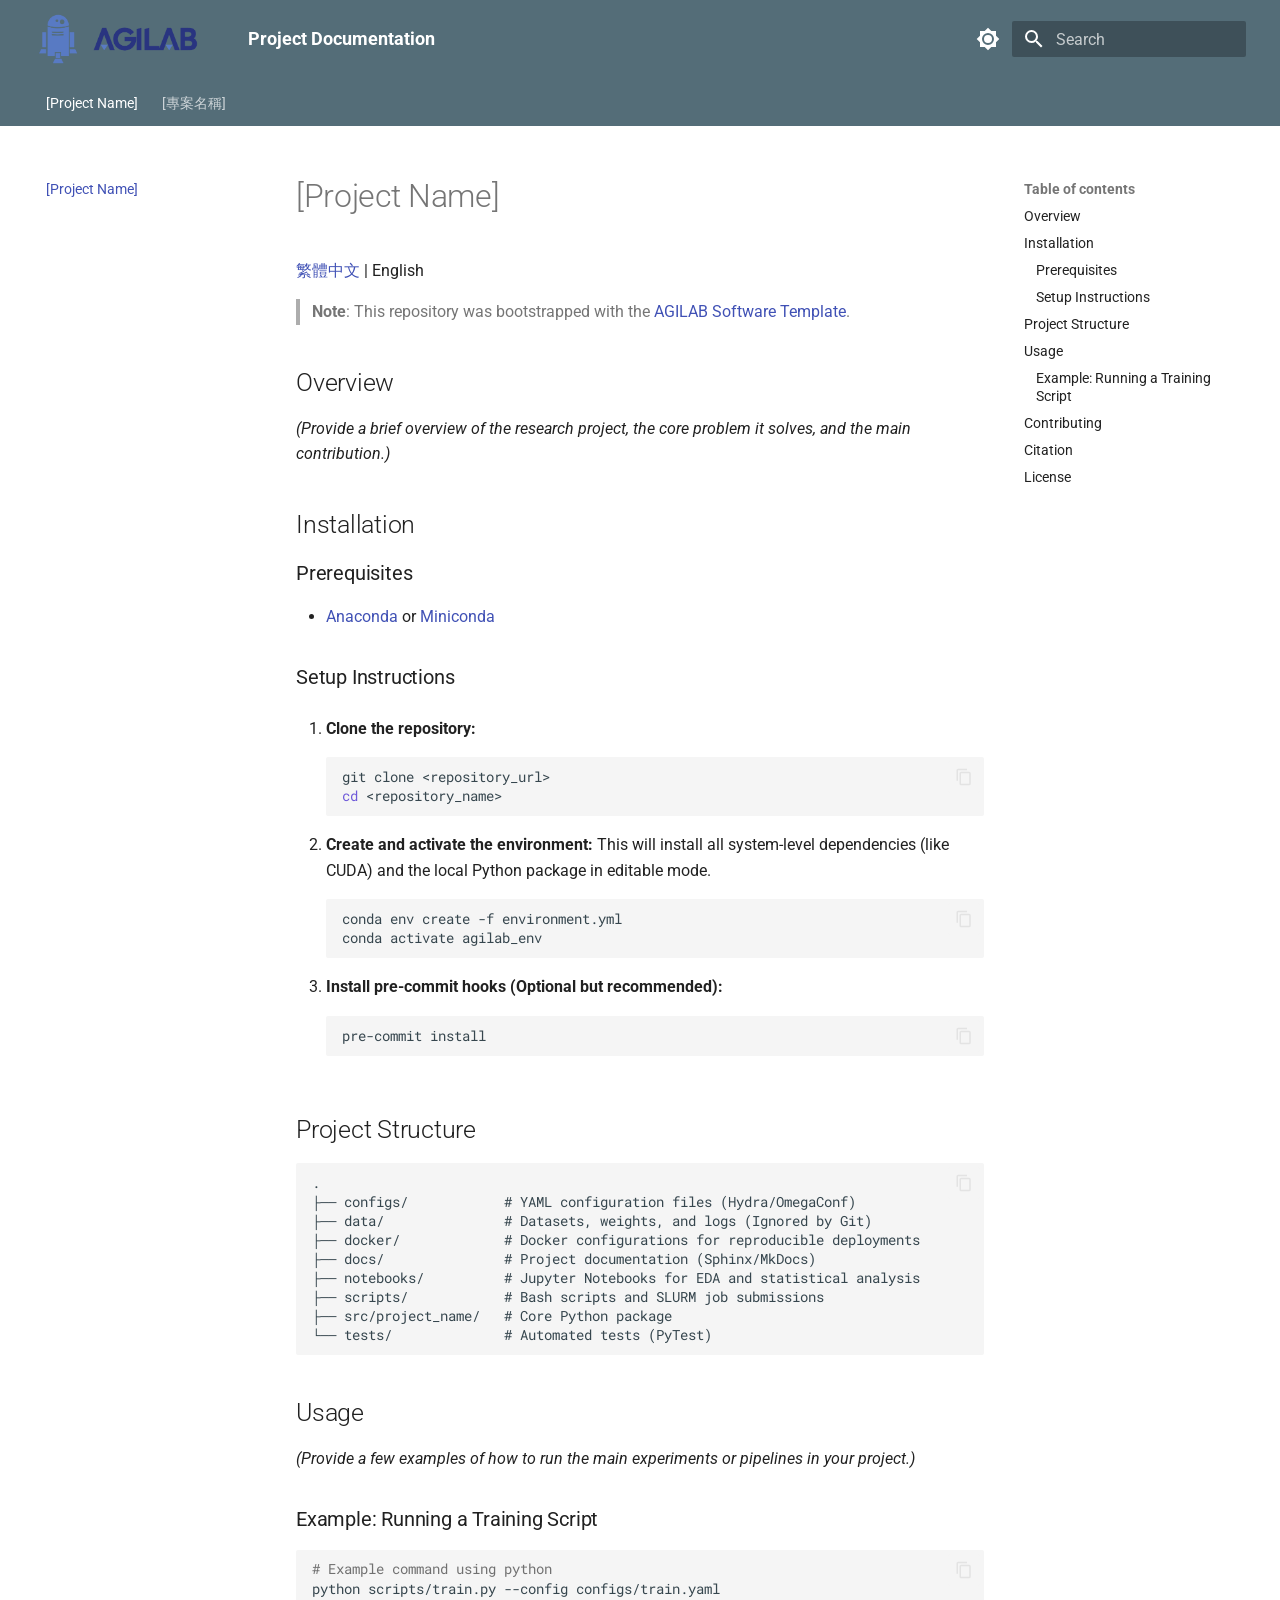
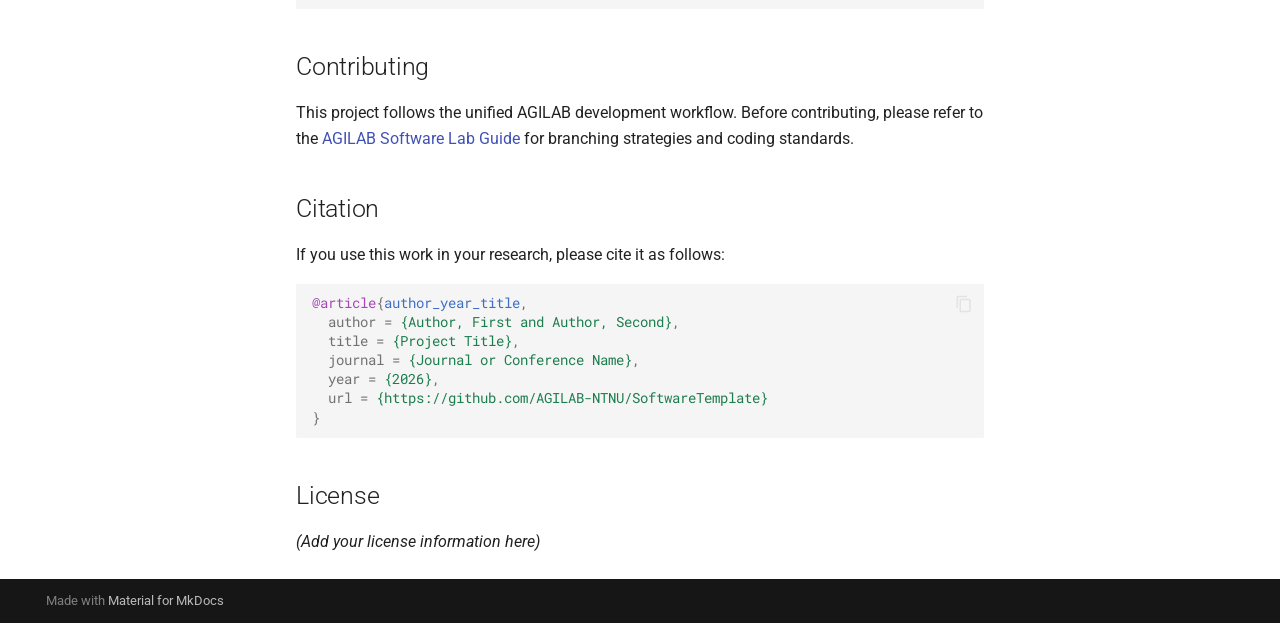
<file: index.html>
<!doctype html>
<html lang="en" class="no-js">
  <head>
    
      <meta charset="utf-8">
      <meta name="viewport" content="width=device-width,initial-scale=1">
      
        <meta name="description" content="Research project documentation built with AGILAB Software Template.">
      
      
      
        <link rel="canonical" href="https://<your-username>.github.io/<repository-name>/">
      
      
      
        <link rel="next" href="README_zh/">
      
      
        
      
      
      <link rel="icon" href="assets/images/logo/AGILAB_Logo.png">
      <meta name="generator" content="mkdocs-1.6.1, mkdocs-material-9.7.7">
    
    
      
        <title>Project Documentation</title>
      
    
    
      <link rel="stylesheet" href="assets/stylesheets/main.ec1eaa64.min.css">
      
        
        <link rel="stylesheet" href="assets/stylesheets/palette.ab4e12ef.min.css">
      
      


    
    
      
    
    
      
        
        
        <link rel="preconnect" href="https://fonts.gstatic.com" crossorigin>
        <link rel="stylesheet" href="https://fonts.googleapis.com/css?family=Roboto:300,300i,400,400i,700,700i%7CRoboto+Mono:400,400i,700,700i&display=fallback">
        <style>:root{--md-text-font:"Roboto";--md-code-font:"Roboto Mono"}</style>
      
    
    
      <link rel="stylesheet" href="assets/stylesheets/extra.css">
    
    <script>__md_scope=new URL(".",location),__md_hash=e=>[...e].reduce(((e,_)=>(e<<5)-e+_.charCodeAt(0)),0),__md_get=(e,_=localStorage,t=__md_scope)=>JSON.parse(_.getItem(t.pathname+"."+e)),__md_set=(e,_,t=localStorage,a=__md_scope)=>{try{t.setItem(a.pathname+"."+e,JSON.stringify(_))}catch(e){}}</script>
    
      

    
    
  </head>
  
  
    
    
      
    
    
    
    
    <body dir="ltr" data-md-color-scheme="default" data-md-color-primary="blue-grey" data-md-color-accent="indigo">
  
    
    <input class="md-toggle" data-md-toggle="drawer" type="checkbox" id="__drawer" autocomplete="off">
    <input class="md-toggle" data-md-toggle="search" type="checkbox" id="__search" autocomplete="off">
    <label class="md-overlay" for="__drawer"></label>
    <div data-md-component="skip">
      
        
        <a href="#project-name" class="md-skip">
          Skip to content
        </a>
      
    </div>
    <div data-md-component="announce">
      
    </div>
    
    
      

<header class="md-header" data-md-component="header">
  <nav class="md-header__inner md-grid" aria-label="Header">
    <a href="." title="Project Documentation" class="md-header__button md-logo" aria-label="Project Documentation" data-md-component="logo">
      
  <img src="assets/images/logo/AGILAB.png" alt="logo">

    </a>
    <label class="md-header__button md-icon" for="__drawer">
      
      <svg xmlns="http://www.w3.org/2000/svg" viewBox="0 0 24 24"><path d="M3 6h18v2H3zm0 5h18v2H3zm0 5h18v2H3z"/></svg>
    </label>
    <div class="md-header__title" data-md-component="header-title">
      <div class="md-header__ellipsis">
        <div class="md-header__topic">
          <span class="md-ellipsis">
            Project Documentation
          </span>
        </div>
        <div class="md-header__topic" data-md-component="header-topic">
          <span class="md-ellipsis">
            
              [Project Name]
            
          </span>
        </div>
      </div>
    </div>
    
      
        <form class="md-header__option" data-md-component="palette">
  
    
    
    
    <input class="md-option" data-md-color-media="(prefers-color-scheme: light)" data-md-color-scheme="default" data-md-color-primary="blue-grey" data-md-color-accent="indigo"  aria-label="Switch to dark mode"  type="radio" name="__palette" id="__palette_0">
    
      <label class="md-header__button md-icon" title="Switch to dark mode" for="__palette_1" hidden>
        <svg xmlns="http://www.w3.org/2000/svg" viewBox="0 0 24 24"><path d="M12 8a4 4 0 0 0-4 4 4 4 0 0 0 4 4 4 4 0 0 0 4-4 4 4 0 0 0-4-4m0 10a6 6 0 0 1-6-6 6 6 0 0 1 6-6 6 6 0 0 1 6 6 6 6 0 0 1-6 6m8-9.31V4h-4.69L12 .69 8.69 4H4v4.69L.69 12 4 15.31V20h4.69L12 23.31 15.31 20H20v-4.69L23.31 12z"/></svg>
      </label>
    
  
    
    
    
    <input class="md-option" data-md-color-media="(prefers-color-scheme: dark)" data-md-color-scheme="slate" data-md-color-primary="blue-grey" data-md-color-accent="indigo"  aria-label="Switch to light mode"  type="radio" name="__palette" id="__palette_1">
    
      <label class="md-header__button md-icon" title="Switch to light mode" for="__palette_0" hidden>
        <svg xmlns="http://www.w3.org/2000/svg" viewBox="0 0 24 24"><path d="M12 18c-.89 0-1.74-.2-2.5-.55C11.56 16.5 13 14.42 13 12s-1.44-4.5-3.5-5.45C10.26 6.2 11.11 6 12 6a6 6 0 0 1 6 6 6 6 0 0 1-6 6m8-9.31V4h-4.69L12 .69 8.69 4H4v4.69L.69 12 4 15.31V20h4.69L12 23.31 15.31 20H20v-4.69L23.31 12z"/></svg>
      </label>
    
  
</form>
      
    
    
      <script>var palette=__md_get("__palette");if(palette&&palette.color){if("(prefers-color-scheme)"===palette.color.media){var media=matchMedia("(prefers-color-scheme: light)"),input=document.querySelector(media.matches?"[data-md-color-media='(prefers-color-scheme: light)']":"[data-md-color-media='(prefers-color-scheme: dark)']");palette.color.media=input.getAttribute("data-md-color-media"),palette.color.scheme=input.getAttribute("data-md-color-scheme"),palette.color.primary=input.getAttribute("data-md-color-primary"),palette.color.accent=input.getAttribute("data-md-color-accent")}for(var[key,value]of Object.entries(palette.color))document.body.setAttribute("data-md-color-"+key,value)}</script>
    
    
    
      
      
        <label class="md-header__button md-icon" for="__search">
          
          <svg xmlns="http://www.w3.org/2000/svg" viewBox="0 0 24 24"><path d="M9.5 3A6.5 6.5 0 0 1 16 9.5c0 1.61-.59 3.09-1.56 4.23l.27.27h.79l5 5-1.5 1.5-5-5v-.79l-.27-.27A6.52 6.52 0 0 1 9.5 16 6.5 6.5 0 0 1 3 9.5 6.5 6.5 0 0 1 9.5 3m0 2C7 5 5 7 5 9.5S7 14 9.5 14 14 12 14 9.5 12 5 9.5 5"/></svg>
        </label>
        <div class="md-search" data-md-component="search" role="dialog">
  <label class="md-search__overlay" for="__search"></label>
  <div class="md-search__inner" role="search">
    <form class="md-search__form" name="search">
      <input type="text" class="md-search__input" name="query" aria-label="Search" placeholder="Search" autocapitalize="off" autocorrect="off" autocomplete="off" spellcheck="false" data-md-component="search-query" required>
      <label class="md-search__icon md-icon" for="__search">
        
        <svg xmlns="http://www.w3.org/2000/svg" viewBox="0 0 24 24"><path d="M9.5 3A6.5 6.5 0 0 1 16 9.5c0 1.61-.59 3.09-1.56 4.23l.27.27h.79l5 5-1.5 1.5-5-5v-.79l-.27-.27A6.52 6.52 0 0 1 9.5 16 6.5 6.5 0 0 1 3 9.5 6.5 6.5 0 0 1 9.5 3m0 2C7 5 5 7 5 9.5S7 14 9.5 14 14 12 14 9.5 12 5 9.5 5"/></svg>
        
        <svg xmlns="http://www.w3.org/2000/svg" viewBox="0 0 24 24"><path d="M20 11v2H8l5.5 5.5-1.42 1.42L4.16 12l7.92-7.92L13.5 5.5 8 11z"/></svg>
      </label>
      <nav class="md-search__options" aria-label="Search">
        
        <button type="reset" class="md-search__icon md-icon" title="Clear" aria-label="Clear" tabindex="-1">
          
          <svg xmlns="http://www.w3.org/2000/svg" viewBox="0 0 24 24"><path d="M19 6.41 17.59 5 12 10.59 6.41 5 5 6.41 10.59 12 5 17.59 6.41 19 12 13.41 17.59 19 19 17.59 13.41 12z"/></svg>
        </button>
      </nav>
      
        <div class="md-search__suggest" data-md-component="search-suggest"></div>
      
    </form>
    <div class="md-search__output">
      <div class="md-search__scrollwrap" tabindex="0" data-md-scrollfix>
        <div class="md-search-result" data-md-component="search-result">
          <div class="md-search-result__meta">
            Initializing search
          </div>
          <ol class="md-search-result__list" role="presentation"></ol>
        </div>
      </div>
    </div>
  </div>
</div>
      
    
    
  </nav>
  
</header>
    
    <div class="md-container" data-md-component="container">
      
      
        
          
            
<nav class="md-tabs" aria-label="Tabs" data-md-component="tabs">
  <div class="md-grid">
    <ul class="md-tabs__list">
      
        
  
  
  
    
  
  
    <li class="md-tabs__item md-tabs__item--active">
      <a href="." class="md-tabs__link">
        
  
  
    
  
  [Project Name]

      </a>
    </li>
  

      
        
  
  
  
  
    <li class="md-tabs__item">
      <a href="README_zh/" class="md-tabs__link">
        
  
  
    
  
  [專案名稱]

      </a>
    </li>
  

      
    </ul>
  </div>
</nav>
          
        
      
      <main class="md-main" data-md-component="main">
        <div class="md-main__inner md-grid">
          
            
              
              <div class="md-sidebar md-sidebar--primary" data-md-component="sidebar" data-md-type="navigation" >
                <div class="md-sidebar__scrollwrap">
                  <div class="md-sidebar__inner">
                    


  


<nav class="md-nav md-nav--primary md-nav--lifted" aria-label="Navigation" data-md-level="0">
  <label class="md-nav__title" for="__drawer">
    <a href="." title="Project Documentation" class="md-nav__button md-logo" aria-label="Project Documentation" data-md-component="logo">
      
  <img src="assets/images/logo/AGILAB.png" alt="logo">

    </a>
    Project Documentation
  </label>
  
  <ul class="md-nav__list" data-md-scrollfix>
    
      
      
  
  
    
  
  
  
    <li class="md-nav__item md-nav__item--active">
      
      <input class="md-nav__toggle md-toggle" type="checkbox" id="__toc">
      
      
        
      
      
        <label class="md-nav__link md-nav__link--active" for="__toc">
          
  
  
  <span class="md-ellipsis">
    
  
    [Project Name]
  

    
  </span>
  
  

          <span class="md-nav__icon md-icon"></span>
        </label>
      
      <a href="." class="md-nav__link md-nav__link--active">
        
  
  
  <span class="md-ellipsis">
    
  
    [Project Name]
  

    
  </span>
  
  

      </a>
      
        

<nav class="md-nav md-nav--secondary" aria-label="Table of contents">
  
  
  
    
  
  
    <label class="md-nav__title" for="__toc">
      <span class="md-nav__icon md-icon"></span>
      Table of contents
    </label>
    <ul class="md-nav__list" data-md-component="toc" data-md-scrollfix>
      
        <li class="md-nav__item">
  <a href="#overview" class="md-nav__link">
    <span class="md-ellipsis">
      
        Overview
      
    </span>
  </a>
  
</li>
      
        <li class="md-nav__item">
  <a href="#installation" class="md-nav__link">
    <span class="md-ellipsis">
      
        Installation
      
    </span>
  </a>
  
    <nav class="md-nav" aria-label="Installation">
      <ul class="md-nav__list">
        
          <li class="md-nav__item">
  <a href="#prerequisites" class="md-nav__link">
    <span class="md-ellipsis">
      
        Prerequisites
      
    </span>
  </a>
  
</li>
        
          <li class="md-nav__item">
  <a href="#setup-instructions" class="md-nav__link">
    <span class="md-ellipsis">
      
        Setup Instructions
      
    </span>
  </a>
  
</li>
        
      </ul>
    </nav>
  
</li>
      
        <li class="md-nav__item">
  <a href="#project-structure" class="md-nav__link">
    <span class="md-ellipsis">
      
        Project Structure
      
    </span>
  </a>
  
</li>
      
        <li class="md-nav__item">
  <a href="#usage" class="md-nav__link">
    <span class="md-ellipsis">
      
        Usage
      
    </span>
  </a>
  
    <nav class="md-nav" aria-label="Usage">
      <ul class="md-nav__list">
        
          <li class="md-nav__item">
  <a href="#example-running-a-training-script" class="md-nav__link">
    <span class="md-ellipsis">
      
        Example: Running a Training Script
      
    </span>
  </a>
  
</li>
        
      </ul>
    </nav>
  
</li>
      
        <li class="md-nav__item">
  <a href="#contributing" class="md-nav__link">
    <span class="md-ellipsis">
      
        Contributing
      
    </span>
  </a>
  
</li>
      
        <li class="md-nav__item">
  <a href="#citation" class="md-nav__link">
    <span class="md-ellipsis">
      
        Citation
      
    </span>
  </a>
  
</li>
      
        <li class="md-nav__item">
  <a href="#license" class="md-nav__link">
    <span class="md-ellipsis">
      
        License
      
    </span>
  </a>
  
</li>
      
    </ul>
  
</nav>
      
    </li>
  

    
      
      
  
  
  
  
    <li class="md-nav__item">
      <a href="README_zh/" class="md-nav__link">
        
  
  
  <span class="md-ellipsis">
    
  
    [專案名稱]
  

    
  </span>
  
  

      </a>
    </li>
  

    
  </ul>
</nav>
                  </div>
                </div>
              </div>
            
            
              
              <div class="md-sidebar md-sidebar--secondary" data-md-component="sidebar" data-md-type="toc" >
                <div class="md-sidebar__scrollwrap">
                  <div class="md-sidebar__inner">
                    

<nav class="md-nav md-nav--secondary" aria-label="Table of contents">
  
  
  
    
  
  
    <label class="md-nav__title" for="__toc">
      <span class="md-nav__icon md-icon"></span>
      Table of contents
    </label>
    <ul class="md-nav__list" data-md-component="toc" data-md-scrollfix>
      
        <li class="md-nav__item">
  <a href="#overview" class="md-nav__link">
    <span class="md-ellipsis">
      
        Overview
      
    </span>
  </a>
  
</li>
      
        <li class="md-nav__item">
  <a href="#installation" class="md-nav__link">
    <span class="md-ellipsis">
      
        Installation
      
    </span>
  </a>
  
    <nav class="md-nav" aria-label="Installation">
      <ul class="md-nav__list">
        
          <li class="md-nav__item">
  <a href="#prerequisites" class="md-nav__link">
    <span class="md-ellipsis">
      
        Prerequisites
      
    </span>
  </a>
  
</li>
        
          <li class="md-nav__item">
  <a href="#setup-instructions" class="md-nav__link">
    <span class="md-ellipsis">
      
        Setup Instructions
      
    </span>
  </a>
  
</li>
        
      </ul>
    </nav>
  
</li>
      
        <li class="md-nav__item">
  <a href="#project-structure" class="md-nav__link">
    <span class="md-ellipsis">
      
        Project Structure
      
    </span>
  </a>
  
</li>
      
        <li class="md-nav__item">
  <a href="#usage" class="md-nav__link">
    <span class="md-ellipsis">
      
        Usage
      
    </span>
  </a>
  
    <nav class="md-nav" aria-label="Usage">
      <ul class="md-nav__list">
        
          <li class="md-nav__item">
  <a href="#example-running-a-training-script" class="md-nav__link">
    <span class="md-ellipsis">
      
        Example: Running a Training Script
      
    </span>
  </a>
  
</li>
        
      </ul>
    </nav>
  
</li>
      
        <li class="md-nav__item">
  <a href="#contributing" class="md-nav__link">
    <span class="md-ellipsis">
      
        Contributing
      
    </span>
  </a>
  
</li>
      
        <li class="md-nav__item">
  <a href="#citation" class="md-nav__link">
    <span class="md-ellipsis">
      
        Citation
      
    </span>
  </a>
  
</li>
      
        <li class="md-nav__item">
  <a href="#license" class="md-nav__link">
    <span class="md-ellipsis">
      
        License
      
    </span>
  </a>
  
</li>
      
    </ul>
  
</nav>
                  </div>
                </div>
              </div>
            
          
          
            <div class="md-content" data-md-component="content">
              
              <article class="md-content__inner md-typeset">
                
                  



<h1 id="project-name">[Project Name]</h1>
<p><a href="README_zh/">繁體中文</a> | English</p>
<blockquote>
<p><strong>Note</strong>: This repository was bootstrapped with the <a href="https://github.com/AGILAB-NTNU/SoftwareTemplate">AGILAB Software Template</a>.</p>
</blockquote>
<h2 id="overview">Overview</h2>
<p><em>(Provide a brief overview of the research project, the core problem it solves, and the main contribution.)</em></p>
<h2 id="installation">Installation</h2>
<h3 id="prerequisites">Prerequisites</h3>
<ul>
<li><a href="https://www.anaconda.com/products/distribution">Anaconda</a> or <a href="https://docs.conda.io/en/latest/miniconda.html">Miniconda</a></li>
</ul>
<h3 id="setup-instructions">Setup Instructions</h3>
<ol>
<li>
<p><strong>Clone the repository:</strong>
   <div class="highlight"><pre><span></span><code><a id="__codelineno-0-1" name="__codelineno-0-1" href="#__codelineno-0-1"></a>git<span class="w"> </span>clone<span class="w"> </span>&lt;repository_url&gt;
<a id="__codelineno-0-2" name="__codelineno-0-2" href="#__codelineno-0-2"></a><span class="nb">cd</span><span class="w"> </span>&lt;repository_name&gt;
</code></pre></div></p>
</li>
<li>
<p><strong>Create and activate the environment:</strong>
   This will install all system-level dependencies (like CUDA) and the local Python package in editable mode.
   <div class="highlight"><pre><span></span><code><a id="__codelineno-1-1" name="__codelineno-1-1" href="#__codelineno-1-1"></a>conda<span class="w"> </span>env<span class="w"> </span>create<span class="w"> </span>-f<span class="w"> </span>environment.yml
<a id="__codelineno-1-2" name="__codelineno-1-2" href="#__codelineno-1-2"></a>conda<span class="w"> </span>activate<span class="w"> </span>agilab_env
</code></pre></div></p>
</li>
<li>
<p><strong>Install pre-commit hooks (Optional but recommended):</strong>
   <div class="highlight"><pre><span></span><code><a id="__codelineno-2-1" name="__codelineno-2-1" href="#__codelineno-2-1"></a>pre-commit<span class="w"> </span>install
</code></pre></div></p>
</li>
</ol>
<h2 id="project-structure">Project Structure</h2>
<div class="highlight"><pre><span></span><code><a id="__codelineno-3-1" name="__codelineno-3-1" href="#__codelineno-3-1"></a>.
<a id="__codelineno-3-2" name="__codelineno-3-2" href="#__codelineno-3-2"></a>├── configs/            # YAML configuration files (Hydra/OmegaConf)
<a id="__codelineno-3-3" name="__codelineno-3-3" href="#__codelineno-3-3"></a>├── data/               # Datasets, weights, and logs (Ignored by Git)
<a id="__codelineno-3-4" name="__codelineno-3-4" href="#__codelineno-3-4"></a>├── docker/             # Docker configurations for reproducible deployments
<a id="__codelineno-3-5" name="__codelineno-3-5" href="#__codelineno-3-5"></a>├── docs/               # Project documentation (Sphinx/MkDocs)
<a id="__codelineno-3-6" name="__codelineno-3-6" href="#__codelineno-3-6"></a>├── notebooks/          # Jupyter Notebooks for EDA and statistical analysis
<a id="__codelineno-3-7" name="__codelineno-3-7" href="#__codelineno-3-7"></a>├── scripts/            # Bash scripts and SLURM job submissions
<a id="__codelineno-3-8" name="__codelineno-3-8" href="#__codelineno-3-8"></a>├── src/project_name/   # Core Python package
<a id="__codelineno-3-9" name="__codelineno-3-9" href="#__codelineno-3-9"></a>└── tests/              # Automated tests (PyTest)
</code></pre></div>
<h2 id="usage">Usage</h2>
<p><em>(Provide a few examples of how to run the main experiments or pipelines in your project.)</em></p>
<h3 id="example-running-a-training-script">Example: Running a Training Script</h3>
<div class="highlight"><pre><span></span><code><a id="__codelineno-4-1" name="__codelineno-4-1" href="#__codelineno-4-1"></a><span class="c1"># Example command using python</span>
<a id="__codelineno-4-2" name="__codelineno-4-2" href="#__codelineno-4-2"></a>python<span class="w"> </span>scripts/train.py<span class="w"> </span>--config<span class="w"> </span>configs/train.yaml
</code></pre></div>
<h2 id="contributing">Contributing</h2>
<p>This project follows the unified AGILAB development workflow. Before contributing, please refer to the <a href="https://agilab-ntnu.github.io/AGILAB_Software_Lab_Guide/en/contributing/">AGILAB Software Lab Guide</a> for branching strategies and coding standards.</p>
<h2 id="citation">Citation</h2>
<p>If you use this work in your research, please cite it as follows:</p>
<div class="highlight"><pre><span></span><code><a id="__codelineno-5-1" name="__codelineno-5-1" href="#__codelineno-5-1"></a><span class="nc">@article</span><span class="p">{</span><span class="nl">author_year_title</span><span class="p">,</span>
<a id="__codelineno-5-2" name="__codelineno-5-2" href="#__codelineno-5-2"></a><span class="w">  </span><span class="na">author</span><span class="w"> </span><span class="p">=</span><span class="w"> </span><span class="s">{Author, First and Author, Second}</span><span class="p">,</span>
<a id="__codelineno-5-3" name="__codelineno-5-3" href="#__codelineno-5-3"></a><span class="w">  </span><span class="na">title</span><span class="w"> </span><span class="p">=</span><span class="w"> </span><span class="s">{Project Title}</span><span class="p">,</span>
<a id="__codelineno-5-4" name="__codelineno-5-4" href="#__codelineno-5-4"></a><span class="w">  </span><span class="na">journal</span><span class="w"> </span><span class="p">=</span><span class="w"> </span><span class="s">{Journal or Conference Name}</span><span class="p">,</span>
<a id="__codelineno-5-5" name="__codelineno-5-5" href="#__codelineno-5-5"></a><span class="w">  </span><span class="na">year</span><span class="w"> </span><span class="p">=</span><span class="w"> </span><span class="s">{2026}</span><span class="p">,</span>
<a id="__codelineno-5-6" name="__codelineno-5-6" href="#__codelineno-5-6"></a><span class="w">  </span><span class="na">url</span><span class="w"> </span><span class="p">=</span><span class="w"> </span><span class="s">{https://github.com/AGILAB-NTNU/SoftwareTemplate}</span>
<a id="__codelineno-5-7" name="__codelineno-5-7" href="#__codelineno-5-7"></a><span class="p">}</span>
</code></pre></div>
<h2 id="license">License</h2>
<p><em>(Add your license information here)</em></p>












                
              </article>
            </div>
          
          
<script>var target=document.getElementById(location.hash.slice(1));target&&target.name&&(target.checked=target.name.startsWith("__tabbed_"))</script>
        </div>
        
          <button type="button" class="md-top md-icon" data-md-component="top" hidden>
  
  <svg xmlns="http://www.w3.org/2000/svg" viewBox="0 0 24 24"><path d="M13 20h-2V8l-5.5 5.5-1.42-1.42L12 4.16l7.92 7.92-1.42 1.42L13 8z"/></svg>
  Back to top
</button>
        
      </main>
      
        <footer class="md-footer">
  
  <div class="md-footer-meta md-typeset">
    <div class="md-footer-meta__inner md-grid">
      <div class="md-copyright">
  
  
    Made with
    <a href="https://squidfunk.github.io/mkdocs-material/" target="_blank" rel="noopener">
      Material for MkDocs
    </a>
  
</div>
      
    </div>
  </div>
</footer>
      
    </div>
    <div class="md-dialog" data-md-component="dialog">
      <div class="md-dialog__inner md-typeset"></div>
    </div>
    
    
    
      
      
      <script id="__config" type="application/json">{"annotate": null, "base": ".", "features": ["navigation.tabs", "navigation.sections", "navigation.top", "search.suggest", "search.highlight", "content.code.copy"], "search": "assets/javascripts/workers/search.2c215733.min.js", "tags": null, "translations": {"clipboard.copied": "Copied to clipboard", "clipboard.copy": "Copy to clipboard", "search.result.more.one": "1 more on this page", "search.result.more.other": "# more on this page", "search.result.none": "No matching documents", "search.result.one": "1 matching document", "search.result.other": "# matching documents", "search.result.placeholder": "Type to start searching", "search.result.term.missing": "Missing", "select.version": "Select version"}, "version": null}</script>
    
    
      <script src="assets/javascripts/bundle.d7400e89.min.js"></script>
      
    
  </body>
</html>
</file>
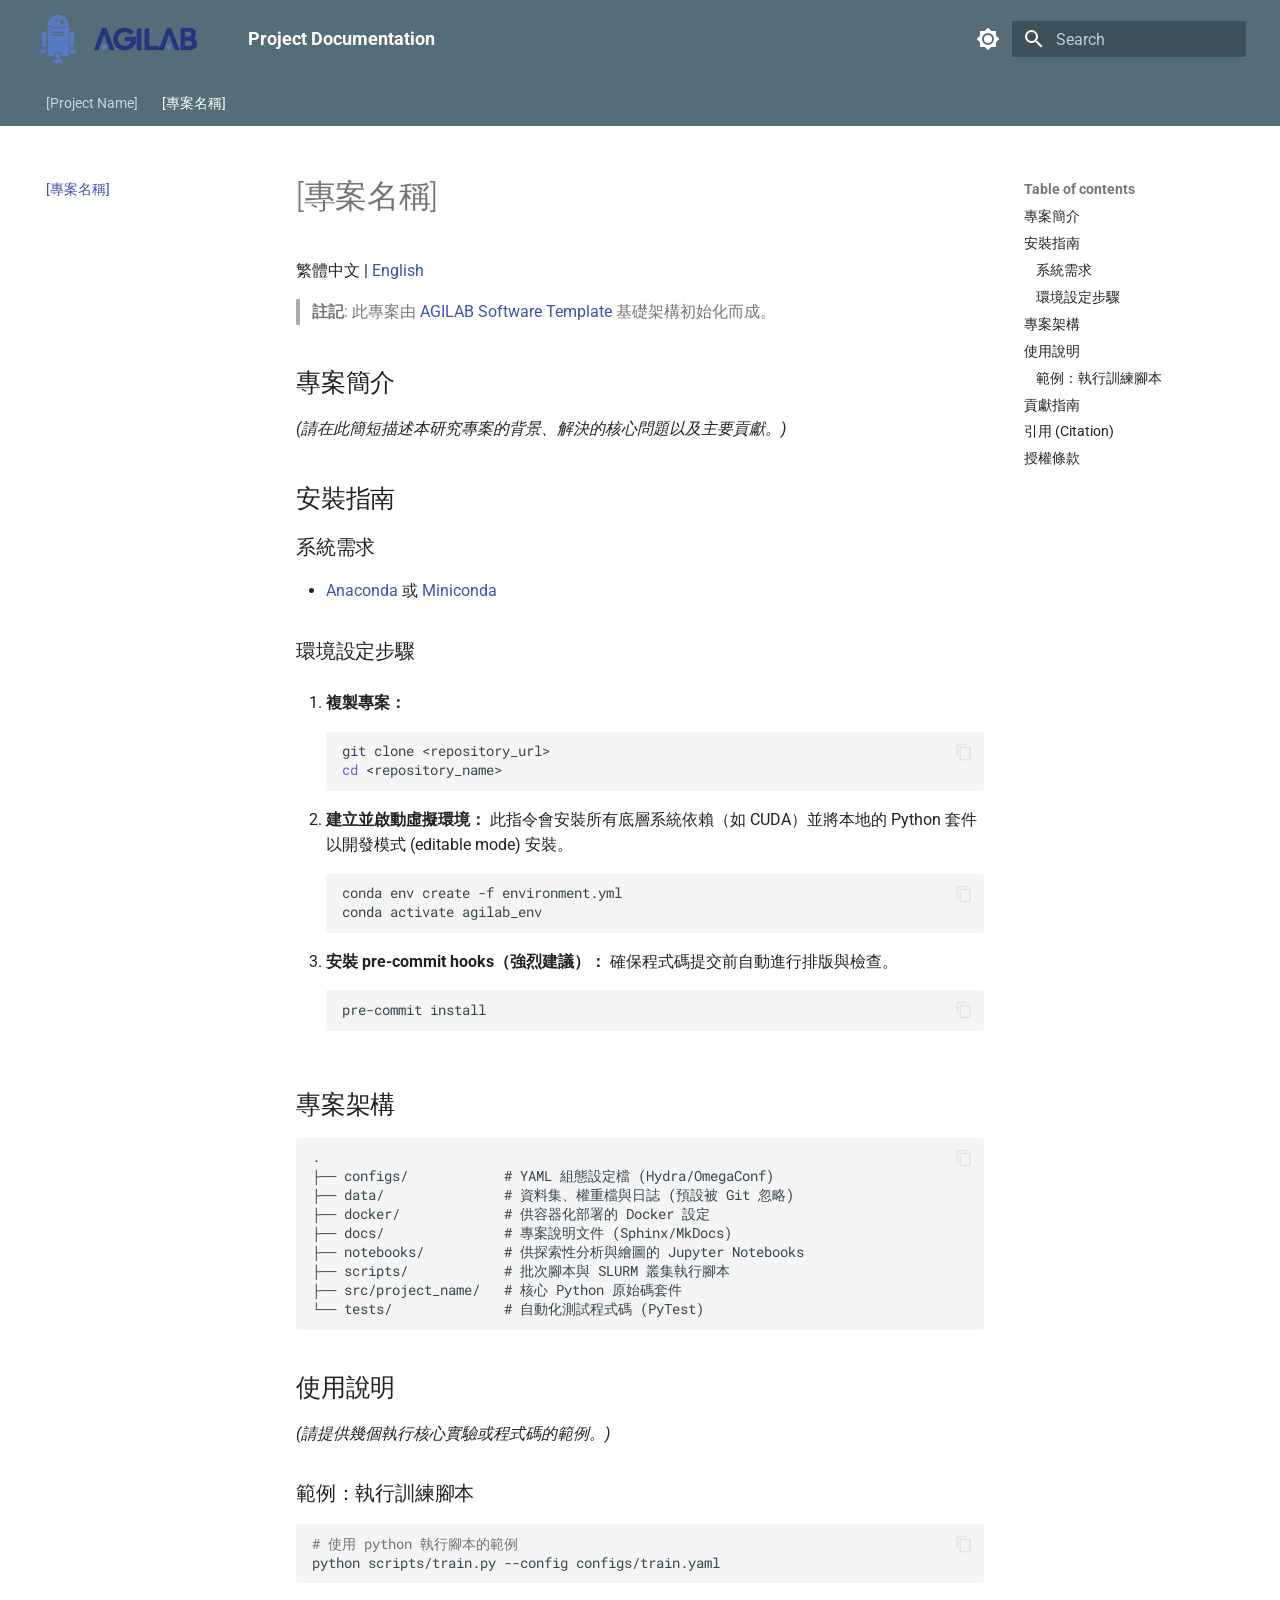
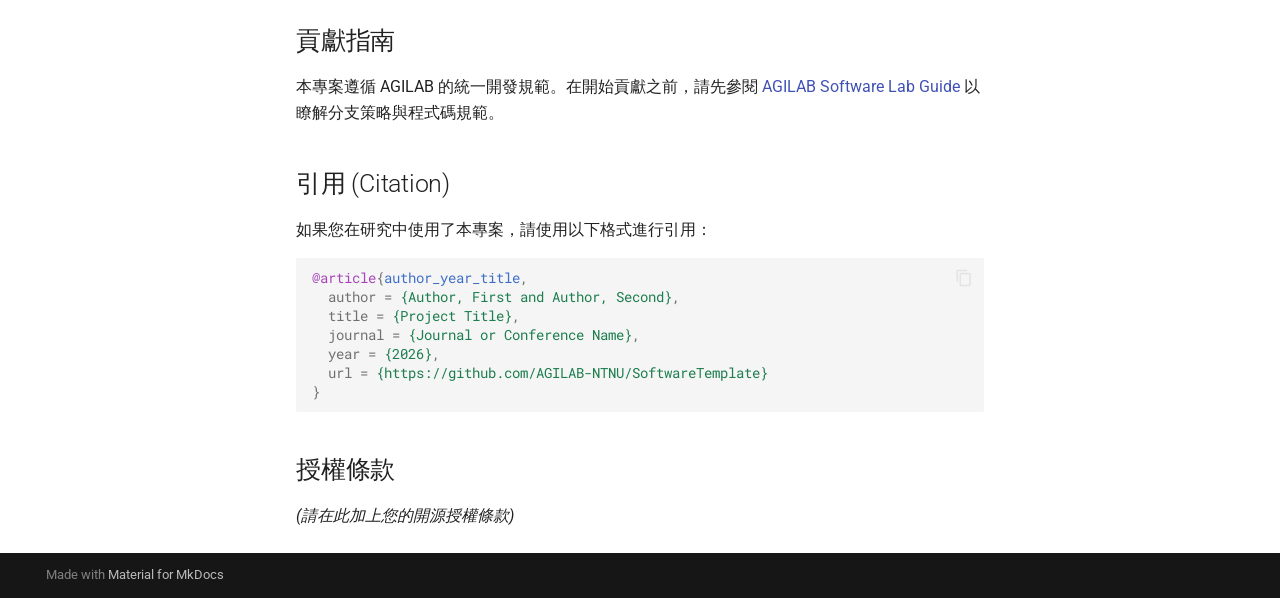
<file: README_zh/index.html>
<!doctype html>
<html lang="en" class="no-js">
  <head>
    
      <meta charset="utf-8">
      <meta name="viewport" content="width=device-width,initial-scale=1">
      
        <meta name="description" content="Research project documentation built with AGILAB Software Template.">
      
      
      
        <link rel="canonical" href="https://<your-username>.github.io/<repository-name>/README_zh/">
      
      
        <link rel="prev" href="..">
      
      
      
        
      
      
      <link rel="icon" href="../assets/images/logo/AGILAB_Logo.png">
      <meta name="generator" content="mkdocs-1.6.1, mkdocs-material-9.7.7">
    
    
      
        <title>[專案名稱] - Project Documentation</title>
      
    
    
      <link rel="stylesheet" href="../assets/stylesheets/main.ec1eaa64.min.css">
      
        
        <link rel="stylesheet" href="../assets/stylesheets/palette.ab4e12ef.min.css">
      
      


    
    
      
    
    
      
        
        
        <link rel="preconnect" href="https://fonts.gstatic.com" crossorigin>
        <link rel="stylesheet" href="https://fonts.googleapis.com/css?family=Roboto:300,300i,400,400i,700,700i%7CRoboto+Mono:400,400i,700,700i&display=fallback">
        <style>:root{--md-text-font:"Roboto";--md-code-font:"Roboto Mono"}</style>
      
    
    
      <link rel="stylesheet" href="../assets/stylesheets/extra.css">
    
    <script>__md_scope=new URL("..",location),__md_hash=e=>[...e].reduce(((e,_)=>(e<<5)-e+_.charCodeAt(0)),0),__md_get=(e,_=localStorage,t=__md_scope)=>JSON.parse(_.getItem(t.pathname+"."+e)),__md_set=(e,_,t=localStorage,a=__md_scope)=>{try{t.setItem(a.pathname+"."+e,JSON.stringify(_))}catch(e){}}</script>
    
      

    
    
  </head>
  
  
    
    
      
    
    
    
    
    <body dir="ltr" data-md-color-scheme="default" data-md-color-primary="blue-grey" data-md-color-accent="indigo">
  
    
    <input class="md-toggle" data-md-toggle="drawer" type="checkbox" id="__drawer" autocomplete="off">
    <input class="md-toggle" data-md-toggle="search" type="checkbox" id="__search" autocomplete="off">
    <label class="md-overlay" for="__drawer"></label>
    <div data-md-component="skip">
      
        
        <a href="#_1" class="md-skip">
          Skip to content
        </a>
      
    </div>
    <div data-md-component="announce">
      
    </div>
    
    
      

<header class="md-header" data-md-component="header">
  <nav class="md-header__inner md-grid" aria-label="Header">
    <a href=".." title="Project Documentation" class="md-header__button md-logo" aria-label="Project Documentation" data-md-component="logo">
      
  <img src="../assets/images/logo/AGILAB.png" alt="logo">

    </a>
    <label class="md-header__button md-icon" for="__drawer">
      
      <svg xmlns="http://www.w3.org/2000/svg" viewBox="0 0 24 24"><path d="M3 6h18v2H3zm0 5h18v2H3zm0 5h18v2H3z"/></svg>
    </label>
    <div class="md-header__title" data-md-component="header-title">
      <div class="md-header__ellipsis">
        <div class="md-header__topic">
          <span class="md-ellipsis">
            Project Documentation
          </span>
        </div>
        <div class="md-header__topic" data-md-component="header-topic">
          <span class="md-ellipsis">
            
              [專案名稱]
            
          </span>
        </div>
      </div>
    </div>
    
      
        <form class="md-header__option" data-md-component="palette">
  
    
    
    
    <input class="md-option" data-md-color-media="(prefers-color-scheme: light)" data-md-color-scheme="default" data-md-color-primary="blue-grey" data-md-color-accent="indigo"  aria-label="Switch to dark mode"  type="radio" name="__palette" id="__palette_0">
    
      <label class="md-header__button md-icon" title="Switch to dark mode" for="__palette_1" hidden>
        <svg xmlns="http://www.w3.org/2000/svg" viewBox="0 0 24 24"><path d="M12 8a4 4 0 0 0-4 4 4 4 0 0 0 4 4 4 4 0 0 0 4-4 4 4 0 0 0-4-4m0 10a6 6 0 0 1-6-6 6 6 0 0 1 6-6 6 6 0 0 1 6 6 6 6 0 0 1-6 6m8-9.31V4h-4.69L12 .69 8.69 4H4v4.69L.69 12 4 15.31V20h4.69L12 23.31 15.31 20H20v-4.69L23.31 12z"/></svg>
      </label>
    
  
    
    
    
    <input class="md-option" data-md-color-media="(prefers-color-scheme: dark)" data-md-color-scheme="slate" data-md-color-primary="blue-grey" data-md-color-accent="indigo"  aria-label="Switch to light mode"  type="radio" name="__palette" id="__palette_1">
    
      <label class="md-header__button md-icon" title="Switch to light mode" for="__palette_0" hidden>
        <svg xmlns="http://www.w3.org/2000/svg" viewBox="0 0 24 24"><path d="M12 18c-.89 0-1.74-.2-2.5-.55C11.56 16.5 13 14.42 13 12s-1.44-4.5-3.5-5.45C10.26 6.2 11.11 6 12 6a6 6 0 0 1 6 6 6 6 0 0 1-6 6m8-9.31V4h-4.69L12 .69 8.69 4H4v4.69L.69 12 4 15.31V20h4.69L12 23.31 15.31 20H20v-4.69L23.31 12z"/></svg>
      </label>
    
  
</form>
      
    
    
      <script>var palette=__md_get("__palette");if(palette&&palette.color){if("(prefers-color-scheme)"===palette.color.media){var media=matchMedia("(prefers-color-scheme: light)"),input=document.querySelector(media.matches?"[data-md-color-media='(prefers-color-scheme: light)']":"[data-md-color-media='(prefers-color-scheme: dark)']");palette.color.media=input.getAttribute("data-md-color-media"),palette.color.scheme=input.getAttribute("data-md-color-scheme"),palette.color.primary=input.getAttribute("data-md-color-primary"),palette.color.accent=input.getAttribute("data-md-color-accent")}for(var[key,value]of Object.entries(palette.color))document.body.setAttribute("data-md-color-"+key,value)}</script>
    
    
    
      
      
        <label class="md-header__button md-icon" for="__search">
          
          <svg xmlns="http://www.w3.org/2000/svg" viewBox="0 0 24 24"><path d="M9.5 3A6.5 6.5 0 0 1 16 9.5c0 1.61-.59 3.09-1.56 4.23l.27.27h.79l5 5-1.5 1.5-5-5v-.79l-.27-.27A6.52 6.52 0 0 1 9.5 16 6.5 6.5 0 0 1 3 9.5 6.5 6.5 0 0 1 9.5 3m0 2C7 5 5 7 5 9.5S7 14 9.5 14 14 12 14 9.5 12 5 9.5 5"/></svg>
        </label>
        <div class="md-search" data-md-component="search" role="dialog">
  <label class="md-search__overlay" for="__search"></label>
  <div class="md-search__inner" role="search">
    <form class="md-search__form" name="search">
      <input type="text" class="md-search__input" name="query" aria-label="Search" placeholder="Search" autocapitalize="off" autocorrect="off" autocomplete="off" spellcheck="false" data-md-component="search-query" required>
      <label class="md-search__icon md-icon" for="__search">
        
        <svg xmlns="http://www.w3.org/2000/svg" viewBox="0 0 24 24"><path d="M9.5 3A6.5 6.5 0 0 1 16 9.5c0 1.61-.59 3.09-1.56 4.23l.27.27h.79l5 5-1.5 1.5-5-5v-.79l-.27-.27A6.52 6.52 0 0 1 9.5 16 6.5 6.5 0 0 1 3 9.5 6.5 6.5 0 0 1 9.5 3m0 2C7 5 5 7 5 9.5S7 14 9.5 14 14 12 14 9.5 12 5 9.5 5"/></svg>
        
        <svg xmlns="http://www.w3.org/2000/svg" viewBox="0 0 24 24"><path d="M20 11v2H8l5.5 5.5-1.42 1.42L4.16 12l7.92-7.92L13.5 5.5 8 11z"/></svg>
      </label>
      <nav class="md-search__options" aria-label="Search">
        
        <button type="reset" class="md-search__icon md-icon" title="Clear" aria-label="Clear" tabindex="-1">
          
          <svg xmlns="http://www.w3.org/2000/svg" viewBox="0 0 24 24"><path d="M19 6.41 17.59 5 12 10.59 6.41 5 5 6.41 10.59 12 5 17.59 6.41 19 12 13.41 17.59 19 19 17.59 13.41 12z"/></svg>
        </button>
      </nav>
      
        <div class="md-search__suggest" data-md-component="search-suggest"></div>
      
    </form>
    <div class="md-search__output">
      <div class="md-search__scrollwrap" tabindex="0" data-md-scrollfix>
        <div class="md-search-result" data-md-component="search-result">
          <div class="md-search-result__meta">
            Initializing search
          </div>
          <ol class="md-search-result__list" role="presentation"></ol>
        </div>
      </div>
    </div>
  </div>
</div>
      
    
    
  </nav>
  
</header>
    
    <div class="md-container" data-md-component="container">
      
      
        
          
            
<nav class="md-tabs" aria-label="Tabs" data-md-component="tabs">
  <div class="md-grid">
    <ul class="md-tabs__list">
      
        
  
  
  
  
    <li class="md-tabs__item">
      <a href=".." class="md-tabs__link">
        
  
  
    
  
  [Project Name]

      </a>
    </li>
  

      
        
  
  
  
    
  
  
    <li class="md-tabs__item md-tabs__item--active">
      <a href="./" class="md-tabs__link">
        
  
  
    
  
  [專案名稱]

      </a>
    </li>
  

      
    </ul>
  </div>
</nav>
          
        
      
      <main class="md-main" data-md-component="main">
        <div class="md-main__inner md-grid">
          
            
              
              <div class="md-sidebar md-sidebar--primary" data-md-component="sidebar" data-md-type="navigation" >
                <div class="md-sidebar__scrollwrap">
                  <div class="md-sidebar__inner">
                    


  


<nav class="md-nav md-nav--primary md-nav--lifted" aria-label="Navigation" data-md-level="0">
  <label class="md-nav__title" for="__drawer">
    <a href=".." title="Project Documentation" class="md-nav__button md-logo" aria-label="Project Documentation" data-md-component="logo">
      
  <img src="../assets/images/logo/AGILAB.png" alt="logo">

    </a>
    Project Documentation
  </label>
  
  <ul class="md-nav__list" data-md-scrollfix>
    
      
      
  
  
  
  
    <li class="md-nav__item">
      <a href=".." class="md-nav__link">
        
  
  
  <span class="md-ellipsis">
    
  
    [Project Name]
  

    
  </span>
  
  

      </a>
    </li>
  

    
      
      
  
  
    
  
  
  
    <li class="md-nav__item md-nav__item--active">
      
      <input class="md-nav__toggle md-toggle" type="checkbox" id="__toc">
      
      
        
      
      
        <label class="md-nav__link md-nav__link--active" for="__toc">
          
  
  
  <span class="md-ellipsis">
    
  
    [專案名稱]
  

    
  </span>
  
  

          <span class="md-nav__icon md-icon"></span>
        </label>
      
      <a href="./" class="md-nav__link md-nav__link--active">
        
  
  
  <span class="md-ellipsis">
    
  
    [專案名稱]
  

    
  </span>
  
  

      </a>
      
        

<nav class="md-nav md-nav--secondary" aria-label="Table of contents">
  
  
  
    
  
  
    <label class="md-nav__title" for="__toc">
      <span class="md-nav__icon md-icon"></span>
      Table of contents
    </label>
    <ul class="md-nav__list" data-md-component="toc" data-md-scrollfix>
      
        <li class="md-nav__item">
  <a href="#_2" class="md-nav__link">
    <span class="md-ellipsis">
      
        專案簡介
      
    </span>
  </a>
  
</li>
      
        <li class="md-nav__item">
  <a href="#_3" class="md-nav__link">
    <span class="md-ellipsis">
      
        安裝指南
      
    </span>
  </a>
  
    <nav class="md-nav" aria-label="安裝指南">
      <ul class="md-nav__list">
        
          <li class="md-nav__item">
  <a href="#_4" class="md-nav__link">
    <span class="md-ellipsis">
      
        系統需求
      
    </span>
  </a>
  
</li>
        
          <li class="md-nav__item">
  <a href="#_5" class="md-nav__link">
    <span class="md-ellipsis">
      
        環境設定步驟
      
    </span>
  </a>
  
</li>
        
      </ul>
    </nav>
  
</li>
      
        <li class="md-nav__item">
  <a href="#_6" class="md-nav__link">
    <span class="md-ellipsis">
      
        專案架構
      
    </span>
  </a>
  
</li>
      
        <li class="md-nav__item">
  <a href="#_7" class="md-nav__link">
    <span class="md-ellipsis">
      
        使用說明
      
    </span>
  </a>
  
    <nav class="md-nav" aria-label="使用說明">
      <ul class="md-nav__list">
        
          <li class="md-nav__item">
  <a href="#_8" class="md-nav__link">
    <span class="md-ellipsis">
      
        範例：執行訓練腳本
      
    </span>
  </a>
  
</li>
        
      </ul>
    </nav>
  
</li>
      
        <li class="md-nav__item">
  <a href="#_9" class="md-nav__link">
    <span class="md-ellipsis">
      
        貢獻指南
      
    </span>
  </a>
  
</li>
      
        <li class="md-nav__item">
  <a href="#citation" class="md-nav__link">
    <span class="md-ellipsis">
      
        引用 (Citation)
      
    </span>
  </a>
  
</li>
      
        <li class="md-nav__item">
  <a href="#_10" class="md-nav__link">
    <span class="md-ellipsis">
      
        授權條款
      
    </span>
  </a>
  
</li>
      
    </ul>
  
</nav>
      
    </li>
  

    
  </ul>
</nav>
                  </div>
                </div>
              </div>
            
            
              
              <div class="md-sidebar md-sidebar--secondary" data-md-component="sidebar" data-md-type="toc" >
                <div class="md-sidebar__scrollwrap">
                  <div class="md-sidebar__inner">
                    

<nav class="md-nav md-nav--secondary" aria-label="Table of contents">
  
  
  
    
  
  
    <label class="md-nav__title" for="__toc">
      <span class="md-nav__icon md-icon"></span>
      Table of contents
    </label>
    <ul class="md-nav__list" data-md-component="toc" data-md-scrollfix>
      
        <li class="md-nav__item">
  <a href="#_2" class="md-nav__link">
    <span class="md-ellipsis">
      
        專案簡介
      
    </span>
  </a>
  
</li>
      
        <li class="md-nav__item">
  <a href="#_3" class="md-nav__link">
    <span class="md-ellipsis">
      
        安裝指南
      
    </span>
  </a>
  
    <nav class="md-nav" aria-label="安裝指南">
      <ul class="md-nav__list">
        
          <li class="md-nav__item">
  <a href="#_4" class="md-nav__link">
    <span class="md-ellipsis">
      
        系統需求
      
    </span>
  </a>
  
</li>
        
          <li class="md-nav__item">
  <a href="#_5" class="md-nav__link">
    <span class="md-ellipsis">
      
        環境設定步驟
      
    </span>
  </a>
  
</li>
        
      </ul>
    </nav>
  
</li>
      
        <li class="md-nav__item">
  <a href="#_6" class="md-nav__link">
    <span class="md-ellipsis">
      
        專案架構
      
    </span>
  </a>
  
</li>
      
        <li class="md-nav__item">
  <a href="#_7" class="md-nav__link">
    <span class="md-ellipsis">
      
        使用說明
      
    </span>
  </a>
  
    <nav class="md-nav" aria-label="使用說明">
      <ul class="md-nav__list">
        
          <li class="md-nav__item">
  <a href="#_8" class="md-nav__link">
    <span class="md-ellipsis">
      
        範例：執行訓練腳本
      
    </span>
  </a>
  
</li>
        
      </ul>
    </nav>
  
</li>
      
        <li class="md-nav__item">
  <a href="#_9" class="md-nav__link">
    <span class="md-ellipsis">
      
        貢獻指南
      
    </span>
  </a>
  
</li>
      
        <li class="md-nav__item">
  <a href="#citation" class="md-nav__link">
    <span class="md-ellipsis">
      
        引用 (Citation)
      
    </span>
  </a>
  
</li>
      
        <li class="md-nav__item">
  <a href="#_10" class="md-nav__link">
    <span class="md-ellipsis">
      
        授權條款
      
    </span>
  </a>
  
</li>
      
    </ul>
  
</nav>
                  </div>
                </div>
              </div>
            
          
          
            <div class="md-content" data-md-component="content">
              
              <article class="md-content__inner md-typeset">
                
                  



<h1 id="_1">[專案名稱]</h1>
<p>繁體中文 | <a href="README.md">English</a></p>
<blockquote>
<p><strong>註記</strong>: 此專案由 <a href="https://github.com/AGILAB-NTNU/SoftwareTemplate">AGILAB Software Template</a> 基礎架構初始化而成。</p>
</blockquote>
<h2 id="_2">專案簡介</h2>
<p><em>(請在此簡短描述本研究專案的背景、解決的核心問題以及主要貢獻。)</em></p>
<h2 id="_3">安裝指南</h2>
<h3 id="_4">系統需求</h3>
<ul>
<li><a href="https://www.anaconda.com/products/distribution">Anaconda</a> 或 <a href="https://docs.conda.io/en/latest/miniconda.html">Miniconda</a></li>
</ul>
<h3 id="_5">環境設定步驟</h3>
<ol>
<li>
<p><strong>複製專案：</strong>
   <div class="highlight"><pre><span></span><code><a id="__codelineno-0-1" name="__codelineno-0-1" href="#__codelineno-0-1"></a>git<span class="w"> </span>clone<span class="w"> </span>&lt;repository_url&gt;
<a id="__codelineno-0-2" name="__codelineno-0-2" href="#__codelineno-0-2"></a><span class="nb">cd</span><span class="w"> </span>&lt;repository_name&gt;
</code></pre></div></p>
</li>
<li>
<p><strong>建立並啟動虛擬環境：</strong>
   此指令會安裝所有底層系統依賴（如 CUDA）並將本地的 Python 套件以開發模式 (editable mode) 安裝。
   <div class="highlight"><pre><span></span><code><a id="__codelineno-1-1" name="__codelineno-1-1" href="#__codelineno-1-1"></a>conda<span class="w"> </span>env<span class="w"> </span>create<span class="w"> </span>-f<span class="w"> </span>environment.yml
<a id="__codelineno-1-2" name="__codelineno-1-2" href="#__codelineno-1-2"></a>conda<span class="w"> </span>activate<span class="w"> </span>agilab_env
</code></pre></div></p>
</li>
<li>
<p><strong>安裝 pre-commit hooks（強烈建議）：</strong>
   確保程式碼提交前自動進行排版與檢查。
   <div class="highlight"><pre><span></span><code><a id="__codelineno-2-1" name="__codelineno-2-1" href="#__codelineno-2-1"></a>pre-commit<span class="w"> </span>install
</code></pre></div></p>
</li>
</ol>
<h2 id="_6">專案架構</h2>
<div class="highlight"><pre><span></span><code><a id="__codelineno-3-1" name="__codelineno-3-1" href="#__codelineno-3-1"></a>.
<a id="__codelineno-3-2" name="__codelineno-3-2" href="#__codelineno-3-2"></a>├── configs/            # YAML 組態設定檔 (Hydra/OmegaConf)
<a id="__codelineno-3-3" name="__codelineno-3-3" href="#__codelineno-3-3"></a>├── data/               # 資料集、權重檔與日誌 (預設被 Git 忽略)
<a id="__codelineno-3-4" name="__codelineno-3-4" href="#__codelineno-3-4"></a>├── docker/             # 供容器化部署的 Docker 設定
<a id="__codelineno-3-5" name="__codelineno-3-5" href="#__codelineno-3-5"></a>├── docs/               # 專案說明文件 (Sphinx/MkDocs)
<a id="__codelineno-3-6" name="__codelineno-3-6" href="#__codelineno-3-6"></a>├── notebooks/          # 供探索性分析與繪圖的 Jupyter Notebooks
<a id="__codelineno-3-7" name="__codelineno-3-7" href="#__codelineno-3-7"></a>├── scripts/            # 批次腳本與 SLURM 叢集執行腳本
<a id="__codelineno-3-8" name="__codelineno-3-8" href="#__codelineno-3-8"></a>├── src/project_name/   # 核心 Python 原始碼套件
<a id="__codelineno-3-9" name="__codelineno-3-9" href="#__codelineno-3-9"></a>└── tests/              # 自動化測試程式碼 (PyTest)
</code></pre></div>
<h2 id="_7">使用說明</h2>
<p><em>(請提供幾個執行核心實驗或程式碼的範例。)</em></p>
<h3 id="_8">範例：執行訓練腳本</h3>
<div class="highlight"><pre><span></span><code><a id="__codelineno-4-1" name="__codelineno-4-1" href="#__codelineno-4-1"></a><span class="c1"># 使用 python 執行腳本的範例</span>
<a id="__codelineno-4-2" name="__codelineno-4-2" href="#__codelineno-4-2"></a>python<span class="w"> </span>scripts/train.py<span class="w"> </span>--config<span class="w"> </span>configs/train.yaml
</code></pre></div>
<h2 id="_9">貢獻指南</h2>
<p>本專案遵循 AGILAB 的統一開發規範。在開始貢獻之前，請先參閱 <a href="https://agilab-ntnu.github.io/AGILAB_Software_Lab_Guide/zh/contributing/">AGILAB Software Lab Guide</a> 以瞭解分支策略與程式碼規範。</p>
<h2 id="citation">引用 (Citation)</h2>
<p>如果您在研究中使用了本專案，請使用以下格式進行引用：</p>
<div class="highlight"><pre><span></span><code><a id="__codelineno-5-1" name="__codelineno-5-1" href="#__codelineno-5-1"></a><span class="nc">@article</span><span class="p">{</span><span class="nl">author_year_title</span><span class="p">,</span>
<a id="__codelineno-5-2" name="__codelineno-5-2" href="#__codelineno-5-2"></a><span class="w">  </span><span class="na">author</span><span class="w"> </span><span class="p">=</span><span class="w"> </span><span class="s">{Author, First and Author, Second}</span><span class="p">,</span>
<a id="__codelineno-5-3" name="__codelineno-5-3" href="#__codelineno-5-3"></a><span class="w">  </span><span class="na">title</span><span class="w"> </span><span class="p">=</span><span class="w"> </span><span class="s">{Project Title}</span><span class="p">,</span>
<a id="__codelineno-5-4" name="__codelineno-5-4" href="#__codelineno-5-4"></a><span class="w">  </span><span class="na">journal</span><span class="w"> </span><span class="p">=</span><span class="w"> </span><span class="s">{Journal or Conference Name}</span><span class="p">,</span>
<a id="__codelineno-5-5" name="__codelineno-5-5" href="#__codelineno-5-5"></a><span class="w">  </span><span class="na">year</span><span class="w"> </span><span class="p">=</span><span class="w"> </span><span class="s">{2026}</span><span class="p">,</span>
<a id="__codelineno-5-6" name="__codelineno-5-6" href="#__codelineno-5-6"></a><span class="w">  </span><span class="na">url</span><span class="w"> </span><span class="p">=</span><span class="w"> </span><span class="s">{https://github.com/AGILAB-NTNU/SoftwareTemplate}</span>
<a id="__codelineno-5-7" name="__codelineno-5-7" href="#__codelineno-5-7"></a><span class="p">}</span>
</code></pre></div>
<h2 id="_10">授權條款</h2>
<p><em>(請在此加上您的開源授權條款)</em></p>












                
              </article>
            </div>
          
          
<script>var target=document.getElementById(location.hash.slice(1));target&&target.name&&(target.checked=target.name.startsWith("__tabbed_"))</script>
        </div>
        
          <button type="button" class="md-top md-icon" data-md-component="top" hidden>
  
  <svg xmlns="http://www.w3.org/2000/svg" viewBox="0 0 24 24"><path d="M13 20h-2V8l-5.5 5.5-1.42-1.42L12 4.16l7.92 7.92-1.42 1.42L13 8z"/></svg>
  Back to top
</button>
        
      </main>
      
        <footer class="md-footer">
  
  <div class="md-footer-meta md-typeset">
    <div class="md-footer-meta__inner md-grid">
      <div class="md-copyright">
  
  
    Made with
    <a href="https://squidfunk.github.io/mkdocs-material/" target="_blank" rel="noopener">
      Material for MkDocs
    </a>
  
</div>
      
    </div>
  </div>
</footer>
      
    </div>
    <div class="md-dialog" data-md-component="dialog">
      <div class="md-dialog__inner md-typeset"></div>
    </div>
    
    
    
      
      
      <script id="__config" type="application/json">{"annotate": null, "base": "..", "features": ["navigation.tabs", "navigation.sections", "navigation.top", "search.suggest", "search.highlight", "content.code.copy"], "search": "../assets/javascripts/workers/search.2c215733.min.js", "tags": null, "translations": {"clipboard.copied": "Copied to clipboard", "clipboard.copy": "Copy to clipboard", "search.result.more.one": "1 more on this page", "search.result.more.other": "# more on this page", "search.result.none": "No matching documents", "search.result.one": "1 matching document", "search.result.other": "# matching documents", "search.result.placeholder": "Type to start searching", "search.result.term.missing": "Missing", "select.version": "Select version"}, "version": null}</script>
    
    
      <script src="../assets/javascripts/bundle.d7400e89.min.js"></script>
      
    
  </body>
</html>
</file>
<file: assets/stylesheets/extra.css>
/* --- Professional Logo Visibility Optimization --- */

/* Desktop: Significantly enlarge the logo */
.md-logo img {
    height: 4.5rem !important; /* Force a much larger size */
    width: auto;
    max-height: none !important; /* Remove Material default constraints */
    margin: -0.5rem 0; /* Adjust vertical alignment if it's too high */
}

/* Ensure the header container doesn't clip the larger logo */
.md-header__button.md-logo {
    padding: 0;
    margin-right: 1.5rem;
}

/* Mobile & Tablet: Maintain a sensible but visible size */
@media screen and (max-width: 76.25em) {
    .md-logo img {
        height: 2.2rem !important;
        margin: 0;
    }
}
</file>
<file: assets/stylesheets/main.ec1eaa64.min.css>
@charset "UTF-8";html{-webkit-text-size-adjust:none;-moz-text-size-adjust:none;text-size-adjust:none;box-sizing:border-box}*,:after,:before{box-sizing:inherit}@media (prefers-reduced-motion){*,:after,:before{transition:none!important}}body{margin:0}a,button,input,label{-webkit-tap-highlight-color:transparent}a{color:inherit;text-decoration:none}hr{border:0;box-sizing:initial;display:block;height:.05rem;overflow:visible;padding:0}small{font-size:80%}sub,sup{line-height:1em}img{border-style:none}table{border-collapse:initial;border-spacing:0}td,th{font-weight:400;vertical-align:top}button{background:#0000;border:0;font-family:inherit;font-size:inherit;margin:0;padding:0}input{border:0;outline:none}:root{--md-primary-fg-color:#4051b5;--md-primary-fg-color--light:#5d6cc0;--md-primary-fg-color--dark:#303fa1;--md-primary-bg-color:#fff;--md-primary-bg-color--light:#ffffffb3;--md-accent-fg-color:#526cfe;--md-accent-fg-color--transparent:#526cfe1a;--md-accent-bg-color:#fff;--md-accent-bg-color--light:#ffffffb3}[data-md-color-scheme=default]{color-scheme:light}[data-md-color-scheme=default] img[src$="#gh-dark-mode-only"],[data-md-color-scheme=default] img[src$="#only-dark"]{display:none}:root,[data-md-color-scheme=default]{--md-hue:225deg;--md-default-fg-color:#000000de;--md-default-fg-color--light:#0000008a;--md-default-fg-color--lighter:#00000052;--md-default-fg-color--lightest:#00000012;--md-default-bg-color:#fff;--md-default-bg-color--light:#ffffffb3;--md-default-bg-color--lighter:#ffffff4d;--md-default-bg-color--lightest:#ffffff1f;--md-code-fg-color:#36464e;--md-code-bg-color:#f5f5f5;--md-code-bg-color--light:#f5f5f5b3;--md-code-bg-color--lighter:#f5f5f54d;--md-code-hl-color:#4287ff;--md-code-hl-color--light:#4287ff1a;--md-code-hl-number-color:#d52a2a;--md-code-hl-special-color:#db1457;--md-code-hl-function-color:#a846b9;--md-code-hl-constant-color:#6e59d9;--md-code-hl-keyword-color:#3f6ec6;--md-code-hl-string-color:#1c7d4d;--md-code-hl-name-color:var(--md-code-fg-color);--md-code-hl-operator-color:var(--md-default-fg-color--light);--md-code-hl-punctuation-color:var(--md-default-fg-color--light);--md-code-hl-comment-color:var(--md-default-fg-color--light);--md-code-hl-generic-color:var(--md-default-fg-color--light);--md-code-hl-variable-color:var(--md-default-fg-color--light);--md-typeset-color:var(--md-default-fg-color);--md-typeset-a-color:var(--md-primary-fg-color);--md-typeset-del-color:#f5503d26;--md-typeset-ins-color:#0bd57026;--md-typeset-kbd-color:#fafafa;--md-typeset-kbd-accent-color:#fff;--md-typeset-kbd-border-color:#b8b8b8;--md-typeset-mark-color:#ffff0080;--md-typeset-table-color:#0000001f;--md-typeset-table-color--light:rgba(0,0,0,.035);--md-admonition-fg-color:var(--md-default-fg-color);--md-admonition-bg-color:var(--md-default-bg-color);--md-warning-fg-color:#000000de;--md-warning-bg-color:#ff9;--md-footer-fg-color:#fff;--md-footer-fg-color--light:#ffffffb3;--md-footer-fg-color--lighter:#ffffff73;--md-footer-bg-color:#000000de;--md-footer-bg-color--dark:#00000052;--md-shadow-z1:0 0.2rem 0.5rem #0000000d,0 0 0.05rem #0000001a;--md-shadow-z2:0 0.2rem 0.5rem #0000001a,0 0 0.05rem #00000040;--md-shadow-z3:0 0.2rem 0.5rem #0003,0 0 0.05rem #00000059}.md-icon svg{fill:currentcolor;display:block;height:1.2rem;width:1.2rem}body{-webkit-font-smoothing:antialiased;-moz-osx-font-smoothing:grayscale;--md-text-font-family:var(--md-text-font,_),-apple-system,BlinkMacSystemFont,Helvetica,Arial,sans-serif;--md-code-font-family:var(--md-code-font,_),SFMono-Regular,Consolas,Menlo,monospace}aside,body,input{font-feature-settings:"kern","liga";color:var(--md-typeset-color);font-family:var(--md-text-font-family)}code,kbd,pre{font-feature-settings:"kern";font-family:var(--md-code-font-family)}:root{--md-typeset-table-sort-icon:url('data:image/svg+xml;charset=utf-8,<svg xmlns="http://www.w3.org/2000/svg" viewBox="0 0 24 24"><path d="m18 21-4-4h3V7h-3l4-4 4 4h-3v10h3M2 19v-2h10v2M2 13v-2h7v2M2 7V5h4v2z"/></svg>');--md-typeset-table-sort-icon--asc:url('data:image/svg+xml;charset=utf-8,<svg xmlns="http://www.w3.org/2000/svg" viewBox="0 0 24 24"><path d="M19 17h3l-4 4-4-4h3V3h2M2 17h10v2H2M6 5v2H2V5m0 6h7v2H2z"/></svg>');--md-typeset-table-sort-icon--desc:url('data:image/svg+xml;charset=utf-8,<svg xmlns="http://www.w3.org/2000/svg" viewBox="0 0 24 24"><path d="M19 7h3l-4-4-4 4h3v14h2M2 17h10v2H2M6 5v2H2V5m0 6h7v2H2z"/></svg>')}.md-typeset{-webkit-print-color-adjust:exact;color-adjust:exact;font-size:.8rem;line-height:1.6;overflow-wrap:break-word}@media print{.md-typeset{font-size:.68rem}}.md-typeset blockquote,.md-typeset dl,.md-typeset figure,.md-typeset ol,.md-typeset pre,.md-typeset ul{margin-bottom:1em;margin-top:1em}.md-typeset h1{color:var(--md-default-fg-color--light);font-size:2em;line-height:1.3;margin:0 0 1.25em}.md-typeset h1,.md-typeset h2{font-weight:300;letter-spacing:-.01em}.md-typeset h2{font-size:1.5625em;line-height:1.4;margin:1.6em 0 .64em}.md-typeset h3{font-size:1.25em;font-weight:400;letter-spacing:-.01em;line-height:1.5;margin:1.6em 0 .8em}.md-typeset h2+h3{margin-top:.8em}.md-typeset h4{font-weight:700;letter-spacing:-.01em;margin:1em 0}.md-typeset h5,.md-typeset h6{color:var(--md-default-fg-color--light);font-size:.8em;font-weight:700;letter-spacing:-.01em;margin:1.25em 0}.md-typeset h5{text-transform:uppercase}.md-typeset h5 code{text-transform:none}.md-typeset hr{border-bottom:.05rem solid var(--md-default-fg-color--lightest);display:flow-root;margin:1.5em 0}.md-typeset a{color:var(--md-typeset-a-color);word-break:break-word}.md-typeset a,.md-typeset a:before{transition:color 125ms}.md-typeset a:focus,.md-typeset a:hover{color:var(--md-accent-fg-color)}.md-typeset a:focus code,.md-typeset a:hover code{background-color:var(--md-accent-fg-color--transparent);color:var(--md-accent-fg-color)}.md-typeset a code{color:var(--md-typeset-a-color)}.md-typeset a.focus-visible{outline-color:var(--md-accent-fg-color);outline-offset:.2rem}.md-typeset code,.md-typeset kbd,.md-typeset pre{color:var(--md-code-fg-color);direction:ltr;font-variant-ligatures:none;transition:background-color 125ms}@media print{.md-typeset code,.md-typeset kbd,.md-typeset pre{white-space:pre-wrap}}.md-typeset code{background-color:var(--md-code-bg-color);border-radius:.1rem;-webkit-box-decoration-break:clone;box-decoration-break:clone;font-size:.85em;padding:0 .2941176471em;transition:color 125ms,background-color 125ms;word-break:break-word}.md-typeset code:not(.focus-visible){-webkit-tap-highlight-color:transparent;outline:none}.md-typeset pre{display:flow-root;line-height:1.4;position:relative}.md-typeset pre>code{-webkit-box-decoration-break:slice;box-decoration-break:slice;box-shadow:none;display:block;margin:0;outline-color:var(--md-accent-fg-color);overflow:auto;padding:.7720588235em 1.1764705882em;scrollbar-color:var(--md-default-fg-color--lighter) #0000;scrollbar-width:thin;touch-action:auto;word-break:normal}.md-typeset pre>code:hover{scrollbar-color:var(--md-accent-fg-color) #0000}.md-typeset pre>code::-webkit-scrollbar{height:.2rem;width:.2rem}.md-typeset pre>code::-webkit-scrollbar-thumb{background-color:var(--md-default-fg-color--lighter)}.md-typeset pre>code::-webkit-scrollbar-thumb:hover{background-color:var(--md-accent-fg-color)}.md-typeset kbd{background-color:var(--md-typeset-kbd-color);border-radius:.1rem;box-shadow:0 .1rem 0 .05rem var(--md-typeset-kbd-border-color),0 .1rem 0 var(--md-typeset-kbd-border-color),0 -.1rem .2rem var(--md-typeset-kbd-accent-color) inset;color:var(--md-default-fg-color);display:inline-block;font-size:.75em;padding:0 .6666666667em;vertical-align:text-top;word-break:break-word}.md-typeset mark{background-color:var(--md-typeset-mark-color);-webkit-box-decoration-break:clone;box-decoration-break:clone;color:inherit;word-break:break-word}.md-typeset abbr{cursor:help;text-decoration:none}.md-typeset [data-preview],.md-typeset abbr{border-bottom:.05rem dotted var(--md-default-fg-color--light)}.md-typeset small{opacity:.75}[dir=ltr] .md-typeset sub,[dir=ltr] .md-typeset sup{margin-left:.078125em}[dir=rtl] .md-typeset sub,[dir=rtl] .md-typeset sup{margin-right:.078125em}[dir=ltr] .md-typeset blockquote{padding-left:.6rem}[dir=rtl] .md-typeset blockquote{padding-right:.6rem}[dir=ltr] .md-typeset blockquote{border-left:.2rem solid var(--md-default-fg-color--lighter)}[dir=rtl] .md-typeset blockquote{border-right:.2rem solid var(--md-default-fg-color--lighter)}.md-typeset blockquote{color:var(--md-default-fg-color--light);margin-left:0;margin-right:0}.md-typeset ul{list-style-type:disc}.md-typeset ul[type]{list-style-type:revert-layer}[dir=ltr] .md-typeset ol,[dir=ltr] .md-typeset ul{margin-left:.625em}[dir=rtl] .md-typeset ol,[dir=rtl] .md-typeset ul{margin-right:.625em}.md-typeset ol,.md-typeset ul{padding:0}.md-typeset ol:not([hidden]),.md-typeset ul:not([hidden]){display:flow-root}.md-typeset ol ol,.md-typeset ul ol{list-style-type:lower-alpha}.md-typeset ol ol ol,.md-typeset ul ol ol{list-style-type:lower-roman}.md-typeset ol ol ol ol,.md-typeset ul ol ol ol{list-style-type:upper-alpha}.md-typeset ol ol ol ol ol,.md-typeset ul ol ol ol ol{list-style-type:upper-roman}.md-typeset ol[type],.md-typeset ul[type]{list-style-type:revert-layer}[dir=ltr] .md-typeset ol li,[dir=ltr] .md-typeset ul li{margin-left:1.25em}[dir=rtl] .md-typeset ol li,[dir=rtl] .md-typeset ul li{margin-right:1.25em}.md-typeset ol li,.md-typeset ul li{margin-bottom:.5em}.md-typeset ol li blockquote,.md-typeset ol li p,.md-typeset ul li blockquote,.md-typeset ul li p{margin:.5em 0}.md-typeset ol li:last-child,.md-typeset ul li:last-child{margin-bottom:0}[dir=ltr] .md-typeset ol li ol,[dir=ltr] .md-typeset ol li ul,[dir=ltr] .md-typeset ul li ol,[dir=ltr] .md-typeset ul li ul{margin-left:.625em}[dir=rtl] .md-typeset ol li ol,[dir=rtl] .md-typeset ol li ul,[dir=rtl] .md-typeset ul li ol,[dir=rtl] .md-typeset ul li ul{margin-right:.625em}.md-typeset ol li ol,.md-typeset ol li ul,.md-typeset ul li ol,.md-typeset ul li ul{margin-bottom:.5em;margin-top:.5em}[dir=ltr] .md-typeset dd{margin-left:1.875em}[dir=rtl] .md-typeset dd{margin-right:1.875em}.md-typeset dd{margin-bottom:1.5em;margin-top:1em}.md-typeset img,.md-typeset svg,.md-typeset video{height:auto;max-width:100%}.md-typeset img[align=left]{margin:1em 1em 1em 0}.md-typeset img[align=right]{margin:1em 0 1em 1em}.md-typeset img[align]:only-child{margin-top:0}.md-typeset figure{display:flow-root;margin:1em auto;max-width:100%;text-align:center;width:fit-content}.md-typeset figure img{display:block;margin:0 auto}.md-typeset figcaption{font-style:italic;margin:1em auto;max-width:24rem}.md-typeset iframe{max-width:100%}.md-typeset table:not([class]){background-color:var(--md-default-bg-color);border:.05rem solid var(--md-typeset-table-color);border-radius:.1rem;display:inline-block;font-size:.64rem;max-width:100%;overflow:auto;touch-action:auto}@media print{.md-typeset table:not([class]){display:table}}.md-typeset table:not([class])+*{margin-top:1.5em}.md-typeset table:not([class]) td>:first-child,.md-typeset table:not([class]) th>:first-child{margin-top:0}.md-typeset table:not([class]) td>:last-child,.md-typeset table:not([class]) th>:last-child{margin-bottom:0}.md-typeset table:not([class]) td:not([align]),.md-typeset table:not([class]) th:not([align]){text-align:left}[dir=rtl] .md-typeset table:not([class]) td:not([align]),[dir=rtl] .md-typeset table:not([class]) th:not([align]){text-align:right}.md-typeset table:not([class]) th{font-weight:700;min-width:5rem;padding:.9375em 1.25em;vertical-align:top}.md-typeset table:not([class]) td{border-top:.05rem solid var(--md-typeset-table-color);padding:.9375em 1.25em;vertical-align:top}.md-typeset table:not([class]) tbody tr{transition:background-color 125ms}.md-typeset table:not([class]) tbody tr:hover{background-color:var(--md-typeset-table-color--light);box-shadow:0 .05rem 0 var(--md-default-bg-color) inset}.md-typeset table:not([class]) a{word-break:normal}.md-typeset table th[role=columnheader]{cursor:pointer}[dir=ltr] .md-typeset table th[role=columnheader]:after{margin-left:.5em}[dir=rtl] .md-typeset table th[role=columnheader]:after{margin-right:.5em}.md-typeset table th[role=columnheader]:after{content:"";display:inline-block;height:1.2em;-webkit-mask-image:var(--md-typeset-table-sort-icon);mask-image:var(--md-typeset-table-sort-icon);-webkit-mask-repeat:no-repeat;mask-repeat:no-repeat;-webkit-mask-size:contain;mask-size:contain;transition:background-color 125ms;vertical-align:text-bottom;width:1.2em}.md-typeset table th[role=columnheader]:hover:after{background-color:var(--md-default-fg-color--lighter)}.md-typeset table th[role=columnheader][aria-sort=ascending]:after{background-color:var(--md-default-fg-color--light);-webkit-mask-image:var(--md-typeset-table-sort-icon--asc);mask-image:var(--md-typeset-table-sort-icon--asc)}.md-typeset table th[role=columnheader][aria-sort=descending]:after{background-color:var(--md-default-fg-color--light);-webkit-mask-image:var(--md-typeset-table-sort-icon--desc);mask-image:var(--md-typeset-table-sort-icon--desc)}.md-typeset__scrollwrap{margin:1em -.8rem;overflow-x:auto;touch-action:auto}.md-typeset__table{display:inline-block;margin-bottom:.5em;padding:0 .8rem}@media print{.md-typeset__table{display:block}}html .md-typeset__table table{display:table;margin:0;overflow:hidden;width:100%}@media screen and (max-width:44.984375em){.md-content__inner>pre{margin:1em -.8rem}.md-content__inner>pre code{border-radius:0}}.md-typeset .md-author{border-radius:100%;display:block;flex-shrink:0;height:1.6rem;overflow:hidden;position:relative;transition:color 125ms,transform 125ms;width:1.6rem}.md-typeset .md-author img{display:block}.md-typeset .md-author--more{background:var(--md-default-fg-color--lightest);color:var(--md-default-fg-color--lighter);font-size:.6rem;font-weight:700;line-height:1.6rem;text-align:center}.md-typeset .md-author--long{height:2.4rem;width:2.4rem}.md-typeset a.md-author{transform:scale(1)}.md-typeset a.md-author img{border-radius:100%;filter:grayscale(100%) opacity(75%);transition:filter 125ms}.md-typeset a.md-author:focus,.md-typeset a.md-author:hover{transform:scale(1.1);z-index:1}.md-typeset a.md-author:focus img,.md-typeset a.md-author:hover img{filter:grayscale(0)}.md-banner{background-color:var(--md-footer-bg-color);color:var(--md-footer-fg-color);overflow:auto}@media print{.md-banner{display:none}}.md-banner--warning{background-color:var(--md-warning-bg-color);color:var(--md-warning-fg-color)}.md-banner__inner{font-size:.7rem;margin:.6rem auto;padding:0 .8rem}[dir=ltr] .md-banner__button{float:right}[dir=rtl] .md-banner__button{float:left}.md-banner__button{color:inherit;cursor:pointer;transition:opacity .25s}.no-js .md-banner__button{display:none}.md-banner__button:hover{opacity:.7}html{font-size:125%;height:100%;overflow-x:hidden}@media screen and (min-width:100em){html{font-size:137.5%}}@media screen and (min-width:125em){html{font-size:150%}}body{background-color:var(--md-default-bg-color);display:flex;flex-direction:column;font-size:.5rem;min-height:100%;position:relative;width:100%}@media print{body{display:block}}@media screen and (max-width:59.984375em){body[data-md-scrolllock]{position:fixed}}.md-grid{margin-left:auto;margin-right:auto;max-width:61rem}.md-container{display:flex;flex-direction:column;flex-grow:1}@media print{.md-container{display:block}}.md-main{flex-grow:1}.md-main__inner{display:flex;height:100%;margin-top:1.5rem}.md-ellipsis{overflow:hidden;text-overflow:ellipsis}.md-toggle{display:none}.md-option{height:0;opacity:0;position:absolute;width:0}.md-option:checked+label:not([hidden]){display:block}.md-option.focus-visible+label{outline-color:var(--md-accent-fg-color);outline-style:auto}.md-skip{background-color:var(--md-default-fg-color);border-radius:.1rem;color:var(--md-default-bg-color);font-size:.64rem;margin:.5rem;opacity:0;outline-color:var(--md-accent-fg-color);padding:.3rem .5rem;position:fixed;transform:translateY(.4rem);z-index:-1}.md-skip:focus{opacity:1;transform:translateY(0);transition:transform .25s cubic-bezier(.4,0,.2,1),opacity 175ms 75ms;z-index:10}@page{margin:25mm}:root{--md-clipboard-icon:url('data:image/svg+xml;charset=utf-8,<svg xmlns="http://www.w3.org/2000/svg" viewBox="0 0 24 24"><path d="M19 21H8V7h11m0-2H8a2 2 0 0 0-2 2v14a2 2 0 0 0 2 2h11a2 2 0 0 0 2-2V7a2 2 0 0 0-2-2m-3-4H4a2 2 0 0 0-2 2v14h2V3h12z"/></svg>')}.md-clipboard{border-radius:.1rem;color:var(--md-default-fg-color--lightest);cursor:pointer;height:1.5em;outline-color:var(--md-accent-fg-color);outline-offset:.1rem;transition:color .25s;width:1.5em;z-index:1}@media print{.md-clipboard{display:none}}.md-clipboard:not(.focus-visible){-webkit-tap-highlight-color:transparent;outline:none}:hover>.md-clipboard{color:var(--md-default-fg-color--light)}.md-clipboard:focus,.md-clipboard:hover{color:var(--md-accent-fg-color)}.md-clipboard:after{background-color:currentcolor;content:"";display:block;height:1.125em;margin:0 auto;-webkit-mask-image:var(--md-clipboard-icon);mask-image:var(--md-clipboard-icon);-webkit-mask-position:center;mask-position:center;-webkit-mask-repeat:no-repeat;mask-repeat:no-repeat;-webkit-mask-size:contain;mask-size:contain;width:1.125em}.md-clipboard--inline{cursor:pointer}.md-clipboard--inline code{transition:color .25s,background-color .25s}.md-clipboard--inline:focus code,.md-clipboard--inline:hover code{background-color:var(--md-accent-fg-color--transparent);color:var(--md-accent-fg-color)}:root{--md-code-select-icon:url('data:image/svg+xml;charset=utf-8,<svg xmlns="http://www.w3.org/2000/svg" viewBox="0 0 24 24"><path d="M19 19h-4v2h4c1.1 0 2-.9 2-2v-4h-2m0-12h-4v2h4v4h2V5c0-1.1-.9-2-2-2M5 5h4V3H5c-1.1 0-2 .9-2 2v4h2m0 6H3v4c0 1.1.9 2 2 2h4v-2H5zm2-4h2v2H7zm4 0h2v2h-2zm4 0h2v2h-2zM7 7h2v2H7zm4 0h2v2h-2zm4 0h2v2h-2zm-8 8h2v2H7zm4 0h2v2h-2zm4 0h2v2h-2z"/></svg>');--md-code-copy-icon:url('data:image/svg+xml;charset=utf-8,<svg xmlns="http://www.w3.org/2000/svg" viewBox="0 0 24 24"><path d="M19 21H8V7h11m0-2H8a2 2 0 0 0-2 2v14a2 2 0 0 0 2 2h11a2 2 0 0 0 2-2V7a2 2 0 0 0-2-2m-3-4H4a2 2 0 0 0-2 2v14h2V3h12z"/></svg>')}.md-typeset .md-code__content{display:grid}.md-code__nav{background-color:var(--md-code-bg-color--lighter);border-radius:.1rem;display:flex;gap:.2rem;padding:.2rem;position:absolute;right:.25em;top:.25em;transition:background-color .25s;z-index:1}:hover>.md-code__nav{background-color:var(--md-code-bg-color--light)}.md-code__button{color:var(--md-default-fg-color--lightest);cursor:pointer;display:block;height:1.5em;outline-color:var(--md-accent-fg-color);outline-offset:.1rem;transition:color .25s;width:1.5em}:hover>*>.md-code__button{color:var(--md-default-fg-color--light)}.md-code__button.focus-visible,.md-code__button:hover{color:var(--md-accent-fg-color)}.md-code__button--active{color:var(--md-default-fg-color)!important}.md-code__button:after{background-color:currentcolor;content:"";display:block;height:1.125em;margin:0 auto;-webkit-mask-position:center;mask-position:center;-webkit-mask-repeat:no-repeat;mask-repeat:no-repeat;-webkit-mask-size:contain;mask-size:contain;width:1.125em}.md-code__button[data-md-type=select]:after{-webkit-mask-image:var(--md-code-select-icon);mask-image:var(--md-code-select-icon)}.md-code__button[data-md-type=copy]:after{-webkit-mask-image:var(--md-code-copy-icon);mask-image:var(--md-code-copy-icon)}@keyframes consent{0%{opacity:0;transform:translateY(100%)}to{opacity:1;transform:translateY(0)}}@keyframes overlay{0%{opacity:0}to{opacity:1}}.md-consent__overlay{animation:overlay .25s both;-webkit-backdrop-filter:blur(.1rem);backdrop-filter:blur(.1rem);background-color:#0000008a;height:100%;opacity:1;position:fixed;top:0;width:100%;z-index:5}.md-consent__inner{animation:consent .5s cubic-bezier(.1,.7,.1,1) both;background-color:var(--md-default-bg-color);border:0;border-radius:.1rem;bottom:0;box-shadow:0 0 .2rem #0000001a,0 .2rem .4rem #0003;max-height:100%;overflow:auto;padding:0;position:fixed;width:100%;z-index:5}.md-consent__form{padding:.8rem}.md-consent__settings{display:none;margin:1em 0}input:checked+.md-consent__settings{display:block}.md-consent__controls{margin-bottom:.8rem}.md-typeset .md-consent__controls .md-button{display:inline}@media screen and (max-width:44.984375em){.md-typeset .md-consent__controls .md-button{display:block;margin-top:.4rem;text-align:center;width:100%}}.md-consent label{cursor:pointer}.md-content{flex-grow:1;min-width:0}.md-content__inner{margin:0 .8rem 1.2rem;padding-top:.6rem}@media screen and (min-width:76.25em){[dir=ltr] .md-sidebar--primary:not([hidden])~.md-content>.md-content__inner{margin-left:1.2rem}[dir=ltr] .md-sidebar--secondary:not([hidden])~.md-content>.md-content__inner,[dir=rtl] .md-sidebar--primary:not([hidden])~.md-content>.md-content__inner{margin-right:1.2rem}[dir=rtl] .md-sidebar--secondary:not([hidden])~.md-content>.md-content__inner{margin-left:1.2rem}}.md-content__inner:before{content:"";display:block;height:.4rem}.md-content__inner>:last-child{margin-bottom:0}[dir=ltr] .md-content__button{float:right}[dir=rtl] .md-content__button{float:left}[dir=ltr] .md-content__button{margin-left:.4rem}[dir=rtl] .md-content__button{margin-right:.4rem}.md-content__button{margin:.4rem 0;padding:0}@media print{.md-content__button{display:none}}.md-typeset .md-content__button{color:var(--md-default-fg-color--lighter)}.md-content__button svg{display:inline;vertical-align:top}[dir=rtl] .md-content__button svg{transform:scaleX(-1)}[dir=ltr] .md-dialog{right:.8rem}[dir=rtl] .md-dialog{left:.8rem}.md-dialog{background-color:var(--md-default-fg-color);border-radius:.1rem;bottom:.8rem;box-shadow:var(--md-shadow-z3);min-width:11.1rem;opacity:0;padding:.4rem .6rem;pointer-events:none;position:fixed;transform:translateY(100%);transition:transform 0ms .4s,opacity .4s;z-index:4}@media print{.md-dialog{display:none}}.md-dialog--active{opacity:1;pointer-events:auto;transform:translateY(0);transition:transform .4s cubic-bezier(.075,.85,.175,1),opacity .4s}.md-dialog__inner{color:var(--md-default-bg-color);font-size:.7rem}.md-feedback{margin:2em 0 1em;text-align:center}.md-feedback fieldset{border:none;margin:0;padding:0}.md-feedback__title{font-weight:700;margin:1em auto}.md-feedback__inner{position:relative}.md-feedback__list{display:flex;flex-wrap:wrap;place-content:baseline center;position:relative}.md-feedback__list:hover .md-icon:not(:disabled){color:var(--md-default-fg-color--lighter)}:disabled .md-feedback__list{min-height:1.8rem}.md-feedback__icon{color:var(--md-default-fg-color--light);cursor:pointer;flex-shrink:0;margin:0 .1rem;transition:color 125ms}.md-feedback__icon:not(:disabled).md-icon:hover{color:var(--md-accent-fg-color)}.md-feedback__icon:disabled{color:var(--md-default-fg-color--lightest);pointer-events:none}.md-feedback__note{opacity:0;position:relative;transform:translateY(.4rem);transition:transform .4s cubic-bezier(.1,.7,.1,1),opacity .15s}.md-feedback__note>*{margin:0 auto;max-width:16rem}:disabled .md-feedback__note{opacity:1;transform:translateY(0)}@media print{.md-feedback{display:none}}.md-footer{background-color:var(--md-footer-bg-color);color:var(--md-footer-fg-color)}@media print{.md-footer{display:none}}.md-footer__inner{justify-content:space-between;overflow:auto;padding:.2rem}.md-footer__inner:not([hidden]){display:flex}.md-footer__link{align-items:end;display:flex;flex-grow:0.01;margin-bottom:.4rem;margin-top:1rem;max-width:100%;outline-color:var(--md-accent-fg-color);overflow:hidden;transition:opacity .25s}.md-footer__link:focus,.md-footer__link:hover{opacity:.7}[dir=rtl] .md-footer__link svg{transform:scaleX(-1)}@media screen and (max-width:44.984375em){.md-footer__link--prev{flex-shrink:0}.md-footer__link--prev .md-footer__title{display:none}}[dir=ltr] .md-footer__link--next{margin-left:auto}[dir=rtl] .md-footer__link--next{margin-right:auto}.md-footer__link--next{text-align:right}[dir=rtl] .md-footer__link--next{text-align:left}.md-footer__title{flex-grow:1;font-size:.9rem;margin-bottom:.7rem;max-width:calc(100% - 2.4rem);padding:0 1rem;white-space:nowrap}.md-footer__button{margin:.2rem;padding:.4rem}.md-footer__direction{font-size:.64rem;opacity:.7}.md-footer-meta{background-color:var(--md-footer-bg-color--dark)}.md-footer-meta__inner{display:flex;flex-wrap:wrap;justify-content:space-between;padding:.2rem}html .md-footer-meta.md-typeset a{color:var(--md-footer-fg-color--light)}html .md-footer-meta.md-typeset a:focus,html .md-footer-meta.md-typeset a:hover{color:var(--md-footer-fg-color)}.md-copyright{color:var(--md-footer-fg-color--lighter);font-size:.64rem;margin:auto .6rem;padding:.4rem 0;width:100%}@media screen and (min-width:45em){.md-copyright{width:auto}}.md-copyright__highlight{color:var(--md-footer-fg-color--light)}.md-social{display:inline-flex;gap:.2rem;margin:0 .4rem;padding:.2rem 0 .6rem}@media screen and (min-width:45em){.md-social{padding:.6rem 0}}.md-social__link{display:inline-block;height:1.6rem;text-align:center;width:1.6rem}.md-social__link:before{line-height:1.9}.md-social__link svg{fill:currentcolor;max-height:.8rem;vertical-align:-25%}.md-typeset .md-button{border:.1rem solid;border-radius:.1rem;color:var(--md-primary-fg-color);cursor:pointer;display:inline-block;font-weight:700;padding:.625em 2em;transition:color 125ms,background-color 125ms,border-color 125ms}.md-typeset .md-button--primary{background-color:var(--md-primary-fg-color);border-color:var(--md-primary-fg-color);color:var(--md-primary-bg-color)}.md-typeset .md-button:focus,.md-typeset .md-button:hover{background-color:var(--md-accent-fg-color);border-color:var(--md-accent-fg-color);color:var(--md-accent-bg-color)}[dir=ltr] .md-typeset .md-input{border-top-left-radius:.1rem}[dir=ltr] .md-typeset .md-input,[dir=rtl] .md-typeset .md-input{border-top-right-radius:.1rem}[dir=rtl] .md-typeset .md-input{border-top-left-radius:.1rem}.md-typeset .md-input{border-bottom:.1rem solid var(--md-default-fg-color--lighter);box-shadow:var(--md-shadow-z1);font-size:.8rem;height:1.8rem;padding:0 .6rem;transition:border .25s,box-shadow .25s}.md-typeset .md-input:focus,.md-typeset .md-input:hover{border-bottom-color:var(--md-accent-fg-color);box-shadow:var(--md-shadow-z2)}.md-typeset .md-input--stretch{width:100%}.md-header{background-color:var(--md-primary-fg-color);box-shadow:0 0 .2rem #0000,0 .2rem .4rem #0000;color:var(--md-primary-bg-color);display:block;left:0;position:sticky;right:0;top:0;z-index:4}@media print{.md-header{display:none}}.md-header[hidden]{transform:translateY(-100%);transition:transform .25s cubic-bezier(.8,0,.6,1),box-shadow .25s}.md-header--shadow{box-shadow:0 0 .2rem #0000001a,0 .2rem .4rem #0003;transition:transform .25s cubic-bezier(.1,.7,.1,1),box-shadow .25s}.md-header__inner{align-items:center;display:flex;padding:0 .2rem}.md-header__button{color:currentcolor;cursor:pointer;margin:.2rem;outline-color:var(--md-accent-fg-color);padding:.4rem;position:relative;transition:opacity .25s;vertical-align:middle;z-index:1}.md-header__button:hover{opacity:.7}.md-header__button:not([hidden]){display:inline-block}.md-header__button:not(.focus-visible){-webkit-tap-highlight-color:transparent;outline:none}.md-header__button.md-logo{margin:.2rem;padding:.4rem}@media screen and (max-width:76.234375em){.md-header__button.md-logo{display:none}}.md-header__button.md-logo img,.md-header__button.md-logo svg{fill:currentcolor;display:block;height:1.2rem;width:auto}@media screen and (min-width:60em){.md-header__button[for=__search]{display:none}}.no-js .md-header__button[for=__search]{display:none}[dir=rtl] .md-header__button[for=__search] svg{transform:scaleX(-1)}@media screen and (min-width:76.25em){.md-header__button[for=__drawer]{display:none}}.md-header__topic{display:flex;max-width:100%;position:absolute;transition:transform .4s cubic-bezier(.1,.7,.1,1),opacity .15s;white-space:nowrap}.md-header__topic+.md-header__topic{opacity:0;pointer-events:none;transform:translateX(1.25rem);transition:transform .4s cubic-bezier(1,.7,.1,.1),opacity .15s;z-index:-1}[dir=rtl] .md-header__topic+.md-header__topic{transform:translateX(-1.25rem)}.md-header__topic:first-child{font-weight:700}[dir=ltr] .md-header__title{margin-left:1rem;margin-right:.4rem}[dir=rtl] .md-header__title{margin-left:.4rem;margin-right:1rem}.md-header__title{flex-grow:1;font-size:.9rem;height:2.4rem;line-height:2.4rem}.md-header__title--active .md-header__topic{opacity:0;pointer-events:none;transform:translateX(-1.25rem);transition:transform .4s cubic-bezier(1,.7,.1,.1),opacity .15s;z-index:-1}[dir=rtl] .md-header__title--active .md-header__topic{transform:translateX(1.25rem)}.md-header__title--active .md-header__topic+.md-header__topic{opacity:1;pointer-events:auto;transform:translateX(0);transition:transform .4s cubic-bezier(.1,.7,.1,1),opacity .15s;z-index:0}.md-header__title>.md-header__ellipsis{height:100%;position:relative;width:100%}.md-header__option{display:flex;flex-shrink:0;max-width:100%;transition:max-width 0ms .25s,opacity .25s .25s;white-space:nowrap}[data-md-toggle=search]:checked~.md-header .md-header__option{max-width:0;opacity:0;transition:max-width 0ms,opacity 0ms}.md-header__option>input{bottom:0}.md-header__source{display:none}@media screen and (min-width:60em){[dir=ltr] .md-header__source{margin-left:1rem}[dir=rtl] .md-header__source{margin-right:1rem}.md-header__source{display:block;max-width:11.7rem;width:11.7rem}}@media screen and (min-width:76.25em){[dir=ltr] .md-header__source{margin-left:1.4rem}[dir=rtl] .md-header__source{margin-right:1.4rem}}.md-meta{color:var(--md-default-fg-color--light);font-size:.7rem;line-height:1.3}.md-meta__list{display:inline-flex;flex-wrap:wrap;list-style:none;margin:0;padding:0}.md-meta__item:not(:last-child):after{content:"·";margin-left:.2rem;margin-right:.2rem}.md-meta__link{color:var(--md-typeset-a-color)}.md-meta__link:focus,.md-meta__link:hover{color:var(--md-accent-fg-color)}.md-draft{background-color:#ff1744;border-radius:.125em;color:#fff;display:inline-block;font-weight:700;padding-left:.5714285714em;padding-right:.5714285714em}:root{--md-nav-icon--prev:url('data:image/svg+xml;charset=utf-8,<svg xmlns="http://www.w3.org/2000/svg" viewBox="0 0 24 24"><path d="M20 11v2H8l5.5 5.5-1.42 1.42L4.16 12l7.92-7.92L13.5 5.5 8 11z"/></svg>');--md-nav-icon--next:url('data:image/svg+xml;charset=utf-8,<svg xmlns="http://www.w3.org/2000/svg" viewBox="0 0 24 24"><path d="M8.59 16.58 13.17 12 8.59 7.41 10 6l6 6-6 6z"/></svg>');--md-toc-icon:url('data:image/svg+xml;charset=utf-8,<svg xmlns="http://www.w3.org/2000/svg" viewBox="0 0 24 24"><path d="M3 9h14V7H3zm0 4h14v-2H3zm0 4h14v-2H3zm16 0h2v-2h-2zm0-10v2h2V7zm0 6h2v-2h-2z"/></svg>')}.md-nav{font-size:.7rem;line-height:1.3}.md-nav__title{color:var(--md-default-fg-color--light);display:block;font-weight:700;overflow:hidden;padding:0 .6rem;text-overflow:ellipsis}.md-nav__title .md-nav__button{display:none}.md-nav__title .md-nav__button img{height:100%;width:auto}.md-nav__title .md-nav__button.md-logo img,.md-nav__title .md-nav__button.md-logo svg{fill:currentcolor;display:block;height:2.4rem;max-width:100%;object-fit:contain;width:auto}.md-nav__list{list-style:none;margin:0;padding:0}.md-nav__link{align-items:flex-start;display:flex;gap:.4rem;margin-top:.625em;scroll-snap-align:start;transition:color 125ms}.md-nav__link--passed,.md-nav__link--passed code{color:var(--md-default-fg-color--light)}.md-nav__item .md-nav__link--active,.md-nav__item .md-nav__link--active code{color:var(--md-typeset-a-color)}.md-nav__link .md-ellipsis{position:relative}.md-nav__link .md-ellipsis code{word-break:normal}[dir=ltr] .md-nav__link .md-icon:last-child{margin-left:auto}[dir=rtl] .md-nav__link .md-icon:last-child{margin-right:auto}.md-nav__link .md-typeset{font-size:.7rem;line-height:1.3}.md-nav__link svg{fill:currentcolor;flex-shrink:0;height:1.3em;position:relative}.md-nav__link[for]:focus,.md-nav__link[for]:hover,.md-nav__link[href]:focus,.md-nav__link[href]:hover{color:var(--md-accent-fg-color);cursor:pointer}.md-nav__link[for]:focus code,.md-nav__link[for]:hover code,.md-nav__link[href]:focus code,.md-nav__link[href]:hover code{background-color:var(--md-accent-fg-color--transparent);color:var(--md-accent-fg-color)}.md-nav__link.focus-visible{outline-color:var(--md-accent-fg-color);outline-offset:.2rem}.md-nav--primary .md-nav__link[for=__toc]{display:none}.md-nav--primary .md-nav__link[for=__toc] .md-icon:after{background-color:currentcolor;display:block;height:100%;-webkit-mask-image:var(--md-toc-icon);mask-image:var(--md-toc-icon);width:100%}.md-nav--primary .md-nav__link[for=__toc]~.md-nav{display:none}.md-nav__container>.md-nav__link{margin-top:0}.md-nav__container>.md-nav__link:first-child{flex-grow:1;min-width:0}.md-nav__icon{flex-shrink:0}.md-nav__source{display:none}@media screen and (max-width:76.234375em){.md-nav--primary,.md-nav--primary .md-nav{background-color:var(--md-default-bg-color);display:flex;flex-direction:column;height:100%;left:0;position:absolute;right:0;top:0;z-index:1}.md-nav--primary .md-nav__item,.md-nav--primary .md-nav__title{font-size:.8rem;line-height:1.5}.md-nav--primary .md-nav__title{background-color:var(--md-default-fg-color--lightest);color:var(--md-default-fg-color--light);cursor:pointer;height:5.6rem;line-height:2.4rem;padding:3rem .8rem .2rem;position:relative;white-space:nowrap}[dir=ltr] .md-nav--primary .md-nav__title .md-nav__icon{left:.4rem}[dir=rtl] .md-nav--primary .md-nav__title .md-nav__icon{right:.4rem}.md-nav--primary .md-nav__title .md-nav__icon{display:block;height:1.2rem;margin:.2rem;position:absolute;top:.4rem;width:1.2rem}.md-nav--primary .md-nav__title .md-nav__icon:after{background-color:currentcolor;content:"";display:block;height:100%;-webkit-mask-image:var(--md-nav-icon--prev);mask-image:var(--md-nav-icon--prev);-webkit-mask-position:center;mask-position:center;-webkit-mask-repeat:no-repeat;mask-repeat:no-repeat;-webkit-mask-size:contain;mask-size:contain;width:100%}.md-nav--primary .md-nav__title~.md-nav__list{background-color:var(--md-default-bg-color);box-shadow:0 .05rem 0 var(--md-default-fg-color--lightest) inset;overflow-y:auto;scroll-snap-type:y mandatory;touch-action:pan-y}.md-nav--primary .md-nav__title~.md-nav__list>:first-child{border-top:0}.md-nav--primary .md-nav__title[for=__drawer]{background-color:var(--md-primary-fg-color);color:var(--md-primary-bg-color);font-weight:700}.md-nav--primary .md-nav__title .md-logo{display:block;left:.2rem;margin:.2rem;padding:.4rem;position:absolute;right:.2rem;top:.2rem}.md-nav--primary .md-nav__list{flex:1}.md-nav--primary .md-nav__item{border-top:.05rem solid var(--md-default-fg-color--lightest)}.md-nav--primary .md-nav__item--active>.md-nav__link{color:var(--md-typeset-a-color)}.md-nav--primary .md-nav__item--active>.md-nav__link:focus,.md-nav--primary .md-nav__item--active>.md-nav__link:hover{color:var(--md-accent-fg-color)}.md-nav--primary .md-nav__link{margin-top:0;padding:.6rem .8rem}.md-nav--primary .md-nav__link svg{margin-top:.1em}.md-nav--primary .md-nav__link>.md-nav__link{padding:0}[dir=ltr] .md-nav--primary .md-nav__link .md-nav__icon{margin-right:-.2rem}[dir=rtl] .md-nav--primary .md-nav__link .md-nav__icon{margin-left:-.2rem}.md-nav--primary .md-nav__link .md-nav__icon{font-size:1.2rem;height:1.2rem;width:1.2rem}.md-nav--primary .md-nav__link .md-nav__icon:after{background-color:currentcolor;content:"";display:block;height:100%;-webkit-mask-image:var(--md-nav-icon--next);mask-image:var(--md-nav-icon--next);-webkit-mask-position:center;mask-position:center;-webkit-mask-repeat:no-repeat;mask-repeat:no-repeat;-webkit-mask-size:contain;mask-size:contain;width:100%}[dir=rtl] .md-nav--primary .md-nav__icon:after{transform:scale(-1)}.md-nav--primary .md-nav--secondary .md-nav{background-color:initial;position:static}[dir=ltr] .md-nav--primary .md-nav--secondary .md-nav .md-nav__link{padding-left:1.4rem}[dir=rtl] .md-nav--primary .md-nav--secondary .md-nav .md-nav__link{padding-right:1.4rem}[dir=ltr] .md-nav--primary .md-nav--secondary .md-nav .md-nav .md-nav__link{padding-left:2rem}[dir=rtl] .md-nav--primary .md-nav--secondary .md-nav .md-nav .md-nav__link{padding-right:2rem}[dir=ltr] .md-nav--primary .md-nav--secondary .md-nav .md-nav .md-nav .md-nav__link{padding-left:2.6rem}[dir=rtl] .md-nav--primary .md-nav--secondary .md-nav .md-nav .md-nav .md-nav__link{padding-right:2.6rem}[dir=ltr] .md-nav--primary .md-nav--secondary .md-nav .md-nav .md-nav .md-nav .md-nav__link{padding-left:3.2rem}[dir=rtl] .md-nav--primary .md-nav--secondary .md-nav .md-nav .md-nav .md-nav .md-nav__link{padding-right:3.2rem}.md-nav--secondary{background-color:initial}.md-nav__toggle~.md-nav{display:flex;opacity:0;transform:translateX(100%);transition:transform .25s cubic-bezier(.8,0,.6,1),opacity 125ms 50ms}[dir=rtl] .md-nav__toggle~.md-nav{transform:translateX(-100%)}.md-nav__toggle:checked~.md-nav{opacity:1;transform:translateX(0);transition:transform .25s cubic-bezier(.4,0,.2,1),opacity 125ms 125ms}.md-nav__toggle:checked~.md-nav>.md-nav__list{backface-visibility:hidden}}@media screen and (max-width:59.984375em){.md-nav--primary .md-nav__link[for=__toc]{display:flex}.md-nav--primary .md-nav__link[for=__toc] .md-icon:after{content:""}.md-nav--primary .md-nav__link[for=__toc]+.md-nav__link{display:none}.md-nav--primary .md-nav__link[for=__toc]~.md-nav{display:flex}.md-nav__source{background-color:var(--md-primary-fg-color--dark);color:var(--md-primary-bg-color);display:block;padding:0 .2rem}}@media screen and (min-width:60em) and (max-width:76.234375em){.md-nav--integrated .md-nav__link[for=__toc]{display:flex}.md-nav--integrated .md-nav__link[for=__toc] .md-icon:after{content:""}.md-nav--integrated .md-nav__link[for=__toc]+.md-nav__link{display:none}.md-nav--integrated .md-nav__link[for=__toc]~.md-nav{display:flex}}@media screen and (min-width:60em){.md-nav{margin-bottom:-.4rem}.md-nav--secondary .md-nav__title{background:var(--md-default-bg-color);box-shadow:0 0 .4rem .4rem var(--md-default-bg-color);position:sticky;top:0;z-index:1}.md-nav--secondary .md-nav__title[for=__toc]{scroll-snap-align:start}.md-nav--secondary .md-nav__title .md-nav__icon{display:none}[dir=ltr] .md-nav--secondary .md-nav__list{padding-left:.6rem}[dir=rtl] .md-nav--secondary .md-nav__list{padding-right:.6rem}.md-nav--secondary .md-nav__list{padding-bottom:.4rem}[dir=ltr] .md-nav--secondary .md-nav__item>.md-nav__link{margin-right:.4rem}[dir=rtl] .md-nav--secondary .md-nav__item>.md-nav__link{margin-left:.4rem}}@media screen and (min-width:76.25em){.md-nav{margin-bottom:-.4rem;transition:max-height .25s cubic-bezier(.86,0,.07,1)}.md-nav--primary .md-nav__title{background:var(--md-default-bg-color);box-shadow:0 0 .4rem .4rem var(--md-default-bg-color);position:sticky;top:0;z-index:1}.md-nav--primary .md-nav__title[for=__drawer]{scroll-snap-align:start}.md-nav--primary .md-nav__title .md-nav__icon{display:none}[dir=ltr] .md-nav--primary .md-nav__list{padding-left:.6rem}[dir=rtl] .md-nav--primary .md-nav__list{padding-right:.6rem}.md-nav--primary .md-nav__list{padding-bottom:.4rem}[dir=ltr] .md-nav--primary .md-nav__item>.md-nav__link{margin-right:.4rem}[dir=rtl] .md-nav--primary .md-nav__item>.md-nav__link{margin-left:.4rem}.md-nav__toggle~.md-nav{display:grid;grid-template-rows:minmax(.4rem,0fr);opacity:0;transition:grid-template-rows .25s cubic-bezier(.86,0,.07,1),opacity .25s,visibility 0ms .25s;visibility:collapse}.md-nav__toggle~.md-nav>.md-nav__list{overflow:hidden}.md-nav__toggle.md-toggle--indeterminate~.md-nav,.md-nav__toggle:checked~.md-nav{grid-template-rows:minmax(.4rem,1fr);opacity:1;transition:grid-template-rows .25s cubic-bezier(.86,0,.07,1),opacity .15s .1s,visibility 0ms;visibility:visible}.md-nav__toggle.md-toggle--indeterminate~.md-nav{transition:none}.md-nav__item--nested>.md-nav>.md-nav__title{display:none}.md-nav__item--section{display:block;margin:1.25em 0}.md-nav__item--section:last-child{margin-bottom:0}.md-nav__item--section>.md-nav__link{font-weight:700}.md-nav__item--section>.md-nav__link[for]{color:var(--md-default-fg-color--light)}.md-nav__item--section>.md-nav__link:not(.md-nav__container){pointer-events:none}.md-nav__item--section>.md-nav__link .md-icon,.md-nav__item--section>.md-nav__link>[for]{display:none}[dir=ltr] .md-nav__item--section>.md-nav{margin-left:-.6rem}[dir=rtl] .md-nav__item--section>.md-nav{margin-right:-.6rem}.md-nav__item--section>.md-nav{display:block;opacity:1;visibility:visible}.md-nav__item--section>.md-nav>.md-nav__list>.md-nav__item{padding:0}.md-nav__icon{border-radius:100%;height:.9rem;transition:background-color .25s;width:.9rem}.md-nav__icon:hover{background-color:var(--md-accent-fg-color--transparent)}.md-nav__icon:after{background-color:currentcolor;border-radius:100%;content:"";display:inline-block;height:100%;-webkit-mask-image:var(--md-nav-icon--next);mask-image:var(--md-nav-icon--next);-webkit-mask-position:center;mask-position:center;-webkit-mask-repeat:no-repeat;mask-repeat:no-repeat;-webkit-mask-size:contain;mask-size:contain;transition:transform .25s;vertical-align:-.1rem;width:100%}[dir=rtl] .md-nav__icon:after{transform:rotate(180deg)}.md-nav__item--nested .md-nav__toggle:checked~.md-nav__link .md-nav__icon:after,.md-nav__item--nested .md-toggle--indeterminate~.md-nav__link .md-nav__icon:after{transform:rotate(90deg)}.md-nav--lifted>.md-nav__list>.md-nav__item,.md-nav--lifted>.md-nav__title{display:none}.md-nav--lifted>.md-nav__list>.md-nav__item--active{display:block}.md-nav--lifted>.md-nav__list>.md-nav__item--active>.md-nav__link{background:var(--md-default-bg-color);box-shadow:0 0 .4rem .4rem var(--md-default-bg-color);margin-top:0;position:sticky;top:0;z-index:1}.md-nav--lifted>.md-nav__list>.md-nav__item--active>.md-nav__link:not(.md-nav__container){pointer-events:none}.md-nav--lifted>.md-nav__list>.md-nav__item--active.md-nav__item--section{margin:0}[dir=ltr] .md-nav--lifted>.md-nav__list>.md-nav__item>.md-nav:not(.md-nav--secondary){margin-left:-.6rem}[dir=rtl] .md-nav--lifted>.md-nav__list>.md-nav__item>.md-nav:not(.md-nav--secondary){margin-right:-.6rem}.md-nav--lifted>.md-nav__list>.md-nav__item>[for]{color:var(--md-default-fg-color--light)}.md-nav--lifted .md-nav[data-md-level="1"]{grid-template-rows:minmax(.4rem,1fr);opacity:1;visibility:visible}[dir=ltr] .md-nav--integrated>.md-nav__list>.md-nav__item--active .md-nav--secondary{border-left:.05rem solid var(--md-primary-fg-color)}[dir=rtl] .md-nav--integrated>.md-nav__list>.md-nav__item--active .md-nav--secondary{border-right:.05rem solid var(--md-primary-fg-color)}.md-nav--integrated>.md-nav__list>.md-nav__item--active .md-nav--secondary{display:block;margin-bottom:1.25em;opacity:1;visibility:visible}.md-nav--integrated>.md-nav__list>.md-nav__item--active .md-nav--secondary>.md-nav__list{overflow:visible;padding-bottom:0}.md-nav--integrated>.md-nav__list>.md-nav__item--active .md-nav--secondary>.md-nav__title{display:none}}.md-pagination{font-size:.8rem;font-weight:700;gap:.4rem}.md-pagination,.md-pagination>*{align-items:center;display:flex;justify-content:center}.md-pagination>*{border-radius:.2rem;height:1.8rem;min-width:1.8rem;text-align:center}.md-pagination__current{background-color:var(--md-default-fg-color--lightest);color:var(--md-default-fg-color--light)}.md-pagination__link{transition:color 125ms,background-color 125ms}.md-pagination__link:focus,.md-pagination__link:hover{background-color:var(--md-accent-fg-color--transparent);color:var(--md-accent-fg-color)}.md-pagination__link:focus svg,.md-pagination__link:hover svg{color:var(--md-accent-fg-color)}.md-pagination__link.focus-visible{outline-color:var(--md-accent-fg-color);outline-offset:.2rem}.md-pagination__link svg{fill:currentcolor;color:var(--md-default-fg-color--lighter);display:block;max-height:100%;width:1.2rem}:root{--md-path-icon:url('data:image/svg+xml;charset=utf-8,<svg xmlns="http://www.w3.org/2000/svg" viewBox="0 0 24 24"><path d="M8.59 16.58 13.17 12 8.59 7.41 10 6l6 6-6 6z"/></svg>')}.md-path{font-size:.7rem;margin:0 .8rem;overflow:auto;padding-top:1.2rem}.md-path:not([hidden]){display:block}@media screen and (min-width:76.25em){.md-path{margin:0 1.2rem}}.md-path__list{align-items:center;display:flex;gap:.2rem;list-style:none;margin:0;padding:0}.md-path__item:not(:first-child){display:inline-flex;gap:.2rem;white-space:nowrap}.md-path__item:not(:first-child):before{background-color:var(--md-default-fg-color--lighter);content:"";display:inline;height:.8rem;-webkit-mask-image:var(--md-path-icon);mask-image:var(--md-path-icon);width:.8rem}.md-path__link{align-items:center;color:var(--md-default-fg-color--light);display:flex}.md-path__link:focus,.md-path__link:hover{color:var(--md-accent-fg-color)}:root{--md-post-pin-icon:url('data:image/svg+xml;charset=utf-8,<svg xmlns="http://www.w3.org/2000/svg" viewBox="0 0 24 24"><path d="M16 12V4h1V2H7v2h1v8l-2 2v2h5.2v6h1.6v-6H18v-2z"/></svg>')}.md-post__back{border-bottom:.05rem solid var(--md-default-fg-color--lightest);margin-bottom:1.2rem;padding-bottom:1.2rem}@media screen and (max-width:76.234375em){.md-post__back{display:none}}[dir=rtl] .md-post__back svg{transform:scaleX(-1)}.md-post__authors{display:flex;flex-direction:column;gap:.6rem;margin:0 .6rem 1.2rem}.md-post .md-post__meta a{transition:color 125ms}.md-post .md-post__meta a:focus,.md-post .md-post__meta a:hover{color:var(--md-accent-fg-color)}.md-post__title{color:var(--md-default-fg-color--light);font-weight:700}.md-post--excerpt{margin-bottom:3.2rem}.md-post--excerpt .md-post__header{align-items:center;display:flex;gap:.6rem;min-height:1.6rem}.md-post--excerpt .md-post__authors{align-items:center;display:inline-flex;flex-direction:row;gap:.2rem;margin:0;min-height:2.4rem}[dir=ltr] .md-post--excerpt .md-post__meta .md-meta__list{margin-right:.4rem}[dir=rtl] .md-post--excerpt .md-post__meta .md-meta__list{margin-left:.4rem}.md-post--excerpt .md-post__content>:first-child{--md-scroll-margin:6rem;margin-top:0}.md-post>.md-nav--secondary{margin:1em 0}.md-pin{background:var(--md-default-fg-color--lightest);border-radius:1rem;margin-top:-.05rem;padding:.2rem}.md-pin:after{background-color:currentcolor;content:"";display:block;height:.6rem;margin:0 auto;-webkit-mask-image:var(--md-post-pin-icon);mask-image:var(--md-post-pin-icon);-webkit-mask-position:center;mask-position:center;-webkit-mask-repeat:no-repeat;mask-repeat:no-repeat;-webkit-mask-size:contain;mask-size:contain;width:.6rem}.md-profile{align-items:center;display:flex;font-size:.7rem;gap:.6rem;line-height:1.4;width:100%}.md-profile__description{flex-grow:1}.md-content--post{display:flex}@media screen and (max-width:76.234375em){.md-content--post{flex-flow:column-reverse}}.md-content--post>.md-content__inner{flex-grow:1;min-width:0}@media screen and (min-width:76.25em){[dir=ltr] .md-content--post>.md-content__inner{margin-left:1.2rem}[dir=rtl] .md-content--post>.md-content__inner{margin-right:1.2rem}}@media screen and (max-width:76.234375em){.md-sidebar.md-sidebar--post{padding:0;position:static;width:100%}.md-sidebar.md-sidebar--post .md-sidebar__scrollwrap{overflow:visible}.md-sidebar.md-sidebar--post .md-sidebar__inner{padding:0}.md-sidebar.md-sidebar--post .md-post__meta{margin-left:.6rem;margin-right:.6rem}.md-sidebar.md-sidebar--post .md-nav__item{border:none;display:inline}.md-sidebar.md-sidebar--post .md-nav__list{display:inline-flex;flex-wrap:wrap;gap:.6rem;padding-bottom:.6rem;padding-top:.6rem}.md-sidebar.md-sidebar--post .md-nav__link{padding:0}.md-sidebar.md-sidebar--post .md-nav{height:auto;margin-bottom:0;position:static}}:root{--md-progress-value:0;--md-progress-delay:400ms}.md-progress{background:var(--md-primary-bg-color);height:.075rem;opacity:min(clamp(0,var(--md-progress-value),1),clamp(0,100 - var(--md-progress-value),1));position:fixed;top:0;transform:scaleX(calc(var(--md-progress-value)*1%));transform-origin:left;transition:transform .5s cubic-bezier(.19,1,.22,1),opacity .25s var(--md-progress-delay);width:100%;z-index:4}:root{--md-search-result-icon:url('data:image/svg+xml;charset=utf-8,<svg xmlns="http://www.w3.org/2000/svg" viewBox="0 0 24 24"><path d="M14 2H6a2 2 0 0 0-2 2v16a2 2 0 0 0 2 2h7c-.41-.25-.8-.56-1.14-.9-.33-.33-.61-.7-.86-1.1H6V4h7v5h5v1.18c.71.16 1.39.43 2 .82V8zm6.31 16.9c1.33-2.11.69-4.9-1.4-6.22-2.11-1.33-4.91-.68-6.22 1.4-1.34 2.11-.69 4.89 1.4 6.22 1.46.93 3.32.93 4.79.02L22 23.39 23.39 22zm-3.81.1a2.5 2.5 0 0 1-2.5-2.5 2.5 2.5 0 0 1 2.5-2.5 2.5 2.5 0 0 1 2.5 2.5 2.5 2.5 0 0 1-2.5 2.5"/></svg>')}.md-search{position:relative}@media screen and (min-width:60em){.md-search{padding:.2rem 0}}.no-js .md-search{display:none}.md-search__overlay{opacity:0;z-index:1}@media screen and (max-width:59.984375em){[dir=ltr] .md-search__overlay{left:-2.2rem}[dir=rtl] .md-search__overlay{right:-2.2rem}.md-search__overlay{background-color:var(--md-default-bg-color);border-radius:1rem;height:2rem;overflow:hidden;pointer-events:none;position:absolute;top:-1rem;transform-origin:center;transition:transform .3s .1s,opacity .2s .2s;width:2rem}[data-md-toggle=search]:checked~.md-header .md-search__overlay{opacity:1;transition:transform .4s,opacity .1s}}@media screen and (min-width:60em){[dir=ltr] .md-search__overlay{left:0}[dir=rtl] .md-search__overlay{right:0}.md-search__overlay{background-color:#0000008a;cursor:pointer;height:0;position:fixed;top:0;transition:width 0ms .25s,height 0ms .25s,opacity .25s;width:0}[data-md-toggle=search]:checked~.md-header .md-search__overlay{height:200vh;opacity:1;transition:width 0ms,height 0ms,opacity .25s;width:100%}}@media screen and (max-width:29.984375em){[data-md-toggle=search]:checked~.md-header .md-search__overlay{transform:scale(45)}}@media screen and (min-width:30em) and (max-width:44.984375em){[data-md-toggle=search]:checked~.md-header .md-search__overlay{transform:scale(60)}}@media screen and (min-width:45em) and (max-width:59.984375em){[data-md-toggle=search]:checked~.md-header .md-search__overlay{transform:scale(75)}}.md-search__inner{backface-visibility:hidden}@media screen and (max-width:59.984375em){[dir=ltr] .md-search__inner{left:0}[dir=rtl] .md-search__inner{right:0}.md-search__inner{height:0;opacity:0;overflow:hidden;position:fixed;top:0;transform:translateX(5%);transition:width 0ms .3s,height 0ms .3s,transform .15s cubic-bezier(.4,0,.2,1) .15s,opacity .15s .15s;width:0;z-index:2}[dir=rtl] .md-search__inner{transform:translateX(-5%)}[data-md-toggle=search]:checked~.md-header .md-search__inner{height:100%;opacity:1;transform:translateX(0);transition:width 0ms 0ms,height 0ms 0ms,transform .15s cubic-bezier(.1,.7,.1,1) .15s,opacity .15s .15s;width:100%}}@media screen and (min-width:60em){[dir=ltr] .md-search__inner{float:right}[dir=rtl] .md-search__inner{float:left}.md-search__inner{padding:.1rem 0;position:relative;transition:width .25s cubic-bezier(.1,.7,.1,1);width:11.7rem}}@media screen and (min-width:60em) and (max-width:76.234375em){[data-md-toggle=search]:checked~.md-header .md-search__inner{width:23.4rem}}@media screen and (min-width:76.25em){[data-md-toggle=search]:checked~.md-header .md-search__inner{width:34.4rem}}.md-search__form{background-color:var(--md-default-bg-color);box-shadow:0 0 .6rem #0000;height:2.4rem;position:relative;transition:color .25s,background-color .25s;z-index:2}@media screen and (min-width:60em){.md-search__form{background-color:#00000042;border-radius:.1rem;height:1.8rem}.md-search__form:hover{background-color:#ffffff1f}}[data-md-toggle=search]:checked~.md-header .md-search__form{background-color:var(--md-default-bg-color);border-radius:.1rem .1rem 0 0;box-shadow:0 0 .6rem #00000012;color:var(--md-default-fg-color)}[dir=ltr] .md-search__input{padding-left:3.6rem;padding-right:2.2rem}[dir=rtl] .md-search__input{padding-left:2.2rem;padding-right:3.6rem}.md-search__input{background:#0000;font-size:.9rem;height:100%;position:relative;text-overflow:ellipsis;width:100%;z-index:2}.md-search__input::placeholder{transition:color .25s}.md-search__input::placeholder,.md-search__input~.md-search__icon{color:var(--md-default-fg-color--light)}.md-search__input::-ms-clear{display:none}@media screen and (max-width:59.984375em){.md-search__input{font-size:.9rem;height:2.4rem;width:100%}}@media screen and (min-width:60em){[dir=ltr] .md-search__input{padding-left:2.2rem}[dir=rtl] .md-search__input{padding-right:2.2rem}.md-search__input{color:inherit;font-size:.8rem}.md-search__input::placeholder{color:var(--md-primary-bg-color--light)}.md-search__input+.md-search__icon{color:var(--md-primary-bg-color)}[data-md-toggle=search]:checked~.md-header .md-search__input{text-overflow:clip}[data-md-toggle=search]:checked~.md-header .md-search__input+.md-search__icon{color:var(--md-default-fg-color--light)}[data-md-toggle=search]:checked~.md-header .md-search__input::placeholder{color:#0000}}.md-search__icon{cursor:pointer;display:inline-block;height:1.2rem;transition:color .25s,opacity .25s;width:1.2rem}.md-search__icon:hover{opacity:.7}[dir=ltr] .md-search__icon[for=__search]{left:.5rem}[dir=rtl] .md-search__icon[for=__search]{right:.5rem}.md-search__icon[for=__search]{position:absolute;top:.3rem;z-index:2}[dir=rtl] .md-search__icon[for=__search] svg{transform:scaleX(-1)}@media screen and (max-width:59.984375em){[dir=ltr] .md-search__icon[for=__search]{left:.8rem}[dir=rtl] .md-search__icon[for=__search]{right:.8rem}.md-search__icon[for=__search]{top:.6rem}.md-search__icon[for=__search] svg:first-child{display:none}}@media screen and (min-width:60em){.md-search__icon[for=__search]{pointer-events:none}.md-search__icon[for=__search] svg:last-child{display:none}}[dir=ltr] .md-search__options{right:.5rem}[dir=rtl] .md-search__options{left:.5rem}.md-search__options{pointer-events:none;position:absolute;top:.3rem;z-index:2}@media screen and (max-width:59.984375em){[dir=ltr] .md-search__options{right:.8rem}[dir=rtl] .md-search__options{left:.8rem}.md-search__options{top:.6rem}}[dir=ltr] .md-search__options>.md-icon{margin-left:.2rem}[dir=rtl] .md-search__options>.md-icon{margin-right:.2rem}.md-search__options>.md-icon{color:var(--md-default-fg-color--light);opacity:0;transform:scale(.75);transition:transform .15s cubic-bezier(.1,.7,.1,1),opacity .15s}.md-search__options>.md-icon:not(.focus-visible){-webkit-tap-highlight-color:transparent;outline:none}[data-md-toggle=search]:checked~.md-header .md-search__input:valid~.md-search__options>.md-icon{opacity:1;pointer-events:auto;transform:scale(1)}[data-md-toggle=search]:checked~.md-header .md-search__input:valid~.md-search__options>.md-icon:hover{opacity:.7}[dir=ltr] .md-search__suggest{padding-left:3.6rem;padding-right:2.2rem}[dir=rtl] .md-search__suggest{padding-left:2.2rem;padding-right:3.6rem}.md-search__suggest{align-items:center;color:var(--md-default-fg-color--lighter);display:flex;font-size:.9rem;height:100%;opacity:0;position:absolute;top:0;transition:opacity 50ms;white-space:pre;width:100%}@media screen and (min-width:60em){[dir=ltr] .md-search__suggest{padding-left:2.2rem}[dir=rtl] .md-search__suggest{padding-right:2.2rem}.md-search__suggest{font-size:.8rem}}[data-md-toggle=search]:checked~.md-header .md-search__suggest{opacity:1;transition:opacity .3s .1s}[dir=ltr] .md-search__output{border-bottom-left-radius:.1rem}[dir=ltr] .md-search__output,[dir=rtl] .md-search__output{border-bottom-right-radius:.1rem}[dir=rtl] .md-search__output{border-bottom-left-radius:.1rem}.md-search__output{overflow:hidden;position:absolute;width:100%;z-index:1}@media screen and (max-width:59.984375em){.md-search__output{bottom:0;top:2.4rem}}@media screen and (min-width:60em){.md-search__output{opacity:0;top:1.9rem;transition:opacity .4s}[data-md-toggle=search]:checked~.md-header .md-search__output{box-shadow:var(--md-shadow-z3);opacity:1}}.md-search__scrollwrap{backface-visibility:hidden;background-color:var(--md-default-bg-color);height:100%;overflow-y:auto;touch-action:pan-y}@media (-webkit-max-device-pixel-ratio:1),(max-resolution:1dppx){.md-search__scrollwrap{transform:translateZ(0)}}@media screen and (min-width:60em) and (max-width:76.234375em){.md-search__scrollwrap{width:23.4rem}}@media screen and (min-width:76.25em){.md-search__scrollwrap{width:34.4rem}}@media screen and (min-width:60em){.md-search__scrollwrap{max-height:0;scrollbar-color:var(--md-default-fg-color--lighter) #0000;scrollbar-width:thin}[data-md-toggle=search]:checked~.md-header .md-search__scrollwrap{max-height:75vh}.md-search__scrollwrap:hover{scrollbar-color:var(--md-accent-fg-color) #0000}.md-search__scrollwrap::-webkit-scrollbar{height:.2rem;width:.2rem}.md-search__scrollwrap::-webkit-scrollbar-thumb{background-color:var(--md-default-fg-color--lighter)}.md-search__scrollwrap::-webkit-scrollbar-thumb:hover{background-color:var(--md-accent-fg-color)}}.md-search-result{color:var(--md-default-fg-color);word-break:break-word}.md-search-result__meta{background-color:var(--md-default-fg-color--lightest);color:var(--md-default-fg-color--light);font-size:.64rem;line-height:1.8rem;padding:0 .8rem;scroll-snap-align:start}@media screen and (min-width:60em){[dir=ltr] .md-search-result__meta{padding-left:2.2rem}[dir=rtl] .md-search-result__meta{padding-right:2.2rem}}.md-search-result__list{list-style:none;margin:0;padding:0;-webkit-user-select:none;user-select:none}.md-search-result__item{box-shadow:0 -.05rem var(--md-default-fg-color--lightest)}.md-search-result__item:first-child{box-shadow:none}.md-search-result__link{display:block;outline:none;scroll-snap-align:start;transition:background-color .25s}.md-search-result__link:focus,.md-search-result__link:hover{background-color:var(--md-accent-fg-color--transparent)}.md-search-result__link:last-child p:last-child{margin-bottom:.6rem}.md-search-result__more>summary{cursor:pointer;display:block;outline:none;position:sticky;scroll-snap-align:start;top:0;z-index:1}.md-search-result__more>summary::marker{display:none}.md-search-result__more>summary::-webkit-details-marker{display:none}.md-search-result__more>summary>div{color:var(--md-typeset-a-color);font-size:.64rem;padding:.75em .8rem;transition:color .25s,background-color .25s}@media screen and (min-width:60em){[dir=ltr] .md-search-result__more>summary>div{padding-left:2.2rem}[dir=rtl] .md-search-result__more>summary>div{padding-right:2.2rem}}.md-search-result__more>summary:focus>div,.md-search-result__more>summary:hover>div{background-color:var(--md-accent-fg-color--transparent);color:var(--md-accent-fg-color)}.md-search-result__more[open]>summary{background-color:var(--md-default-bg-color)}.md-search-result__article{overflow:hidden;padding:0 .8rem;position:relative}@media screen and (min-width:60em){[dir=ltr] .md-search-result__article{padding-left:2.2rem}[dir=rtl] .md-search-result__article{padding-right:2.2rem}}[dir=ltr] .md-search-result__icon{left:0}[dir=rtl] .md-search-result__icon{right:0}.md-search-result__icon{color:var(--md-default-fg-color--light);height:1.2rem;margin:.5rem;position:absolute;width:1.2rem}@media screen and (max-width:59.984375em){.md-search-result__icon{display:none}}.md-search-result__icon:after{background-color:currentcolor;content:"";display:inline-block;height:100%;-webkit-mask-image:var(--md-search-result-icon);mask-image:var(--md-search-result-icon);-webkit-mask-position:center;mask-position:center;-webkit-mask-repeat:no-repeat;mask-repeat:no-repeat;-webkit-mask-size:contain;mask-size:contain;width:100%}[dir=rtl] .md-search-result__icon:after{transform:scaleX(-1)}.md-search-result .md-typeset{color:var(--md-default-fg-color--light);font-size:.64rem;line-height:1.6}.md-search-result .md-typeset h1{color:var(--md-default-fg-color);font-size:.8rem;font-weight:400;line-height:1.4;margin:.55rem 0}.md-search-result .md-typeset h1 mark{text-decoration:none}.md-search-result .md-typeset h2{color:var(--md-default-fg-color);font-size:.64rem;font-weight:700;line-height:1.6;margin:.5em 0}.md-search-result .md-typeset h2 mark{text-decoration:none}.md-search-result__terms{color:var(--md-default-fg-color);display:block;font-size:.64rem;font-style:italic;margin:.5em 0}.md-search-result mark{background-color:initial;color:var(--md-accent-fg-color);text-decoration:underline}.md-select{position:relative;z-index:1}.md-select__inner{background-color:var(--md-default-bg-color);border-radius:.1rem;box-shadow:var(--md-shadow-z2);color:var(--md-default-fg-color);left:50%;margin-top:.2rem;max-height:0;opacity:0;position:absolute;top:calc(100% - .2rem);transform:translate3d(-50%,.3rem,0);transition:transform .25s 375ms,opacity .25s .25s,max-height 0ms .5s}.md-select:focus-within .md-select__inner,.md-select:hover .md-select__inner{max-height:10rem;opacity:1;transform:translate3d(-50%,0,0);transition:transform .25s cubic-bezier(.1,.7,.1,1),opacity .25s,max-height 0ms}.md-select__inner:after{border-bottom:.2rem solid #0000;border-bottom-color:var(--md-default-bg-color);border-left:.2rem solid #0000;border-right:.2rem solid #0000;border-top:0;content:"";height:0;left:50%;margin-left:-.2rem;margin-top:-.2rem;position:absolute;top:0;width:0}.md-select__list{border-radius:.1rem;font-size:.8rem;list-style-type:none;margin:0;max-height:inherit;overflow:auto;padding:0}.md-select__item{line-height:1.8rem}[dir=ltr] .md-select__link{padding-left:.6rem;padding-right:1.2rem}[dir=rtl] .md-select__link{padding-left:1.2rem;padding-right:.6rem}.md-select__link{cursor:pointer;display:block;outline:none;scroll-snap-align:start;transition:background-color .25s,color .25s;width:100%}.md-select__link:focus,.md-select__link:hover{color:var(--md-accent-fg-color)}.md-select__link:focus{background-color:var(--md-default-fg-color--lightest)}.md-sidebar{align-self:flex-start;flex-shrink:0;padding:1.2rem 0;position:sticky;top:2.4rem;width:12.1rem}@media print{.md-sidebar{display:none}}@media screen and (max-width:76.234375em){[dir=ltr] .md-sidebar--primary{left:-12.1rem}[dir=rtl] .md-sidebar--primary{right:-12.1rem}.md-sidebar--primary{background-color:var(--md-default-bg-color);display:block;height:100%;position:fixed;top:0;transform:translateX(0);transition:transform .25s cubic-bezier(.4,0,.2,1),box-shadow .25s;width:12.1rem;z-index:5}[data-md-toggle=drawer]:checked~.md-container .md-sidebar--primary{box-shadow:var(--md-shadow-z3);transform:translateX(12.1rem)}[dir=rtl] [data-md-toggle=drawer]:checked~.md-container .md-sidebar--primary{transform:translateX(-12.1rem)}.md-sidebar--primary .md-sidebar__scrollwrap{bottom:0;left:0;margin:0;overflow:hidden;position:absolute;right:0;scroll-snap-type:none;top:0}}@media screen and (min-width:76.25em){.md-sidebar{height:0}.no-js .md-sidebar{height:auto}.md-header--lifted~.md-container .md-sidebar{top:4.8rem}}.md-sidebar--secondary{display:none;order:2}@media screen and (min-width:60em){.md-sidebar--secondary{height:0}.no-js .md-sidebar--secondary{height:auto}.md-sidebar--secondary:not([hidden]){display:block}.md-sidebar--secondary .md-sidebar__scrollwrap{touch-action:pan-y}}.md-sidebar__scrollwrap{backface-visibility:hidden;margin:0 .2rem;overflow-y:auto;scrollbar-color:var(--md-default-fg-color--lighter) #0000}@media screen and (min-width:60em){.md-sidebar__scrollwrap{scrollbar-gutter:stable;scrollbar-width:thin}}.md-sidebar__scrollwrap::-webkit-scrollbar{height:.2rem;width:.2rem}.md-sidebar__scrollwrap:focus-within,.md-sidebar__scrollwrap:hover{scrollbar-color:var(--md-accent-fg-color) #0000}.md-sidebar__scrollwrap:focus-within::-webkit-scrollbar-thumb,.md-sidebar__scrollwrap:hover::-webkit-scrollbar-thumb{background-color:var(--md-default-fg-color--lighter)}.md-sidebar__scrollwrap:focus-within::-webkit-scrollbar-thumb:hover,.md-sidebar__scrollwrap:hover::-webkit-scrollbar-thumb:hover{background-color:var(--md-accent-fg-color)}@supports selector(::-webkit-scrollbar){.md-sidebar__scrollwrap{scrollbar-gutter:auto}[dir=ltr] .md-sidebar__inner{padding-right:calc(100% - 11.5rem)}[dir=rtl] .md-sidebar__inner{padding-left:calc(100% - 11.5rem)}}@media screen and (max-width:76.234375em){.md-overlay{background-color:#0000008a;height:0;opacity:0;position:fixed;top:0;transition:width 0ms .25s,height 0ms .25s,opacity .25s;width:0;z-index:5}[data-md-toggle=drawer]:checked~.md-overlay{height:100%;opacity:1;transition:width 0ms,height 0ms,opacity .25s;width:100%}}@keyframes facts{0%{height:0}to{height:.65rem}}@keyframes fact{0%{opacity:0;transform:translateY(100%)}50%{opacity:0}to{opacity:1;transform:translateY(0)}}:root{--md-source-forks-icon:url('data:image/svg+xml;charset=utf-8,<svg xmlns="http://www.w3.org/2000/svg" viewBox="0 0 16 16"><path d="M5 5.372v.878c0 .414.336.75.75.75h4.5a.75.75 0 0 0 .75-.75v-.878a2.25 2.25 0 1 1 1.5 0v.878a2.25 2.25 0 0 1-2.25 2.25h-1.5v2.128a2.251 2.251 0 1 1-1.5 0V8.5h-1.5A2.25 2.25 0 0 1 3.5 6.25v-.878a2.25 2.25 0 1 1 1.5 0M5 3.25a.75.75 0 1 0-1.5 0 .75.75 0 0 0 1.5 0m6.75.75a.75.75 0 1 0 0-1.5.75.75 0 0 0 0 1.5m-3 8.75a.75.75 0 1 0-1.5 0 .75.75 0 0 0 1.5 0"/></svg>');--md-source-repositories-icon:url('data:image/svg+xml;charset=utf-8,<svg xmlns="http://www.w3.org/2000/svg" viewBox="0 0 16 16"><path d="M2 2.5A2.5 2.5 0 0 1 4.5 0h8.75a.75.75 0 0 1 .75.75v12.5a.75.75 0 0 1-.75.75h-2.5a.75.75 0 0 1 0-1.5h1.75v-2h-8a1 1 0 0 0-.714 1.7.75.75 0 1 1-1.072 1.05A2.5 2.5 0 0 1 2 11.5Zm10.5-1h-8a1 1 0 0 0-1 1v6.708A2.5 2.5 0 0 1 4.5 9h8ZM5 12.25a.25.25 0 0 1 .25-.25h3.5a.25.25 0 0 1 .25.25v3.25a.25.25 0 0 1-.4.2l-1.45-1.087a.25.25 0 0 0-.3 0L5.4 15.7a.25.25 0 0 1-.4-.2Z"/></svg>');--md-source-stars-icon:url('data:image/svg+xml;charset=utf-8,<svg xmlns="http://www.w3.org/2000/svg" viewBox="0 0 16 16"><path d="M8 .25a.75.75 0 0 1 .673.418l1.882 3.815 4.21.612a.75.75 0 0 1 .416 1.279l-3.046 2.97.719 4.192a.751.751 0 0 1-1.088.791L8 12.347l-3.766 1.98a.75.75 0 0 1-1.088-.79l.72-4.194L.818 6.374a.75.75 0 0 1 .416-1.28l4.21-.611L7.327.668A.75.75 0 0 1 8 .25m0 2.445L6.615 5.5a.75.75 0 0 1-.564.41l-3.097.45 2.24 2.184a.75.75 0 0 1 .216.664l-.528 3.084 2.769-1.456a.75.75 0 0 1 .698 0l2.77 1.456-.53-3.084a.75.75 0 0 1 .216-.664l2.24-2.183-3.096-.45a.75.75 0 0 1-.564-.41z"/></svg>');--md-source-version-icon:url('data:image/svg+xml;charset=utf-8,<svg xmlns="http://www.w3.org/2000/svg" viewBox="0 0 16 16"><path d="M1 7.775V2.75C1 1.784 1.784 1 2.75 1h5.025c.464 0 .91.184 1.238.513l6.25 6.25a1.75 1.75 0 0 1 0 2.474l-5.026 5.026a1.75 1.75 0 0 1-2.474 0l-6.25-6.25A1.75 1.75 0 0 1 1 7.775m1.5 0c0 .066.026.13.073.177l6.25 6.25a.25.25 0 0 0 .354 0l5.025-5.025a.25.25 0 0 0 0-.354l-6.25-6.25a.25.25 0 0 0-.177-.073H2.75a.25.25 0 0 0-.25.25ZM6 5a1 1 0 1 1 0 2 1 1 0 0 1 0-2"/></svg>')}.md-source{backface-visibility:hidden;display:block;font-size:.65rem;line-height:1.2;outline-color:var(--md-accent-fg-color);transition:opacity .25s;white-space:nowrap}.md-source:hover{opacity:.7}.md-source__icon{display:inline-block;height:2.4rem;vertical-align:middle;width:2rem}[dir=ltr] .md-source__icon svg{margin-left:.6rem}[dir=rtl] .md-source__icon svg{margin-right:.6rem}.md-source__icon svg{margin-top:.6rem}[dir=ltr] .md-source__icon+.md-source__repository{padding-left:2rem}[dir=rtl] .md-source__icon+.md-source__repository{padding-right:2rem}[dir=ltr] .md-source__icon+.md-source__repository{margin-left:-2rem}[dir=rtl] .md-source__icon+.md-source__repository{margin-right:-2rem}[dir=ltr] .md-source__repository{margin-left:.6rem}[dir=rtl] .md-source__repository{margin-right:.6rem}.md-source__repository{display:inline-block;max-width:calc(100% - 1.2rem);overflow:hidden;text-overflow:ellipsis;vertical-align:middle}.md-source__facts{display:flex;font-size:.55rem;gap:.4rem;list-style-type:none;margin:.1rem 0 0;opacity:.75;overflow:hidden;padding:0;width:100%}.md-source__repository--active .md-source__facts{animation:facts .25s ease-in}.md-source__fact{overflow:hidden;text-overflow:ellipsis}.md-source__repository--active .md-source__fact{animation:fact .4s ease-out}[dir=ltr] .md-source__fact:before{margin-right:.1rem}[dir=rtl] .md-source__fact:before{margin-left:.1rem}.md-source__fact:before{background-color:currentcolor;content:"";display:inline-block;height:.6rem;-webkit-mask-position:center;mask-position:center;-webkit-mask-repeat:no-repeat;mask-repeat:no-repeat;-webkit-mask-size:contain;mask-size:contain;vertical-align:text-top;width:.6rem}.md-source__fact:nth-child(1n+2){flex-shrink:0}.md-source__fact--version:before{-webkit-mask-image:var(--md-source-version-icon);mask-image:var(--md-source-version-icon)}.md-source__fact--stars:before{-webkit-mask-image:var(--md-source-stars-icon);mask-image:var(--md-source-stars-icon)}.md-source__fact--forks:before{-webkit-mask-image:var(--md-source-forks-icon);mask-image:var(--md-source-forks-icon)}.md-source__fact--repositories:before{-webkit-mask-image:var(--md-source-repositories-icon);mask-image:var(--md-source-repositories-icon)}.md-source-file{margin:1em 0}[dir=ltr] .md-source-file__fact{margin-right:.6rem}[dir=rtl] .md-source-file__fact{margin-left:.6rem}.md-source-file__fact{align-items:center;color:var(--md-default-fg-color--light);display:inline-flex;font-size:.68rem;gap:.3rem}.md-source-file__fact .md-icon{flex-shrink:0;margin-bottom:.05rem}[dir=ltr] .md-source-file__fact .md-author{float:left}[dir=rtl] .md-source-file__fact .md-author{float:right}.md-source-file__fact .md-author{margin-right:.2rem}.md-source-file__fact svg{width:.9rem}:root{--md-status:url('data:image/svg+xml;charset=utf-8,<svg xmlns="http://www.w3.org/2000/svg" viewBox="0 0 24 24"><path d="M11 9h2V7h-2m1 13c-4.41 0-8-3.59-8-8s3.59-8 8-8 8 3.59 8 8-3.59 8-8 8m0-18A10 10 0 0 0 2 12a10 10 0 0 0 10 10 10 10 0 0 0 10-10A10 10 0 0 0 12 2m-1 15h2v-6h-2z"/></svg>');--md-status--new:url('data:image/svg+xml;charset=utf-8,<svg xmlns="http://www.w3.org/2000/svg" viewBox="0 0 24 24"><path d="m23 12-2.44-2.78.34-3.68-3.61-.82-1.89-3.18L12 3 8.6 1.54 6.71 4.72l-3.61.81.34 3.68L1 12l2.44 2.78-.34 3.69 3.61.82 1.89 3.18L12 21l3.4 1.46 1.89-3.18 3.61-.82-.34-3.68zm-10 5h-2v-2h2zm0-4h-2V7h2z"/></svg>');--md-status--deprecated:url('data:image/svg+xml;charset=utf-8,<svg xmlns="http://www.w3.org/2000/svg" viewBox="0 0 24 24"><path d="M9 3v1H4v2h1v13a2 2 0 0 0 2 2h10a2 2 0 0 0 2-2V6h1V4h-5V3zm0 5h2v9H9zm4 0h2v9h-2z"/></svg>');--md-status--encrypted:url('data:image/svg+xml;charset=utf-8,<svg xmlns="http://www.w3.org/2000/svg" viewBox="0 0 24 24"><path d="M12 1 3 5v6c0 5.55 3.84 10.74 9 12 5.16-1.26 9-6.45 9-12V5zm0 6c1.4 0 2.8 1.1 2.8 2.5V11c.6 0 1.2.6 1.2 1.3v3.5c0 .6-.6 1.2-1.3 1.2H9.2c-.6 0-1.2-.6-1.2-1.3v-3.5c0-.6.6-1.2 1.2-1.2V9.5C9.2 8.1 10.6 7 12 7m0 1.2c-.8 0-1.5.5-1.5 1.3V11h3V9.5c0-.8-.7-1.3-1.5-1.3"/></svg>')}.md-status:after{background-color:var(--md-default-fg-color--light);content:"";display:inline-block;height:1.125em;-webkit-mask-image:var(--md-status);mask-image:var(--md-status);-webkit-mask-position:center;mask-position:center;-webkit-mask-repeat:no-repeat;mask-repeat:no-repeat;-webkit-mask-size:contain;mask-size:contain;vertical-align:text-bottom;width:1.125em}.md-status:hover:after{background-color:currentcolor}.md-status--new:after{-webkit-mask-image:var(--md-status--new);mask-image:var(--md-status--new)}.md-status--deprecated:after{-webkit-mask-image:var(--md-status--deprecated);mask-image:var(--md-status--deprecated)}.md-status--encrypted:after{-webkit-mask-image:var(--md-status--encrypted);mask-image:var(--md-status--encrypted)}.md-tabs{background-color:var(--md-primary-fg-color);color:var(--md-primary-bg-color);display:block;line-height:1.3;overflow:auto;width:100%;z-index:3}@media print{.md-tabs{display:none}}@media screen and (max-width:76.234375em){.md-tabs{display:none}}.md-tabs[hidden]{pointer-events:none}[dir=ltr] .md-tabs__list{margin-left:.2rem}[dir=rtl] .md-tabs__list{margin-right:.2rem}.md-tabs__list{contain:content;display:flex;list-style:none;margin:0;overflow:auto;padding:0;scrollbar-width:none;white-space:nowrap}.md-tabs__list::-webkit-scrollbar{display:none}.md-tabs__item{height:2.4rem;padding-left:.6rem;padding-right:.6rem}.md-tabs__item--active .md-tabs__link{color:inherit;opacity:1}.md-tabs__link{backface-visibility:hidden;display:flex;font-size:.7rem;margin-top:.8rem;opacity:.7;outline-color:var(--md-accent-fg-color);outline-offset:.2rem;transition:transform .4s cubic-bezier(.1,.7,.1,1),opacity .25s}.md-tabs__link:focus,.md-tabs__link:hover{color:inherit;opacity:1}[dir=ltr] .md-tabs__link svg{margin-right:.4rem}[dir=rtl] .md-tabs__link svg{margin-left:.4rem}.md-tabs__link svg{fill:currentcolor;height:1.3em}.md-tabs__item:nth-child(2) .md-tabs__link{transition-delay:20ms}.md-tabs__item:nth-child(3) .md-tabs__link{transition-delay:40ms}.md-tabs__item:nth-child(4) .md-tabs__link{transition-delay:60ms}.md-tabs__item:nth-child(5) .md-tabs__link{transition-delay:80ms}.md-tabs__item:nth-child(6) .md-tabs__link{transition-delay:.1s}.md-tabs__item:nth-child(7) .md-tabs__link{transition-delay:.12s}.md-tabs__item:nth-child(8) .md-tabs__link{transition-delay:.14s}.md-tabs__item:nth-child(9) .md-tabs__link{transition-delay:.16s}.md-tabs__item:nth-child(10) .md-tabs__link{transition-delay:.18s}.md-tabs__item:nth-child(11) .md-tabs__link{transition-delay:.2s}.md-tabs__item:nth-child(12) .md-tabs__link{transition-delay:.22s}.md-tabs__item:nth-child(13) .md-tabs__link{transition-delay:.24s}.md-tabs__item:nth-child(14) .md-tabs__link{transition-delay:.26s}.md-tabs__item:nth-child(15) .md-tabs__link{transition-delay:.28s}.md-tabs__item:nth-child(16) .md-tabs__link{transition-delay:.3s}.md-tabs[hidden] .md-tabs__link{opacity:0;transform:translateY(50%);transition:transform 0ms .1s,opacity .1s}:root{--md-tag-icon:url('data:image/svg+xml;charset=utf-8,<svg xmlns="http://www.w3.org/2000/svg" viewBox="0 0 24 24"><path d="m5.41 21 .71-4h-4l.35-2h4l1.06-6h-4l.35-2h4l.71-4h2l-.71 4h6l.71-4h2l-.71 4h4l-.35 2h-4l-1.06 6h4l-.35 2h-4l-.71 4h-2l.71-4h-6l-.71 4zM9.53 9l-1.06 6h6l1.06-6z"/></svg>')}.md-typeset .md-tags:not([hidden]){display:inline-flex;flex-wrap:wrap;gap:.5em;margin-bottom:.75em;margin-top:-.125em}.md-typeset .md-tag{align-items:center;background:var(--md-default-fg-color--lightest);border-radius:2.4rem;display:inline-flex;font-size:.64rem;font-size:min(.8em,.64rem);font-weight:700;gap:.5em;letter-spacing:normal;line-height:1.6;padding:.3125em .78125em}.md-typeset .md-tag[href]{-webkit-tap-highlight-color:transparent;color:inherit;outline:none;transition:color 125ms,background-color 125ms}.md-typeset .md-tag[href]:focus,.md-typeset .md-tag[href]:hover{background-color:var(--md-accent-fg-color);color:var(--md-accent-bg-color)}[id]>.md-typeset .md-tag{vertical-align:text-top}.md-typeset .md-tag-shadow{opacity:.5}.md-typeset .md-tag-icon:before{background-color:var(--md-default-fg-color--lighter);content:"";display:inline-block;height:1.2em;-webkit-mask-image:var(--md-tag-icon);mask-image:var(--md-tag-icon);-webkit-mask-position:center;mask-position:center;-webkit-mask-repeat:no-repeat;mask-repeat:no-repeat;-webkit-mask-size:contain;mask-size:contain;transition:background-color 125ms;vertical-align:text-bottom;width:1.2em}.md-typeset .md-tag-icon[href]:focus:before,.md-typeset .md-tag-icon[href]:hover:before{background-color:var(--md-accent-bg-color)}@keyframes pulse{0%{transform:scale(.95)}75%{transform:scale(1)}to{transform:scale(.95)}}:root{--md-annotation-bg-icon:url('data:image/svg+xml;charset=utf-8,<svg xmlns="http://www.w3.org/2000/svg" viewBox="0 0 24 24"><path d="M12 2A10 10 0 0 0 2 12a10 10 0 0 0 10 10 10 10 0 0 0 10-10A10 10 0 0 0 12 2"/></svg>');--md-annotation-icon:url('data:image/svg+xml;charset=utf-8,<svg xmlns="http://www.w3.org/2000/svg" viewBox="0 0 24 24"><path d="M17 13h-4v4h-2v-4H7v-2h4V7h2v4h4m-5-9A10 10 0 0 0 2 12a10 10 0 0 0 10 10 10 10 0 0 0 10-10A10 10 0 0 0 12 2"/></svg>')}.md-tooltip{backface-visibility:hidden;background-color:var(--md-default-bg-color);border-radius:.1rem;box-shadow:var(--md-shadow-z2);color:var(--md-default-fg-color);font-family:var(--md-text-font-family);left:clamp(var(--md-tooltip-0,0rem) + .8rem,var(--md-tooltip-x),100vw + var(--md-tooltip-0,0rem) + .8rem - var(--md-tooltip-width) - 2 * .8rem);max-width:calc(100vw - 1.6rem);opacity:0;position:absolute;top:var(--md-tooltip-y);transform:translateY(-.4rem);transition:transform 0ms .25s,opacity .25s,z-index .25s;width:var(--md-tooltip-width);z-index:0}.md-tooltip--active{opacity:1;transform:translateY(0);transition:transform .25s cubic-bezier(.1,.7,.1,1),opacity .25s,z-index 0ms;z-index:2}.md-tooltip--inline{font-weight:700;-webkit-user-select:none;user-select:none;width:auto}.md-tooltip--inline:not(.md-tooltip--active){transform:translateY(.2rem) scale(.9)}.md-tooltip--inline .md-tooltip__inner{font-size:.5rem;padding:.2rem .4rem}[hidden]+.md-tooltip--inline{display:none}.focus-visible>.md-tooltip,.md-tooltip:target{outline:var(--md-accent-fg-color) auto}.md-tooltip__inner{font-size:.64rem;padding:.8rem}.md-tooltip__inner.md-typeset>:first-child{margin-top:0}.md-tooltip__inner.md-typeset>:last-child{margin-bottom:0}.md-annotation{font-style:normal;font-weight:400;outline:none;text-align:initial;vertical-align:text-bottom;white-space:normal}[dir=rtl] .md-annotation{direction:rtl}code .md-annotation{font-family:var(--md-code-font-family);font-size:inherit}.md-annotation:not([hidden]){display:inline-block;line-height:1.25}.md-annotation__index{border-radius:.01px;cursor:pointer;display:inline-block;margin-left:.4ch;margin-right:.4ch;outline:none;overflow:hidden;position:relative;-webkit-user-select:none;user-select:none;vertical-align:text-top;z-index:0}.md-annotation .md-annotation__index{transition:z-index .25s}@media screen{.md-annotation__index{width:2.2ch}[data-md-visible]>.md-annotation__index{animation:pulse 2s infinite}.md-annotation__index:before{background:var(--md-default-bg-color);-webkit-mask-image:var(--md-annotation-bg-icon);mask-image:var(--md-annotation-bg-icon)}.md-annotation__index:after,.md-annotation__index:before{content:"";height:2.2ch;-webkit-mask-position:center;mask-position:center;-webkit-mask-repeat:no-repeat;mask-repeat:no-repeat;-webkit-mask-size:contain;mask-size:contain;position:absolute;top:-.1ch;width:2.2ch;z-index:-1}.md-annotation__index:after{background-color:var(--md-default-fg-color--lighter);-webkit-mask-image:var(--md-annotation-icon);mask-image:var(--md-annotation-icon);transform:scale(1.0001);transition:background-color .25s,transform .25s}.md-tooltip--active+.md-annotation__index:after{transform:rotate(45deg)}.md-tooltip--active+.md-annotation__index:after,:hover>.md-annotation__index:after{background-color:var(--md-accent-fg-color)}}.md-tooltip--active+.md-annotation__index{animation-play-state:paused;transition-duration:0ms;z-index:2}.md-annotation__index [data-md-annotation-id]{display:inline-block}@media print{.md-annotation__index [data-md-annotation-id]{background:var(--md-default-fg-color--lighter);border-radius:2ch;color:var(--md-default-bg-color);font-weight:700;padding:0 .6ch;white-space:nowrap}.md-annotation__index [data-md-annotation-id]:after{content:attr(data-md-annotation-id)}}.md-typeset .md-annotation-list{counter-reset:annotation;list-style:none!important}.md-typeset .md-annotation-list li{position:relative}[dir=ltr] .md-typeset .md-annotation-list li:before{left:-2.125em}[dir=rtl] .md-typeset .md-annotation-list li:before{right:-2.125em}.md-typeset .md-annotation-list li:before{background:var(--md-default-fg-color--lighter);border-radius:2ch;color:var(--md-default-bg-color);content:counter(annotation);counter-increment:annotation;font-size:.8875em;font-weight:700;height:2ch;line-height:1.25;min-width:2ch;padding:0 .6ch;position:absolute;text-align:center;top:.25em}:root{--md-tooltip-width:20rem;--md-tooltip-tail:0.3rem}.md-tooltip2{backface-visibility:hidden;color:var(--md-default-fg-color);font-family:var(--md-text-font-family);opacity:0;pointer-events:none;position:absolute;top:calc(var(--md-tooltip-host-y) + var(--md-tooltip-y));transform:translateY(-.4rem);transform-origin:calc(var(--md-tooltip-host-x) + var(--md-tooltip-x)) 0;transition:transform 0ms .25s,opacity .25s,z-index .25s;width:100%;z-index:0}.md-tooltip2:before{border-left:var(--md-tooltip-tail) solid #0000;border-right:var(--md-tooltip-tail) solid #0000;content:"";display:block;left:clamp(1.5 * .8rem,var(--md-tooltip-host-x) + var(--md-tooltip-x) - var(--md-tooltip-tail),100vw - 2 * var(--md-tooltip-tail) - 1.5 * .8rem);position:absolute;z-index:1}.md-tooltip2--top:before{border-top:var(--md-tooltip-tail) solid var(--md-default-bg-color);bottom:calc(var(--md-tooltip-tail)*-1 + .025rem);filter:drop-shadow(0 1px 0 hsla(0,0%,0%,.05))}.md-tooltip2--bottom:before{border-bottom:var(--md-tooltip-tail) solid var(--md-default-bg-color);filter:drop-shadow(0 -1px 0 hsla(0,0%,0%,.05));top:calc(var(--md-tooltip-tail)*-1 + .025rem)}.md-tooltip2--active{opacity:1;transform:translateY(0);transition:transform .4s cubic-bezier(0,1,.5,1),opacity .25s,z-index 0ms;z-index:2}.md-tooltip2__inner{scrollbar-gutter:stable;background-color:var(--md-default-bg-color);border-radius:.1rem;box-shadow:var(--md-shadow-z2);left:clamp(.8rem,var(--md-tooltip-host-x) - .8rem,100vw - var(--md-tooltip-width) - .8rem);max-height:40vh;max-width:calc(100vw - 1.6rem);position:relative;scrollbar-width:thin}.md-tooltip2__inner::-webkit-scrollbar{height:.2rem;width:.2rem}.md-tooltip2__inner::-webkit-scrollbar-thumb{background-color:var(--md-default-fg-color--lighter)}.md-tooltip2__inner::-webkit-scrollbar-thumb:hover{background-color:var(--md-accent-fg-color)}[role=dialog]>.md-tooltip2__inner{font-size:.64rem;overflow:auto;padding:0 .8rem;pointer-events:auto;width:var(--md-tooltip-width)}[role=dialog]>.md-tooltip2__inner:after,[role=dialog]>.md-tooltip2__inner:before{content:"";display:block;height:.8rem;position:sticky;width:100%;z-index:10}[role=dialog]>.md-tooltip2__inner:before{background:linear-gradient(var(--md-default-bg-color),#0000 75%);top:0}[role=dialog]>.md-tooltip2__inner:after{background:linear-gradient(#0000,var(--md-default-bg-color) 75%);bottom:0}[role=tooltip]>.md-tooltip2__inner{font-size:.5rem;font-weight:700;left:clamp(.8rem,var(--md-tooltip-host-x) + var(--md-tooltip-x) - var(--md-tooltip-width)/2,100vw - var(--md-tooltip-width) - .8rem);max-width:min(100vw - 2 * .8rem,400px);padding:.2rem .4rem;-webkit-user-select:none;user-select:none;width:fit-content}.md-tooltip2__inner.md-typeset>:first-child{margin-top:0}.md-tooltip2__inner.md-typeset>:last-child{margin-bottom:0}[dir=ltr] .md-top{margin-left:50%}[dir=rtl] .md-top{margin-right:50%}.md-top{background-color:var(--md-default-bg-color);border-radius:1.6rem;box-shadow:var(--md-shadow-z2);color:var(--md-default-fg-color--light);cursor:pointer;display:block;font-size:.7rem;outline:none;padding:.4rem .8rem;position:fixed;top:3.2rem;transform:translate(-50%);transition:color 125ms,background-color 125ms,transform 125ms cubic-bezier(.4,0,.2,1),opacity 125ms;z-index:2}@media print{.md-top{display:none}}[dir=rtl] .md-top{transform:translate(50%)}.md-top[hidden]{opacity:0;pointer-events:none;transform:translate(-50%,.2rem);transition-duration:0ms}[dir=rtl] .md-top[hidden]{transform:translate(50%,.2rem)}.md-top:focus,.md-top:hover{background-color:var(--md-accent-fg-color);color:var(--md-accent-bg-color)}.md-top svg{display:inline-block;vertical-align:-.5em}@keyframes hoverfix{0%{pointer-events:none}}:root{--md-version-icon:url('data:image/svg+xml;charset=utf-8,<svg xmlns="http://www.w3.org/2000/svg" viewBox="0 0 320 512"><!--! Font Awesome Free 7.1.0 by @fontawesome - https://fontawesome.com License - https://fontawesome.com/license/free (Icons: CC BY 4.0, Fonts: SIL OFL 1.1, Code: MIT License) Copyright 2025 Fonticons, Inc.--><path d="M140.3 376.8c12.6 10.2 31.1 9.5 42.8-2.2l128-128c9.2-9.2 11.9-22.9 6.9-34.9S301.4 192 288.5 192h-256c-12.9 0-24.6 7.8-29.6 19.8s-2.2 25.7 7 34.8l128 128z"/></svg>')}.md-version{flex-shrink:0;font-size:.8rem;height:2.4rem}[dir=ltr] .md-version__current{margin-left:1.4rem;margin-right:.4rem}[dir=rtl] .md-version__current{margin-left:.4rem;margin-right:1.4rem}.md-version__current{color:inherit;cursor:pointer;outline:none;position:relative;top:.05rem}[dir=ltr] .md-version__current:after{margin-left:.4rem}[dir=rtl] .md-version__current:after{margin-right:.4rem}.md-version__current:after{background-color:currentcolor;content:"";display:inline-block;height:.6rem;-webkit-mask-image:var(--md-version-icon);mask-image:var(--md-version-icon);-webkit-mask-position:center;mask-position:center;-webkit-mask-repeat:no-repeat;mask-repeat:no-repeat;-webkit-mask-size:contain;mask-size:contain;width:.4rem}.md-version__alias{margin-left:.3rem;opacity:.7}.md-version__list{background-color:var(--md-default-bg-color);border-radius:.1rem;box-shadow:var(--md-shadow-z2);color:var(--md-default-fg-color);list-style-type:none;margin:.2rem .8rem;max-height:0;opacity:0;overflow:auto;padding:0;position:absolute;scroll-snap-type:y mandatory;top:.15rem;transition:max-height 0ms .5s,opacity .25s .25s;z-index:3}.md-version:focus-within .md-version__list,.md-version:hover .md-version__list{max-height:10rem;opacity:1;transition:max-height 0ms,opacity .25s}@media (hover:none),(pointer:coarse){.md-version:hover .md-version__list{animation:hoverfix .25s forwards}.md-version:focus-within .md-version__list{animation:none}}.md-version__item{line-height:1.8rem}[dir=ltr] .md-version__link{padding-left:.6rem;padding-right:1.2rem}[dir=rtl] .md-version__link{padding-left:1.2rem;padding-right:.6rem}.md-version__link{cursor:pointer;display:block;outline:none;scroll-snap-align:start;transition:color .25s,background-color .25s;white-space:nowrap;width:100%}.md-version__link:focus,.md-version__link:hover{color:var(--md-accent-fg-color)}.md-version__link:focus{background-color:var(--md-default-fg-color--lightest)}:root{--md-admonition-icon--note:url('data:image/svg+xml;charset=utf-8,<svg xmlns="http://www.w3.org/2000/svg" viewBox="0 0 24 24"><path d="M12 2C6.47 2 2 6.47 2 12s4.47 10 10 10 10-4.47 10-10S17.53 2 12 2m3.1 5.07c.14 0 .28.05.4.16l1.27 1.27c.23.22.23.57 0 .78l-1 1-2.05-2.05 1-1c.1-.11.24-.16.38-.16m-1.97 1.74 2.06 2.06-6.06 6.06H7.07v-2.06z"/></svg>');--md-admonition-icon--abstract:url('data:image/svg+xml;charset=utf-8,<svg xmlns="http://www.w3.org/2000/svg" viewBox="0 0 24 24"><path d="M17 9H7V7h10m0 6H7v-2h10m-3 6H7v-2h7M12 3a1 1 0 0 1 1 1 1 1 0 0 1-1 1 1 1 0 0 1-1-1 1 1 0 0 1 1-1m7 0h-4.18C14.4 1.84 13.3 1 12 1s-2.4.84-2.82 2H5a2 2 0 0 0-2 2v14a2 2 0 0 0 2 2h14a2 2 0 0 0 2-2V5a2 2 0 0 0-2-2"/></svg>');--md-admonition-icon--info:url('data:image/svg+xml;charset=utf-8,<svg xmlns="http://www.w3.org/2000/svg" viewBox="0 0 24 24"><path d="M13 9h-2V7h2m0 10h-2v-6h2m-1-9A10 10 0 0 0 2 12a10 10 0 0 0 10 10 10 10 0 0 0 10-10A10 10 0 0 0 12 2"/></svg>');--md-admonition-icon--tip:url('data:image/svg+xml;charset=utf-8,<svg xmlns="http://www.w3.org/2000/svg" viewBox="0 0 24 24"><path d="M17.66 11.2c-.23-.3-.51-.56-.77-.82-.67-.6-1.43-1.03-2.07-1.66C13.33 7.26 13 4.85 13.95 3c-.95.23-1.78.75-2.49 1.32-2.59 2.08-3.61 5.75-2.39 8.9.04.1.08.2.08.33 0 .22-.15.42-.35.5-.23.1-.47.04-.66-.12a.6.6 0 0 1-.14-.17c-1.13-1.43-1.31-3.48-.55-5.12C5.78 10 4.87 12.3 5 14.47c.06.5.12 1 .29 1.5.14.6.41 1.2.71 1.73 1.08 1.73 2.95 2.97 4.96 3.22 2.14.27 4.43-.12 6.07-1.6 1.83-1.66 2.47-4.32 1.53-6.6l-.13-.26c-.21-.46-.77-1.26-.77-1.26m-3.16 6.3c-.28.24-.74.5-1.1.6-1.12.4-2.24-.16-2.9-.82 1.19-.28 1.9-1.16 2.11-2.05.17-.8-.15-1.46-.28-2.23-.12-.74-.1-1.37.17-2.06.19.38.39.76.63 1.06.77 1 1.98 1.44 2.24 2.8.04.14.06.28.06.43.03.82-.33 1.72-.93 2.27"/></svg>');--md-admonition-icon--success:url('data:image/svg+xml;charset=utf-8,<svg xmlns="http://www.w3.org/2000/svg" viewBox="0 0 24 24"><path d="M21 7 9 19l-5.5-5.5 1.41-1.41L9 16.17 19.59 5.59z"/></svg>');--md-admonition-icon--question:url('data:image/svg+xml;charset=utf-8,<svg xmlns="http://www.w3.org/2000/svg" viewBox="0 0 24 24"><path d="m15.07 11.25-.9.92C13.45 12.89 13 13.5 13 15h-2v-.5c0-1.11.45-2.11 1.17-2.83l1.24-1.26c.37-.36.59-.86.59-1.41a2 2 0 0 0-2-2 2 2 0 0 0-2 2H8a4 4 0 0 1 4-4 4 4 0 0 1 4 4 3.2 3.2 0 0 1-.93 2.25M13 19h-2v-2h2M12 2A10 10 0 0 0 2 12a10 10 0 0 0 10 10 10 10 0 0 0 10-10c0-5.53-4.5-10-10-10"/></svg>');--md-admonition-icon--warning:url('data:image/svg+xml;charset=utf-8,<svg xmlns="http://www.w3.org/2000/svg" viewBox="0 0 24 24"><path d="M13 14h-2V9h2m0 9h-2v-2h2M1 21h22L12 2z"/></svg>');--md-admonition-icon--failure:url('data:image/svg+xml;charset=utf-8,<svg xmlns="http://www.w3.org/2000/svg" viewBox="0 0 24 24"><path d="M19 6.41 17.59 5 12 10.59 6.41 5 5 6.41 10.59 12 5 17.59 6.41 19 12 13.41 17.59 19 19 17.59 13.41 12z"/></svg>');--md-admonition-icon--danger:url('data:image/svg+xml;charset=utf-8,<svg xmlns="http://www.w3.org/2000/svg" viewBox="0 0 24 24"><path d="m11.5 20 4.86-9.73H13V4l-5 9.73h3.5zM12 2c2.75 0 5.1 1 7.05 2.95S22 9.25 22 12s-1 5.1-2.95 7.05S14.75 22 12 22s-5.1-1-7.05-2.95S2 14.75 2 12s1-5.1 2.95-7.05S9.25 2 12 2"/></svg>');--md-admonition-icon--bug:url('data:image/svg+xml;charset=utf-8,<svg xmlns="http://www.w3.org/2000/svg" viewBox="0 0 24 24"><path d="M11 13h2v1h-2zm10-8v6c0 5.5-3.8 10.7-9 12-5.2-1.3-9-6.5-9-12V5l9-4zm-4 5h-2.2c-.2-.6-.6-1.1-1.1-1.5l1.2-1.2-.7-.7L12.8 8H12c-.2 0-.5 0-.7.1L9.9 6.6l-.8.8 1.2 1.2c-.5.3-.9.8-1.1 1.4H7v1h2v1H7v1h2v1H7v1h2.2c.4 1.2 1.5 2 2.8 2s2.4-.8 2.8-2H17v-1h-2v-1h2v-1h-2v-1h2zm-6 2h2v-1h-2z"/></svg>');--md-admonition-icon--example:url('data:image/svg+xml;charset=utf-8,<svg xmlns="http://www.w3.org/2000/svg" viewBox="0 0 24 24"><path d="M7 2v2h1v14a4 4 0 0 0 4 4 4 4 0 0 0 4-4V4h1V2zm4 14c-.6 0-1-.4-1-1s.4-1 1-1 1 .4 1 1-.4 1-1 1m2-4c-.6 0-1-.4-1-1s.4-1 1-1 1 .4 1 1-.4 1-1 1m1-5h-4V4h4z"/></svg>');--md-admonition-icon--quote:url('data:image/svg+xml;charset=utf-8,<svg xmlns="http://www.w3.org/2000/svg" viewBox="0 0 24 24"><path d="M14 17h3l2-4V7h-6v6h3M6 17h3l2-4V7H5v6h3z"/></svg>')}.md-typeset .admonition,.md-typeset details{background-color:var(--md-admonition-bg-color);border:.075rem solid #448aff;border-radius:.2rem;box-shadow:var(--md-shadow-z1);color:var(--md-admonition-fg-color);display:flow-root;font-size:.64rem;margin:1.5625em 0;padding:0 .6rem;page-break-inside:avoid;transition:box-shadow 125ms}@media print{.md-typeset .admonition,.md-typeset details{box-shadow:none}}.md-typeset .admonition:focus-within,.md-typeset details:focus-within{box-shadow:0 0 0 .2rem #448aff1a}.md-typeset .admonition>*,.md-typeset details>*{box-sizing:border-box}.md-typeset .admonition .admonition,.md-typeset .admonition details,.md-typeset details .admonition,.md-typeset details details{margin-bottom:1em;margin-top:1em}.md-typeset .admonition .md-typeset__scrollwrap,.md-typeset details .md-typeset__scrollwrap{margin:1em -.6rem}.md-typeset .admonition .md-typeset__table,.md-typeset details .md-typeset__table{padding:0 .6rem}.md-typeset .admonition>.tabbed-set:only-child,.md-typeset details>.tabbed-set:only-child{margin-top:0}html .md-typeset .admonition>:last-child,html .md-typeset details>:last-child{margin-bottom:.6rem}[dir=ltr] .md-typeset .admonition-title,[dir=ltr] .md-typeset summary{padding-left:2rem;padding-right:.6rem}[dir=rtl] .md-typeset .admonition-title,[dir=rtl] .md-typeset summary{padding-left:.6rem;padding-right:2rem}[dir=ltr] .md-typeset .admonition-title,[dir=ltr] .md-typeset summary{border-left-width:.2rem}[dir=rtl] .md-typeset .admonition-title,[dir=rtl] .md-typeset summary{border-right-width:.2rem}[dir=ltr] .md-typeset .admonition-title,[dir=ltr] .md-typeset summary{border-top-left-radius:.1rem}[dir=ltr] .md-typeset .admonition-title,[dir=ltr] .md-typeset summary,[dir=rtl] .md-typeset .admonition-title,[dir=rtl] .md-typeset summary{border-top-right-radius:.1rem}[dir=rtl] .md-typeset .admonition-title,[dir=rtl] .md-typeset summary{border-top-left-radius:.1rem}.md-typeset .admonition-title,.md-typeset summary{background-color:#448aff1a;border:none;font-weight:700;margin:0 -.6rem;padding-bottom:.4rem;padding-top:.4rem;position:relative}html .md-typeset .admonition-title:last-child,html .md-typeset summary:last-child{margin-bottom:0}[dir=ltr] .md-typeset .admonition-title:before,[dir=ltr] .md-typeset summary:before{left:.6rem}[dir=rtl] .md-typeset .admonition-title:before,[dir=rtl] .md-typeset summary:before{right:.6rem}.md-typeset .admonition-title:before,.md-typeset summary:before{background-color:#448aff;content:"";height:1rem;-webkit-mask-image:var(--md-admonition-icon--note);mask-image:var(--md-admonition-icon--note);-webkit-mask-position:center;mask-position:center;-webkit-mask-repeat:no-repeat;mask-repeat:no-repeat;-webkit-mask-size:contain;mask-size:contain;position:absolute;top:.625em;width:1rem}.md-typeset .admonition-title code,.md-typeset summary code{box-shadow:0 0 0 .05rem var(--md-default-fg-color--lightest)}.md-typeset .admonition.note,.md-typeset details.note{border-color:#448aff}.md-typeset .admonition.note:focus-within,.md-typeset details.note:focus-within{box-shadow:0 0 0 .2rem #448aff1a}.md-typeset .note>.admonition-title,.md-typeset .note>summary{background-color:#448aff1a}.md-typeset .note>.admonition-title:before,.md-typeset .note>summary:before{background-color:#448aff;-webkit-mask-image:var(--md-admonition-icon--note);mask-image:var(--md-admonition-icon--note)}.md-typeset .note>.admonition-title:after,.md-typeset .note>summary:after{color:#448aff}.md-typeset .admonition.abstract,.md-typeset details.abstract{border-color:#00b0ff}.md-typeset .admonition.abstract:focus-within,.md-typeset details.abstract:focus-within{box-shadow:0 0 0 .2rem #00b0ff1a}.md-typeset .abstract>.admonition-title,.md-typeset .abstract>summary{background-color:#00b0ff1a}.md-typeset .abstract>.admonition-title:before,.md-typeset .abstract>summary:before{background-color:#00b0ff;-webkit-mask-image:var(--md-admonition-icon--abstract);mask-image:var(--md-admonition-icon--abstract)}.md-typeset .abstract>.admonition-title:after,.md-typeset .abstract>summary:after{color:#00b0ff}.md-typeset .admonition.info,.md-typeset details.info{border-color:#00b8d4}.md-typeset .admonition.info:focus-within,.md-typeset details.info:focus-within{box-shadow:0 0 0 .2rem #00b8d41a}.md-typeset .info>.admonition-title,.md-typeset .info>summary{background-color:#00b8d41a}.md-typeset .info>.admonition-title:before,.md-typeset .info>summary:before{background-color:#00b8d4;-webkit-mask-image:var(--md-admonition-icon--info);mask-image:var(--md-admonition-icon--info)}.md-typeset .info>.admonition-title:after,.md-typeset .info>summary:after{color:#00b8d4}.md-typeset .admonition.tip,.md-typeset details.tip{border-color:#00bfa5}.md-typeset .admonition.tip:focus-within,.md-typeset details.tip:focus-within{box-shadow:0 0 0 .2rem #00bfa51a}.md-typeset .tip>.admonition-title,.md-typeset .tip>summary{background-color:#00bfa51a}.md-typeset .tip>.admonition-title:before,.md-typeset .tip>summary:before{background-color:#00bfa5;-webkit-mask-image:var(--md-admonition-icon--tip);mask-image:var(--md-admonition-icon--tip)}.md-typeset .tip>.admonition-title:after,.md-typeset .tip>summary:after{color:#00bfa5}.md-typeset .admonition.success,.md-typeset details.success{border-color:#00c853}.md-typeset .admonition.success:focus-within,.md-typeset details.success:focus-within{box-shadow:0 0 0 .2rem #00c8531a}.md-typeset .success>.admonition-title,.md-typeset .success>summary{background-color:#00c8531a}.md-typeset .success>.admonition-title:before,.md-typeset .success>summary:before{background-color:#00c853;-webkit-mask-image:var(--md-admonition-icon--success);mask-image:var(--md-admonition-icon--success)}.md-typeset .success>.admonition-title:after,.md-typeset .success>summary:after{color:#00c853}.md-typeset .admonition.question,.md-typeset details.question{border-color:#64dd17}.md-typeset .admonition.question:focus-within,.md-typeset details.question:focus-within{box-shadow:0 0 0 .2rem #64dd171a}.md-typeset .question>.admonition-title,.md-typeset .question>summary{background-color:#64dd171a}.md-typeset .question>.admonition-title:before,.md-typeset .question>summary:before{background-color:#64dd17;-webkit-mask-image:var(--md-admonition-icon--question);mask-image:var(--md-admonition-icon--question)}.md-typeset .question>.admonition-title:after,.md-typeset .question>summary:after{color:#64dd17}.md-typeset .admonition.warning,.md-typeset details.warning{border-color:#ff9100}.md-typeset .admonition.warning:focus-within,.md-typeset details.warning:focus-within{box-shadow:0 0 0 .2rem #ff91001a}.md-typeset .warning>.admonition-title,.md-typeset .warning>summary{background-color:#ff91001a}.md-typeset .warning>.admonition-title:before,.md-typeset .warning>summary:before{background-color:#ff9100;-webkit-mask-image:var(--md-admonition-icon--warning);mask-image:var(--md-admonition-icon--warning)}.md-typeset .warning>.admonition-title:after,.md-typeset .warning>summary:after{color:#ff9100}.md-typeset .admonition.failure,.md-typeset details.failure{border-color:#ff5252}.md-typeset .admonition.failure:focus-within,.md-typeset details.failure:focus-within{box-shadow:0 0 0 .2rem #ff52521a}.md-typeset .failure>.admonition-title,.md-typeset .failure>summary{background-color:#ff52521a}.md-typeset .failure>.admonition-title:before,.md-typeset .failure>summary:before{background-color:#ff5252;-webkit-mask-image:var(--md-admonition-icon--failure);mask-image:var(--md-admonition-icon--failure)}.md-typeset .failure>.admonition-title:after,.md-typeset .failure>summary:after{color:#ff5252}.md-typeset .admonition.danger,.md-typeset details.danger{border-color:#ff1744}.md-typeset .admonition.danger:focus-within,.md-typeset details.danger:focus-within{box-shadow:0 0 0 .2rem #ff17441a}.md-typeset .danger>.admonition-title,.md-typeset .danger>summary{background-color:#ff17441a}.md-typeset .danger>.admonition-title:before,.md-typeset .danger>summary:before{background-color:#ff1744;-webkit-mask-image:var(--md-admonition-icon--danger);mask-image:var(--md-admonition-icon--danger)}.md-typeset .danger>.admonition-title:after,.md-typeset .danger>summary:after{color:#ff1744}.md-typeset .admonition.bug,.md-typeset details.bug{border-color:#f50057}.md-typeset .admonition.bug:focus-within,.md-typeset details.bug:focus-within{box-shadow:0 0 0 .2rem #f500571a}.md-typeset .bug>.admonition-title,.md-typeset .bug>summary{background-color:#f500571a}.md-typeset .bug>.admonition-title:before,.md-typeset .bug>summary:before{background-color:#f50057;-webkit-mask-image:var(--md-admonition-icon--bug);mask-image:var(--md-admonition-icon--bug)}.md-typeset .bug>.admonition-title:after,.md-typeset .bug>summary:after{color:#f50057}.md-typeset .admonition.example,.md-typeset details.example{border-color:#7c4dff}.md-typeset .admonition.example:focus-within,.md-typeset details.example:focus-within{box-shadow:0 0 0 .2rem #7c4dff1a}.md-typeset .example>.admonition-title,.md-typeset .example>summary{background-color:#7c4dff1a}.md-typeset .example>.admonition-title:before,.md-typeset .example>summary:before{background-color:#7c4dff;-webkit-mask-image:var(--md-admonition-icon--example);mask-image:var(--md-admonition-icon--example)}.md-typeset .example>.admonition-title:after,.md-typeset .example>summary:after{color:#7c4dff}.md-typeset .admonition.quote,.md-typeset details.quote{border-color:#9e9e9e}.md-typeset .admonition.quote:focus-within,.md-typeset details.quote:focus-within{box-shadow:0 0 0 .2rem #9e9e9e1a}.md-typeset .quote>.admonition-title,.md-typeset .quote>summary{background-color:#9e9e9e1a}.md-typeset .quote>.admonition-title:before,.md-typeset .quote>summary:before{background-color:#9e9e9e;-webkit-mask-image:var(--md-admonition-icon--quote);mask-image:var(--md-admonition-icon--quote)}.md-typeset .quote>.admonition-title:after,.md-typeset .quote>summary:after{color:#9e9e9e}:root{--md-footnotes-icon:url('data:image/svg+xml;charset=utf-8,<svg xmlns="http://www.w3.org/2000/svg" viewBox="0 0 24 24"><path d="M19 7v4H5.83l3.58-3.59L8 6l-6 6 6 6 1.41-1.42L5.83 13H21V7z"/></svg>')}.md-typeset .footnote{color:var(--md-default-fg-color--light);font-size:.64rem}[dir=ltr] .md-typeset .footnote>ol{margin-left:0}[dir=rtl] .md-typeset .footnote>ol{margin-right:0}.md-typeset .footnote>ol>li{transition:color 125ms}.md-typeset .footnote>ol>li:target{color:var(--md-default-fg-color)}.md-typeset .footnote>ol>li:focus-within .footnote-backref{opacity:1;transform:translateX(0);transition:none}.md-typeset .footnote>ol>li:hover .footnote-backref,.md-typeset .footnote>ol>li:target .footnote-backref{opacity:1;transform:translateX(0)}.md-typeset .footnote>ol>li>:first-child{margin-top:0}.md-typeset .footnote-ref{font-size:.75em;font-weight:700}html .md-typeset .footnote-ref{outline-offset:.1rem}.md-typeset [id^="fnref:"]:target>.footnote-ref{outline:auto}.md-typeset .footnote-backref{color:var(--md-typeset-a-color);display:inline-block;font-size:0;opacity:0;transform:translateX(.25rem);transition:color .25s,transform .25s .25s,opacity 125ms .25s;vertical-align:text-bottom}@media print{.md-typeset .footnote-backref{color:var(--md-typeset-a-color);opacity:1;transform:translateX(0)}}[dir=rtl] .md-typeset .footnote-backref{transform:translateX(-.25rem)}.md-typeset .footnote-backref:hover{color:var(--md-accent-fg-color)}.md-typeset .footnote-backref:before{background-color:currentcolor;content:"";display:inline-block;height:.8rem;-webkit-mask-image:var(--md-footnotes-icon);mask-image:var(--md-footnotes-icon);-webkit-mask-position:center;mask-position:center;-webkit-mask-repeat:no-repeat;mask-repeat:no-repeat;-webkit-mask-size:contain;mask-size:contain;width:.8rem}[dir=rtl] .md-typeset .footnote-backref:before{transform:scaleX(-1)}[dir=ltr] .md-typeset .headerlink{margin-left:.5rem}[dir=rtl] .md-typeset .headerlink{margin-right:.5rem}.md-typeset .headerlink{color:var(--md-default-fg-color--lighter);display:inline-block;opacity:0;transition:color .25s,opacity 125ms}@media print{.md-typeset .headerlink{display:none}}.md-typeset .headerlink:focus,.md-typeset :hover>.headerlink,.md-typeset :target>.headerlink{opacity:1;transition:color .25s,opacity 125ms}.md-typeset .headerlink:focus,.md-typeset .headerlink:hover,.md-typeset :target>.headerlink{color:var(--md-accent-fg-color)}.md-typeset :target{--md-scroll-margin:3.6rem;--md-scroll-offset:0rem;scroll-margin-top:calc(var(--md-scroll-margin) - var(--md-scroll-offset))}@media screen and (min-width:76.25em){.md-header--lifted~.md-container .md-typeset :target{--md-scroll-margin:6rem}}.md-typeset h1:target,.md-typeset h2:target,.md-typeset h3:target{--md-scroll-offset:0.2rem}.md-typeset h4:target{--md-scroll-offset:0.15rem}.md-typeset div.arithmatex{overflow:auto}@media screen and (max-width:44.984375em){.md-typeset div.arithmatex{margin:0 -.8rem}.md-typeset div.arithmatex>*{width:min-content}}.md-typeset div.arithmatex>*{margin-left:auto!important;margin-right:auto!important;padding:0 .8rem;touch-action:auto}.md-typeset div.arithmatex>* mjx-container{margin:0!important}.md-typeset div.arithmatex mjx-assistive-mml{height:0}.md-typeset .katex-html svg{max-width:revert}.md-typeset del.critic{background-color:var(--md-typeset-del-color)}.md-typeset del.critic,.md-typeset ins.critic{-webkit-box-decoration-break:clone;box-decoration-break:clone}.md-typeset ins.critic{background-color:var(--md-typeset-ins-color)}.md-typeset .critic.comment{-webkit-box-decoration-break:clone;box-decoration-break:clone;color:var(--md-code-hl-comment-color)}.md-typeset .critic.comment:before{content:"/* "}.md-typeset .critic.comment:after{content:" */"}.md-typeset .critic.block{box-shadow:none;display:block;margin:1em 0;overflow:auto;padding-left:.8rem;padding-right:.8rem}.md-typeset .critic.block>:first-child{margin-top:.5em}.md-typeset .critic.block>:last-child{margin-bottom:.5em}:root{--md-details-icon:url('data:image/svg+xml;charset=utf-8,<svg xmlns="http://www.w3.org/2000/svg" viewBox="0 0 24 24"><path d="M8.59 16.58 13.17 12 8.59 7.41 10 6l6 6-6 6z"/></svg>')}.md-typeset details{display:flow-root;overflow:visible;padding-top:0}.md-typeset details[open]>summary:after{transform:rotate(90deg)}.md-typeset details:not([open]){box-shadow:none;padding-bottom:0}.md-typeset details:not([open])>summary{border-radius:.1rem}[dir=ltr] .md-typeset summary{padding-right:1.8rem}[dir=rtl] .md-typeset summary{padding-left:1.8rem}[dir=ltr] .md-typeset summary{border-top-left-radius:.1rem}[dir=ltr] .md-typeset summary,[dir=rtl] .md-typeset summary{border-top-right-radius:.1rem}[dir=rtl] .md-typeset summary{border-top-left-radius:.1rem}.md-typeset summary{cursor:pointer;display:block;min-height:1rem;overflow:hidden}.md-typeset summary.focus-visible{outline-color:var(--md-accent-fg-color);outline-offset:.2rem}.md-typeset summary:not(.focus-visible){-webkit-tap-highlight-color:transparent;outline:none}[dir=ltr] .md-typeset summary:after{right:.4rem}[dir=rtl] .md-typeset summary:after{left:.4rem}.md-typeset summary:after{background-color:currentcolor;content:"";height:1rem;-webkit-mask-image:var(--md-details-icon);mask-image:var(--md-details-icon);-webkit-mask-position:center;mask-position:center;-webkit-mask-repeat:no-repeat;mask-repeat:no-repeat;-webkit-mask-size:contain;mask-size:contain;position:absolute;top:.625em;transform:rotate(0deg);transition:transform .25s;width:1rem}[dir=rtl] .md-typeset summary:after{transform:rotate(180deg)}.md-typeset summary::marker{display:none}.md-typeset summary::-webkit-details-marker{display:none}.md-typeset .emojione,.md-typeset .gemoji,.md-typeset .twemoji{--md-icon-size:1.125em;display:inline-flex;height:var(--md-icon-size);vertical-align:text-top}.md-typeset .emojione svg,.md-typeset .gemoji svg,.md-typeset .twemoji svg{fill:currentcolor;max-height:100%;width:var(--md-icon-size)}.md-typeset .lg,.md-typeset .xl,.md-typeset .xxl,.md-typeset .xxxl{vertical-align:text-bottom}.md-typeset .middle{vertical-align:middle}.md-typeset .lg{--md-icon-size:1.5em}.md-typeset .xl{--md-icon-size:2.25em}.md-typeset .xxl{--md-icon-size:3em}.md-typeset .xxxl{--md-icon-size:4em}.highlight .o,.highlight .ow{color:var(--md-code-hl-operator-color)}.highlight .p{color:var(--md-code-hl-punctuation-color)}.highlight .cpf,.highlight .l,.highlight .s,.highlight .s1,.highlight .s2,.highlight .sb,.highlight .sc,.highlight .si,.highlight .ss{color:var(--md-code-hl-string-color)}.highlight .cp,.highlight .se,.highlight .sh,.highlight .sr,.highlight .sx{color:var(--md-code-hl-special-color)}.highlight .il,.highlight .m,.highlight .mb,.highlight .mf,.highlight .mh,.highlight .mi,.highlight .mo{color:var(--md-code-hl-number-color)}.highlight .k,.highlight .kd,.highlight .kn,.highlight .kp,.highlight .kr,.highlight .kt{color:var(--md-code-hl-keyword-color)}.highlight .kc,.highlight .n{color:var(--md-code-hl-name-color)}.highlight .bp,.highlight .nb,.highlight .no{color:var(--md-code-hl-constant-color)}.highlight .nc,.highlight .ne,.highlight .nf,.highlight .nn{color:var(--md-code-hl-function-color)}.highlight .nd,.highlight .ni,.highlight .nl,.highlight .nt{color:var(--md-code-hl-keyword-color)}.highlight .c,.highlight .c1,.highlight .ch,.highlight .cm,.highlight .cs,.highlight .sd{color:var(--md-code-hl-comment-color)}.highlight .na,.highlight .nv,.highlight .vc,.highlight .vg,.highlight .vi{color:var(--md-code-hl-variable-color)}.highlight .ge,.highlight .gh,.highlight .go,.highlight .gp,.highlight .gr,.highlight .gs,.highlight .gt,.highlight .gu{color:var(--md-code-hl-generic-color)}.highlight .gd,.highlight .gi{border-radius:.1rem;margin:0 -.125em;padding:0 .125em}.highlight .gd{background-color:var(--md-typeset-del-color)}.highlight .gi{background-color:var(--md-typeset-ins-color)}.highlight .hll{background-color:var(--md-code-hl-color--light);box-shadow:2px 0 0 0 var(--md-code-hl-color) inset;display:block;margin:0 -1.1764705882em;padding:0 1.1764705882em}.highlight span.filename{background-color:var(--md-code-bg-color);border-bottom:.05rem solid var(--md-default-fg-color--lightest);border-top-left-radius:.1rem;border-top-right-radius:.1rem;display:flow-root;font-size:.85em;font-weight:700;margin-top:1em;padding:.6617647059em 1.1764705882em;position:relative}.highlight span.filename+pre{margin-top:0}.highlight span.filename+pre>code{border-top-left-radius:0;border-top-right-radius:0}.highlight [data-linenos]:before{background-color:var(--md-code-bg-color);box-shadow:-.05rem 0 var(--md-default-fg-color--lightest) inset;color:var(--md-default-fg-color--light);content:attr(data-linenos);float:left;left:-1.1764705882em;margin-left:-1.1764705882em;margin-right:1.1764705882em;padding-left:1.1764705882em;position:sticky;-webkit-user-select:none;user-select:none;z-index:3}.highlight code a[id]{position:absolute;visibility:hidden}.highlight code[data-md-copying]{display:initial}.highlight code[data-md-copying] .hll{display:contents}.highlight code[data-md-copying] .md-annotation{display:none}.highlighttable{display:flow-root}.highlighttable tbody,.highlighttable td{display:block;padding:0}.highlighttable tr{display:flex}.highlighttable pre{margin:0}.highlighttable th.filename{flex-grow:1;padding:0;text-align:left}.highlighttable th.filename span.filename{margin-top:0}.highlighttable .linenos{background-color:var(--md-code-bg-color);border-bottom-left-radius:.1rem;border-top-left-radius:.1rem;font-size:.85em;padding:.7720588235em 0 .7720588235em 1.1764705882em;-webkit-user-select:none;user-select:none}.highlighttable .linenodiv{box-shadow:-.05rem 0 var(--md-default-fg-color--lightest) inset}.highlighttable .linenodiv pre{color:var(--md-default-fg-color--light);text-align:right}.highlighttable .linenodiv span[class]{padding-right:.5882352941em}.highlighttable .code{flex:1;min-width:0}.linenodiv a{color:inherit}.md-typeset .highlighttable{direction:ltr;margin:1em 0}.md-typeset .highlighttable>tbody>tr>.code>div>pre>code{border-bottom-left-radius:0;border-top-left-radius:0}.md-typeset .highlight+.result{border:.05rem solid var(--md-code-bg-color);border-bottom-left-radius:.1rem;border-bottom-right-radius:.1rem;border-top-width:.1rem;margin-top:-1.125em;overflow:visible;padding:0 1em}.md-typeset .highlight+.result:after{clear:both;content:"";display:block}@media screen and (max-width:44.984375em){.md-content__inner>.highlight{margin:1em -.8rem}.md-content__inner>.highlight>.filename,.md-content__inner>.highlight>.highlighttable>tbody>tr>.code>div>pre>code,.md-content__inner>.highlight>.highlighttable>tbody>tr>.filename span.filename,.md-content__inner>.highlight>.highlighttable>tbody>tr>.linenos,.md-content__inner>.highlight>pre>code{border-radius:0}.md-content__inner>.highlight+.result{border-left-width:0;border-radius:0;border-right-width:0;margin-left:-.8rem;margin-right:-.8rem}}.md-typeset .keys kbd:after,.md-typeset .keys kbd:before{-moz-osx-font-smoothing:initial;-webkit-font-smoothing:initial;color:inherit;margin:0;position:relative}.md-typeset .keys span{color:var(--md-default-fg-color--light);padding:0 .2em}.md-typeset .keys .key-alt:before,.md-typeset .keys .key-left-alt:before,.md-typeset .keys .key-right-alt:before{content:"⎇";padding-right:.4em}.md-typeset .keys .key-command:before,.md-typeset .keys .key-left-command:before,.md-typeset .keys .key-right-command:before{content:"⌘";padding-right:.4em}.md-typeset .keys .key-control:before,.md-typeset .keys .key-left-control:before,.md-typeset .keys .key-right-control:before{content:"⌃";padding-right:.4em}.md-typeset .keys .key-left-meta:before,.md-typeset .keys .key-meta:before,.md-typeset .keys .key-right-meta:before{content:"◆";padding-right:.4em}.md-typeset .keys .key-left-option:before,.md-typeset .keys .key-option:before,.md-typeset .keys .key-right-option:before{content:"⌥";padding-right:.4em}.md-typeset .keys .key-left-shift:before,.md-typeset .keys .key-right-shift:before,.md-typeset .keys .key-shift:before{content:"⇧";padding-right:.4em}.md-typeset .keys .key-left-super:before,.md-typeset .keys .key-right-super:before,.md-typeset .keys .key-super:before{content:"❖";padding-right:.4em}.md-typeset .keys .key-left-windows:before,.md-typeset .keys .key-right-windows:before,.md-typeset .keys .key-windows:before{content:"⊞";padding-right:.4em}.md-typeset .keys .key-arrow-down:before{content:"↓";padding-right:.4em}.md-typeset .keys .key-arrow-left:before{content:"←";padding-right:.4em}.md-typeset .keys .key-arrow-right:before{content:"→";padding-right:.4em}.md-typeset .keys .key-arrow-up:before{content:"↑";padding-right:.4em}.md-typeset .keys .key-backspace:before{content:"⌫";padding-right:.4em}.md-typeset .keys .key-backtab:before{content:"⇤";padding-right:.4em}.md-typeset .keys .key-caps-lock:before{content:"⇪";padding-right:.4em}.md-typeset .keys .key-clear:before{content:"⌧";padding-right:.4em}.md-typeset .keys .key-context-menu:before{content:"☰";padding-right:.4em}.md-typeset .keys .key-delete:before{content:"⌦";padding-right:.4em}.md-typeset .keys .key-eject:before{content:"⏏";padding-right:.4em}.md-typeset .keys .key-end:before{content:"⤓";padding-right:.4em}.md-typeset .keys .key-escape:before{content:"⎋";padding-right:.4em}.md-typeset .keys .key-home:before{content:"⤒";padding-right:.4em}.md-typeset .keys .key-insert:before{content:"⎀";padding-right:.4em}.md-typeset .keys .key-page-down:before{content:"⇟";padding-right:.4em}.md-typeset .keys .key-page-up:before{content:"⇞";padding-right:.4em}.md-typeset .keys .key-print-screen:before{content:"⎙";padding-right:.4em}.md-typeset .keys .key-tab:after{content:"⇥";padding-left:.4em}.md-typeset .keys .key-num-enter:after{content:"⌤";padding-left:.4em}.md-typeset .keys .key-enter:after{content:"⏎";padding-left:.4em}:root{--md-tabbed-icon--prev:url('data:image/svg+xml;charset=utf-8,<svg xmlns="http://www.w3.org/2000/svg" viewBox="0 0 24 24"><path d="M15.41 16.58 10.83 12l4.58-4.59L14 6l-6 6 6 6z"/></svg>');--md-tabbed-icon--next:url('data:image/svg+xml;charset=utf-8,<svg xmlns="http://www.w3.org/2000/svg" viewBox="0 0 24 24"><path d="M8.59 16.58 13.17 12 8.59 7.41 10 6l6 6-6 6z"/></svg>')}.md-typeset .tabbed-set{border-radius:.1rem;display:flex;flex-flow:column wrap;margin:1em 0;position:relative}.md-typeset .tabbed-set>input{height:0;opacity:0;position:absolute;width:0}.md-typeset .tabbed-set>input:target{--md-scroll-offset:0.625em}.md-typeset .tabbed-set>input.focus-visible~.tabbed-labels:before{background-color:var(--md-accent-fg-color)}.md-typeset .tabbed-labels{-ms-overflow-style:none;box-shadow:0 -.05rem var(--md-default-fg-color--lightest) inset;display:flex;max-width:100%;overflow:auto;scrollbar-width:none}@media print{.md-typeset .tabbed-labels{display:contents}}@media screen{.js .md-typeset .tabbed-labels{position:relative}.js .md-typeset .tabbed-labels:before{background:var(--md-default-fg-color);bottom:0;content:"";display:block;height:2px;left:0;position:absolute;transform:translateX(var(--md-indicator-x));transition:width 225ms,background-color .25s,transform .25s;transition-timing-function:cubic-bezier(.4,0,.2,1);width:var(--md-indicator-width)}}.md-typeset .tabbed-labels::-webkit-scrollbar{display:none}.md-typeset .tabbed-labels>label{border-bottom:.1rem solid #0000;border-radius:.1rem .1rem 0 0;color:var(--md-default-fg-color--light);cursor:pointer;flex-shrink:0;font-size:.64rem;font-weight:700;padding:.78125em 1.25em .625em;scroll-margin-inline-start:1rem;transition:background-color .25s,color .25s;white-space:nowrap;width:auto}@media print{.md-typeset .tabbed-labels>label:first-child{order:1}.md-typeset .tabbed-labels>label:nth-child(2){order:2}.md-typeset .tabbed-labels>label:nth-child(3){order:3}.md-typeset .tabbed-labels>label:nth-child(4){order:4}.md-typeset .tabbed-labels>label:nth-child(5){order:5}.md-typeset .tabbed-labels>label:nth-child(6){order:6}.md-typeset .tabbed-labels>label:nth-child(7){order:7}.md-typeset .tabbed-labels>label:nth-child(8){order:8}.md-typeset .tabbed-labels>label:nth-child(9){order:9}.md-typeset .tabbed-labels>label:nth-child(10){order:10}.md-typeset .tabbed-labels>label:nth-child(11){order:11}.md-typeset .tabbed-labels>label:nth-child(12){order:12}.md-typeset .tabbed-labels>label:nth-child(13){order:13}.md-typeset .tabbed-labels>label:nth-child(14){order:14}.md-typeset .tabbed-labels>label:nth-child(15){order:15}.md-typeset .tabbed-labels>label:nth-child(16){order:16}.md-typeset .tabbed-labels>label:nth-child(17){order:17}.md-typeset .tabbed-labels>label:nth-child(18){order:18}.md-typeset .tabbed-labels>label:nth-child(19){order:19}.md-typeset .tabbed-labels>label:nth-child(20){order:20}}.md-typeset .tabbed-labels>label:hover{color:var(--md-default-fg-color)}.md-typeset .tabbed-labels>label>[href]:first-child{color:inherit}.md-typeset .tabbed-labels--linked>label{padding:0}.md-typeset .tabbed-labels--linked>label>a{display:block;padding:.78125em 1.25em .625em}.md-typeset .tabbed-content{width:100%}@media print{.md-typeset .tabbed-content{display:contents}}.md-typeset .tabbed-block{display:none}@media print{.md-typeset .tabbed-block{display:block}.md-typeset .tabbed-block:first-child{order:1}.md-typeset .tabbed-block:nth-child(2){order:2}.md-typeset .tabbed-block:nth-child(3){order:3}.md-typeset .tabbed-block:nth-child(4){order:4}.md-typeset .tabbed-block:nth-child(5){order:5}.md-typeset .tabbed-block:nth-child(6){order:6}.md-typeset .tabbed-block:nth-child(7){order:7}.md-typeset .tabbed-block:nth-child(8){order:8}.md-typeset .tabbed-block:nth-child(9){order:9}.md-typeset .tabbed-block:nth-child(10){order:10}.md-typeset .tabbed-block:nth-child(11){order:11}.md-typeset .tabbed-block:nth-child(12){order:12}.md-typeset .tabbed-block:nth-child(13){order:13}.md-typeset .tabbed-block:nth-child(14){order:14}.md-typeset .tabbed-block:nth-child(15){order:15}.md-typeset .tabbed-block:nth-child(16){order:16}.md-typeset .tabbed-block:nth-child(17){order:17}.md-typeset .tabbed-block:nth-child(18){order:18}.md-typeset .tabbed-block:nth-child(19){order:19}.md-typeset .tabbed-block:nth-child(20){order:20}}.md-typeset .tabbed-block>.highlight:first-child>pre,.md-typeset .tabbed-block>pre:first-child{margin:0}.md-typeset .tabbed-block>.highlight:first-child>pre>code,.md-typeset .tabbed-block>pre:first-child>code{border-top-left-radius:0;border-top-right-radius:0}.md-typeset .tabbed-block>.highlight:first-child>.filename{border-top-left-radius:0;border-top-right-radius:0;margin:0}.md-typeset .tabbed-block>.highlight:first-child>.highlighttable{margin:0}.md-typeset .tabbed-block>.highlight:first-child>.highlighttable>tbody>tr>.filename span.filename,.md-typeset .tabbed-block>.highlight:first-child>.highlighttable>tbody>tr>.linenos{border-top-left-radius:0;border-top-right-radius:0;margin:0}.md-typeset .tabbed-block>.highlight:first-child>.highlighttable>tbody>tr>.code>div>pre>code{border-top-left-radius:0;border-top-right-radius:0}.md-typeset .tabbed-block>.highlight:first-child+.result{margin-top:-.125em}.md-typeset .tabbed-block>.tabbed-set{margin:0}.md-typeset .tabbed-button{align-self:center;border-radius:100%;color:var(--md-default-fg-color--light);cursor:pointer;display:block;height:.9rem;margin-top:.1rem;pointer-events:auto;transition:background-color .25s;width:.9rem}.md-typeset .tabbed-button:hover{background-color:var(--md-accent-fg-color--transparent);color:var(--md-accent-fg-color)}.md-typeset .tabbed-button:after{background-color:currentcolor;content:"";display:block;height:100%;-webkit-mask-image:var(--md-tabbed-icon--prev);mask-image:var(--md-tabbed-icon--prev);-webkit-mask-position:center;mask-position:center;-webkit-mask-repeat:no-repeat;mask-repeat:no-repeat;-webkit-mask-size:contain;mask-size:contain;transition:background-color .25s,transform .25s;width:100%}.md-typeset .tabbed-control{background:linear-gradient(to right,var(--md-default-bg-color) 60%,#0000);display:flex;height:1.9rem;justify-content:start;pointer-events:none;position:absolute;transition:opacity 125ms;width:1.2rem}[dir=rtl] .md-typeset .tabbed-control{transform:rotate(180deg)}.md-typeset .tabbed-control[hidden]{opacity:0}.md-typeset .tabbed-control--next{background:linear-gradient(to left,var(--md-default-bg-color) 60%,#0000);justify-content:end;right:0}.md-typeset .tabbed-control--next .tabbed-button:after{-webkit-mask-image:var(--md-tabbed-icon--next);mask-image:var(--md-tabbed-icon--next)}@media screen and (max-width:44.984375em){[dir=ltr] .md-content__inner>.tabbed-set .tabbed-labels{padding-left:.8rem}[dir=rtl] .md-content__inner>.tabbed-set .tabbed-labels{padding-right:.8rem}.md-content__inner>.tabbed-set .tabbed-labels{margin:0 -.8rem;max-width:100vw;scroll-padding-inline-start:.8rem}[dir=ltr] .md-content__inner>.tabbed-set .tabbed-labels:after{padding-right:.8rem}[dir=rtl] .md-content__inner>.tabbed-set .tabbed-labels:after{padding-left:.8rem}.md-content__inner>.tabbed-set .tabbed-labels:after{content:""}[dir=ltr] .md-content__inner>.tabbed-set .tabbed-labels~.tabbed-control--prev{padding-left:.8rem}[dir=rtl] .md-content__inner>.tabbed-set .tabbed-labels~.tabbed-control--prev{padding-right:.8rem}[dir=ltr] .md-content__inner>.tabbed-set .tabbed-labels~.tabbed-control--prev{margin-left:-.8rem}[dir=rtl] .md-content__inner>.tabbed-set .tabbed-labels~.tabbed-control--prev{margin-right:-.8rem}.md-content__inner>.tabbed-set .tabbed-labels~.tabbed-control--prev{width:2rem}[dir=ltr] .md-content__inner>.tabbed-set .tabbed-labels~.tabbed-control--next{padding-right:.8rem}[dir=rtl] .md-content__inner>.tabbed-set .tabbed-labels~.tabbed-control--next{padding-left:.8rem}[dir=ltr] .md-content__inner>.tabbed-set .tabbed-labels~.tabbed-control--next{margin-right:-.8rem}[dir=rtl] .md-content__inner>.tabbed-set .tabbed-labels~.tabbed-control--next{margin-left:-.8rem}.md-content__inner>.tabbed-set .tabbed-labels~.tabbed-control--next{width:2rem}}@media screen{.md-typeset .tabbed-set>input:first-child:checked~.tabbed-labels>:first-child,.md-typeset .tabbed-set>input:nth-child(10):checked~.tabbed-labels>:nth-child(10),.md-typeset .tabbed-set>input:nth-child(11):checked~.tabbed-labels>:nth-child(11),.md-typeset .tabbed-set>input:nth-child(12):checked~.tabbed-labels>:nth-child(12),.md-typeset .tabbed-set>input:nth-child(13):checked~.tabbed-labels>:nth-child(13),.md-typeset .tabbed-set>input:nth-child(14):checked~.tabbed-labels>:nth-child(14),.md-typeset .tabbed-set>input:nth-child(15):checked~.tabbed-labels>:nth-child(15),.md-typeset .tabbed-set>input:nth-child(16):checked~.tabbed-labels>:nth-child(16),.md-typeset .tabbed-set>input:nth-child(17):checked~.tabbed-labels>:nth-child(17),.md-typeset .tabbed-set>input:nth-child(18):checked~.tabbed-labels>:nth-child(18),.md-typeset .tabbed-set>input:nth-child(19):checked~.tabbed-labels>:nth-child(19),.md-typeset .tabbed-set>input:nth-child(2):checked~.tabbed-labels>:nth-child(2),.md-typeset .tabbed-set>input:nth-child(20):checked~.tabbed-labels>:nth-child(20),.md-typeset .tabbed-set>input:nth-child(3):checked~.tabbed-labels>:nth-child(3),.md-typeset .tabbed-set>input:nth-child(4):checked~.tabbed-labels>:nth-child(4),.md-typeset .tabbed-set>input:nth-child(5):checked~.tabbed-labels>:nth-child(5),.md-typeset .tabbed-set>input:nth-child(6):checked~.tabbed-labels>:nth-child(6),.md-typeset .tabbed-set>input:nth-child(7):checked~.tabbed-labels>:nth-child(7),.md-typeset .tabbed-set>input:nth-child(8):checked~.tabbed-labels>:nth-child(8),.md-typeset .tabbed-set>input:nth-child(9):checked~.tabbed-labels>:nth-child(9){color:var(--md-default-fg-color)}.md-typeset .no-js .tabbed-set>input:first-child:checked~.tabbed-labels>:first-child,.md-typeset .no-js .tabbed-set>input:nth-child(10):checked~.tabbed-labels>:nth-child(10),.md-typeset .no-js .tabbed-set>input:nth-child(11):checked~.tabbed-labels>:nth-child(11),.md-typeset .no-js .tabbed-set>input:nth-child(12):checked~.tabbed-labels>:nth-child(12),.md-typeset .no-js .tabbed-set>input:nth-child(13):checked~.tabbed-labels>:nth-child(13),.md-typeset .no-js .tabbed-set>input:nth-child(14):checked~.tabbed-labels>:nth-child(14),.md-typeset .no-js .tabbed-set>input:nth-child(15):checked~.tabbed-labels>:nth-child(15),.md-typeset .no-js .tabbed-set>input:nth-child(16):checked~.tabbed-labels>:nth-child(16),.md-typeset .no-js .tabbed-set>input:nth-child(17):checked~.tabbed-labels>:nth-child(17),.md-typeset .no-js .tabbed-set>input:nth-child(18):checked~.tabbed-labels>:nth-child(18),.md-typeset .no-js .tabbed-set>input:nth-child(19):checked~.tabbed-labels>:nth-child(19),.md-typeset .no-js .tabbed-set>input:nth-child(2):checked~.tabbed-labels>:nth-child(2),.md-typeset .no-js .tabbed-set>input:nth-child(20):checked~.tabbed-labels>:nth-child(20),.md-typeset .no-js .tabbed-set>input:nth-child(3):checked~.tabbed-labels>:nth-child(3),.md-typeset .no-js .tabbed-set>input:nth-child(4):checked~.tabbed-labels>:nth-child(4),.md-typeset .no-js .tabbed-set>input:nth-child(5):checked~.tabbed-labels>:nth-child(5),.md-typeset .no-js .tabbed-set>input:nth-child(6):checked~.tabbed-labels>:nth-child(6),.md-typeset .no-js .tabbed-set>input:nth-child(7):checked~.tabbed-labels>:nth-child(7),.md-typeset .no-js .tabbed-set>input:nth-child(8):checked~.tabbed-labels>:nth-child(8),.md-typeset .no-js .tabbed-set>input:nth-child(9):checked~.tabbed-labels>:nth-child(9),.md-typeset [role=dialog] .tabbed-set>input:first-child:checked~.tabbed-labels>:first-child,.md-typeset [role=dialog] .tabbed-set>input:nth-child(10):checked~.tabbed-labels>:nth-child(10),.md-typeset [role=dialog] .tabbed-set>input:nth-child(11):checked~.tabbed-labels>:nth-child(11),.md-typeset [role=dialog] .tabbed-set>input:nth-child(12):checked~.tabbed-labels>:nth-child(12),.md-typeset [role=dialog] .tabbed-set>input:nth-child(13):checked~.tabbed-labels>:nth-child(13),.md-typeset [role=dialog] .tabbed-set>input:nth-child(14):checked~.tabbed-labels>:nth-child(14),.md-typeset [role=dialog] .tabbed-set>input:nth-child(15):checked~.tabbed-labels>:nth-child(15),.md-typeset [role=dialog] .tabbed-set>input:nth-child(16):checked~.tabbed-labels>:nth-child(16),.md-typeset [role=dialog] .tabbed-set>input:nth-child(17):checked~.tabbed-labels>:nth-child(17),.md-typeset [role=dialog] .tabbed-set>input:nth-child(18):checked~.tabbed-labels>:nth-child(18),.md-typeset [role=dialog] .tabbed-set>input:nth-child(19):checked~.tabbed-labels>:nth-child(19),.md-typeset [role=dialog] .tabbed-set>input:nth-child(2):checked~.tabbed-labels>:nth-child(2),.md-typeset [role=dialog] .tabbed-set>input:nth-child(20):checked~.tabbed-labels>:nth-child(20),.md-typeset [role=dialog] .tabbed-set>input:nth-child(3):checked~.tabbed-labels>:nth-child(3),.md-typeset [role=dialog] .tabbed-set>input:nth-child(4):checked~.tabbed-labels>:nth-child(4),.md-typeset [role=dialog] .tabbed-set>input:nth-child(5):checked~.tabbed-labels>:nth-child(5),.md-typeset [role=dialog] .tabbed-set>input:nth-child(6):checked~.tabbed-labels>:nth-child(6),.md-typeset [role=dialog] .tabbed-set>input:nth-child(7):checked~.tabbed-labels>:nth-child(7),.md-typeset [role=dialog] .tabbed-set>input:nth-child(8):checked~.tabbed-labels>:nth-child(8),.md-typeset [role=dialog] .tabbed-set>input:nth-child(9):checked~.tabbed-labels>:nth-child(9),.no-js .md-typeset .tabbed-set>input:first-child:checked~.tabbed-labels>:first-child,.no-js .md-typeset .tabbed-set>input:nth-child(10):checked~.tabbed-labels>:nth-child(10),.no-js .md-typeset .tabbed-set>input:nth-child(11):checked~.tabbed-labels>:nth-child(11),.no-js .md-typeset .tabbed-set>input:nth-child(12):checked~.tabbed-labels>:nth-child(12),.no-js .md-typeset .tabbed-set>input:nth-child(13):checked~.tabbed-labels>:nth-child(13),.no-js .md-typeset .tabbed-set>input:nth-child(14):checked~.tabbed-labels>:nth-child(14),.no-js .md-typeset .tabbed-set>input:nth-child(15):checked~.tabbed-labels>:nth-child(15),.no-js .md-typeset .tabbed-set>input:nth-child(16):checked~.tabbed-labels>:nth-child(16),.no-js .md-typeset .tabbed-set>input:nth-child(17):checked~.tabbed-labels>:nth-child(17),.no-js .md-typeset .tabbed-set>input:nth-child(18):checked~.tabbed-labels>:nth-child(18),.no-js .md-typeset .tabbed-set>input:nth-child(19):checked~.tabbed-labels>:nth-child(19),.no-js .md-typeset .tabbed-set>input:nth-child(2):checked~.tabbed-labels>:nth-child(2),.no-js .md-typeset .tabbed-set>input:nth-child(20):checked~.tabbed-labels>:nth-child(20),.no-js .md-typeset .tabbed-set>input:nth-child(3):checked~.tabbed-labels>:nth-child(3),.no-js .md-typeset .tabbed-set>input:nth-child(4):checked~.tabbed-labels>:nth-child(4),.no-js .md-typeset .tabbed-set>input:nth-child(5):checked~.tabbed-labels>:nth-child(5),.no-js .md-typeset .tabbed-set>input:nth-child(6):checked~.tabbed-labels>:nth-child(6),.no-js .md-typeset .tabbed-set>input:nth-child(7):checked~.tabbed-labels>:nth-child(7),.no-js .md-typeset .tabbed-set>input:nth-child(8):checked~.tabbed-labels>:nth-child(8),.no-js .md-typeset .tabbed-set>input:nth-child(9):checked~.tabbed-labels>:nth-child(9),[role=dialog] .md-typeset .tabbed-set>input:first-child:checked~.tabbed-labels>:first-child,[role=dialog] .md-typeset .tabbed-set>input:nth-child(10):checked~.tabbed-labels>:nth-child(10),[role=dialog] .md-typeset .tabbed-set>input:nth-child(11):checked~.tabbed-labels>:nth-child(11),[role=dialog] .md-typeset .tabbed-set>input:nth-child(12):checked~.tabbed-labels>:nth-child(12),[role=dialog] .md-typeset .tabbed-set>input:nth-child(13):checked~.tabbed-labels>:nth-child(13),[role=dialog] .md-typeset .tabbed-set>input:nth-child(14):checked~.tabbed-labels>:nth-child(14),[role=dialog] .md-typeset .tabbed-set>input:nth-child(15):checked~.tabbed-labels>:nth-child(15),[role=dialog] .md-typeset .tabbed-set>input:nth-child(16):checked~.tabbed-labels>:nth-child(16),[role=dialog] .md-typeset .tabbed-set>input:nth-child(17):checked~.tabbed-labels>:nth-child(17),[role=dialog] .md-typeset .tabbed-set>input:nth-child(18):checked~.tabbed-labels>:nth-child(18),[role=dialog] .md-typeset .tabbed-set>input:nth-child(19):checked~.tabbed-labels>:nth-child(19),[role=dialog] .md-typeset .tabbed-set>input:nth-child(2):checked~.tabbed-labels>:nth-child(2),[role=dialog] .md-typeset .tabbed-set>input:nth-child(20):checked~.tabbed-labels>:nth-child(20),[role=dialog] .md-typeset .tabbed-set>input:nth-child(3):checked~.tabbed-labels>:nth-child(3),[role=dialog] .md-typeset .tabbed-set>input:nth-child(4):checked~.tabbed-labels>:nth-child(4),[role=dialog] .md-typeset .tabbed-set>input:nth-child(5):checked~.tabbed-labels>:nth-child(5),[role=dialog] .md-typeset .tabbed-set>input:nth-child(6):checked~.tabbed-labels>:nth-child(6),[role=dialog] .md-typeset .tabbed-set>input:nth-child(7):checked~.tabbed-labels>:nth-child(7),[role=dialog] .md-typeset .tabbed-set>input:nth-child(8):checked~.tabbed-labels>:nth-child(8),[role=dialog] .md-typeset .tabbed-set>input:nth-child(9):checked~.tabbed-labels>:nth-child(9){border-color:var(--md-default-fg-color)}}.md-typeset .tabbed-set>input:first-child.focus-visible~.tabbed-labels>:first-child,.md-typeset .tabbed-set>input:nth-child(10).focus-visible~.tabbed-labels>:nth-child(10),.md-typeset .tabbed-set>input:nth-child(11).focus-visible~.tabbed-labels>:nth-child(11),.md-typeset .tabbed-set>input:nth-child(12).focus-visible~.tabbed-labels>:nth-child(12),.md-typeset .tabbed-set>input:nth-child(13).focus-visible~.tabbed-labels>:nth-child(13),.md-typeset .tabbed-set>input:nth-child(14).focus-visible~.tabbed-labels>:nth-child(14),.md-typeset .tabbed-set>input:nth-child(15).focus-visible~.tabbed-labels>:nth-child(15),.md-typeset .tabbed-set>input:nth-child(16).focus-visible~.tabbed-labels>:nth-child(16),.md-typeset .tabbed-set>input:nth-child(17).focus-visible~.tabbed-labels>:nth-child(17),.md-typeset .tabbed-set>input:nth-child(18).focus-visible~.tabbed-labels>:nth-child(18),.md-typeset .tabbed-set>input:nth-child(19).focus-visible~.tabbed-labels>:nth-child(19),.md-typeset .tabbed-set>input:nth-child(2).focus-visible~.tabbed-labels>:nth-child(2),.md-typeset .tabbed-set>input:nth-child(20).focus-visible~.tabbed-labels>:nth-child(20),.md-typeset .tabbed-set>input:nth-child(3).focus-visible~.tabbed-labels>:nth-child(3),.md-typeset .tabbed-set>input:nth-child(4).focus-visible~.tabbed-labels>:nth-child(4),.md-typeset .tabbed-set>input:nth-child(5).focus-visible~.tabbed-labels>:nth-child(5),.md-typeset .tabbed-set>input:nth-child(6).focus-visible~.tabbed-labels>:nth-child(6),.md-typeset .tabbed-set>input:nth-child(7).focus-visible~.tabbed-labels>:nth-child(7),.md-typeset .tabbed-set>input:nth-child(8).focus-visible~.tabbed-labels>:nth-child(8),.md-typeset .tabbed-set>input:nth-child(9).focus-visible~.tabbed-labels>:nth-child(9){color:var(--md-accent-fg-color)}.md-typeset .tabbed-set>input:first-child:checked~.tabbed-content>:first-child,.md-typeset .tabbed-set>input:nth-child(10):checked~.tabbed-content>:nth-child(10),.md-typeset .tabbed-set>input:nth-child(11):checked~.tabbed-content>:nth-child(11),.md-typeset .tabbed-set>input:nth-child(12):checked~.tabbed-content>:nth-child(12),.md-typeset .tabbed-set>input:nth-child(13):checked~.tabbed-content>:nth-child(13),.md-typeset .tabbed-set>input:nth-child(14):checked~.tabbed-content>:nth-child(14),.md-typeset .tabbed-set>input:nth-child(15):checked~.tabbed-content>:nth-child(15),.md-typeset .tabbed-set>input:nth-child(16):checked~.tabbed-content>:nth-child(16),.md-typeset .tabbed-set>input:nth-child(17):checked~.tabbed-content>:nth-child(17),.md-typeset .tabbed-set>input:nth-child(18):checked~.tabbed-content>:nth-child(18),.md-typeset .tabbed-set>input:nth-child(19):checked~.tabbed-content>:nth-child(19),.md-typeset .tabbed-set>input:nth-child(2):checked~.tabbed-content>:nth-child(2),.md-typeset .tabbed-set>input:nth-child(20):checked~.tabbed-content>:nth-child(20),.md-typeset .tabbed-set>input:nth-child(3):checked~.tabbed-content>:nth-child(3),.md-typeset .tabbed-set>input:nth-child(4):checked~.tabbed-content>:nth-child(4),.md-typeset .tabbed-set>input:nth-child(5):checked~.tabbed-content>:nth-child(5),.md-typeset .tabbed-set>input:nth-child(6):checked~.tabbed-content>:nth-child(6),.md-typeset .tabbed-set>input:nth-child(7):checked~.tabbed-content>:nth-child(7),.md-typeset .tabbed-set>input:nth-child(8):checked~.tabbed-content>:nth-child(8),.md-typeset .tabbed-set>input:nth-child(9):checked~.tabbed-content>:nth-child(9){display:block}:root{--md-tasklist-icon:url('data:image/svg+xml;charset=utf-8,<svg xmlns="http://www.w3.org/2000/svg" viewBox="0 0 24 24"><path d="M1 12C1 5.925 5.925 1 12 1s11 4.925 11 11-4.925 11-11 11S1 18.075 1 12m16.28-2.72a.75.75 0 0 0-.018-1.042.75.75 0 0 0-1.042-.018l-5.97 5.97-2.47-2.47a.75.75 0 0 0-1.042.018.75.75 0 0 0-.018 1.042l3 3a.75.75 0 0 0 1.06 0Z"/></svg>');--md-tasklist-icon--checked:url('data:image/svg+xml;charset=utf-8,<svg xmlns="http://www.w3.org/2000/svg" viewBox="0 0 24 24"><path d="M1 12C1 5.925 5.925 1 12 1s11 4.925 11 11-4.925 11-11 11S1 18.075 1 12m16.28-2.72a.75.75 0 0 0-.018-1.042.75.75 0 0 0-1.042-.018l-5.97 5.97-2.47-2.47a.75.75 0 0 0-1.042.018.75.75 0 0 0-.018 1.042l3 3a.75.75 0 0 0 1.06 0Z"/></svg>')}.md-typeset .task-list-item{list-style-type:none;position:relative}[dir=ltr] .md-typeset .task-list-item [type=checkbox]{left:-2em}[dir=rtl] .md-typeset .task-list-item [type=checkbox]{right:-2em}.md-typeset .task-list-item [type=checkbox]{position:absolute;top:.45em}.md-typeset .task-list-control [type=checkbox]{opacity:0;z-index:-1}[dir=ltr] .md-typeset .task-list-indicator:before{left:-1.5em}[dir=rtl] .md-typeset .task-list-indicator:before{right:-1.5em}.md-typeset .task-list-indicator:before{background-color:var(--md-default-fg-color--lightest);content:"";height:1.25em;-webkit-mask-image:var(--md-tasklist-icon);mask-image:var(--md-tasklist-icon);-webkit-mask-position:center;mask-position:center;-webkit-mask-repeat:no-repeat;mask-repeat:no-repeat;-webkit-mask-size:contain;mask-size:contain;position:absolute;top:.15em;width:1.25em}.md-typeset [type=checkbox]:checked+.task-list-indicator:before{background-color:#00e676;-webkit-mask-image:var(--md-tasklist-icon--checked);mask-image:var(--md-tasklist-icon--checked)}@media print{.giscus,[id=__comments]{display:none}}:root>*{--md-mermaid-font-family:var(--md-text-font-family),sans-serif;--md-mermaid-edge-color:var(--md-code-fg-color);--md-mermaid-node-bg-color:var(--md-accent-fg-color--transparent);--md-mermaid-node-fg-color:var(--md-accent-fg-color);--md-mermaid-label-bg-color:var(--md-default-bg-color);--md-mermaid-label-fg-color:var(--md-code-fg-color);--md-mermaid-sequence-actor-bg-color:var(--md-mermaid-label-bg-color);--md-mermaid-sequence-actor-fg-color:var(--md-mermaid-label-fg-color);--md-mermaid-sequence-actor-border-color:var(--md-mermaid-node-fg-color);--md-mermaid-sequence-actor-line-color:var(--md-default-fg-color--lighter);--md-mermaid-sequence-actorman-bg-color:var(--md-mermaid-label-bg-color);--md-mermaid-sequence-actorman-line-color:var(--md-mermaid-node-fg-color);--md-mermaid-sequence-box-bg-color:var(--md-mermaid-node-bg-color);--md-mermaid-sequence-box-fg-color:var(--md-mermaid-edge-color);--md-mermaid-sequence-label-bg-color:var(--md-mermaid-node-bg-color);--md-mermaid-sequence-label-fg-color:var(--md-mermaid-node-fg-color);--md-mermaid-sequence-loop-bg-color:var(--md-mermaid-node-bg-color);--md-mermaid-sequence-loop-fg-color:var(--md-mermaid-edge-color);--md-mermaid-sequence-loop-border-color:var(--md-mermaid-node-fg-color);--md-mermaid-sequence-message-fg-color:var(--md-mermaid-edge-color);--md-mermaid-sequence-message-line-color:var(--md-mermaid-edge-color);--md-mermaid-sequence-note-bg-color:var(--md-mermaid-label-bg-color);--md-mermaid-sequence-note-fg-color:var(--md-mermaid-edge-color);--md-mermaid-sequence-note-border-color:var(--md-mermaid-label-fg-color);--md-mermaid-sequence-number-bg-color:var(--md-mermaid-node-fg-color);--md-mermaid-sequence-number-fg-color:var(--md-accent-bg-color)}.mermaid{line-height:normal;margin:1em 0}.md-typeset .grid{grid-gap:.4rem;display:grid;grid-template-columns:repeat(auto-fit,minmax(min(100%,16rem),1fr));margin:1em 0}.md-typeset .grid.cards>ol,.md-typeset .grid.cards>ul{display:contents}.md-typeset .grid.cards>ol>li,.md-typeset .grid.cards>ul>li,.md-typeset .grid>.card{border:.05rem solid var(--md-default-fg-color--lightest);border-radius:.1rem;display:block;margin:0;padding:.8rem;transition:border .25s,box-shadow .25s}.md-typeset .grid.cards>ol>li:focus-within,.md-typeset .grid.cards>ol>li:hover,.md-typeset .grid.cards>ul>li:focus-within,.md-typeset .grid.cards>ul>li:hover,.md-typeset .grid>.card:focus-within,.md-typeset .grid>.card:hover{border-color:#0000;box-shadow:var(--md-shadow-z2)}.md-typeset .grid.cards>ol>li>hr,.md-typeset .grid.cards>ul>li>hr,.md-typeset .grid>.card>hr{margin-bottom:1em;margin-top:1em}.md-typeset .grid.cards>ol>li>:first-child,.md-typeset .grid.cards>ul>li>:first-child,.md-typeset .grid>.card>:first-child{margin-top:0}.md-typeset .grid.cards>ol>li>:last-child,.md-typeset .grid.cards>ul>li>:last-child,.md-typeset .grid>.card>:last-child{margin-bottom:0}.md-typeset .grid>*,.md-typeset .grid>.admonition,.md-typeset .grid>.highlight>*,.md-typeset .grid>.highlighttable,.md-typeset .grid>.md-typeset details,.md-typeset .grid>details,.md-typeset .grid>pre{margin-bottom:0;margin-top:0}.md-typeset .grid>.highlight>pre:only-child,.md-typeset .grid>.highlight>pre>code,.md-typeset .grid>.highlighttable,.md-typeset .grid>.highlighttable>tbody,.md-typeset .grid>.highlighttable>tbody>tr,.md-typeset .grid>.highlighttable>tbody>tr>.code,.md-typeset .grid>.highlighttable>tbody>tr>.code>.highlight,.md-typeset .grid>.highlighttable>tbody>tr>.code>.highlight>pre,.md-typeset .grid>.highlighttable>tbody>tr>.code>.highlight>pre>code{height:100%}.md-typeset .grid>.tabbed-set{margin-bottom:0;margin-top:0}@media screen and (min-width:45em){[dir=ltr] .md-typeset .inline{float:left}[dir=rtl] .md-typeset .inline{float:right}[dir=ltr] .md-typeset .inline{margin-right:.8rem}[dir=rtl] .md-typeset .inline{margin-left:.8rem}.md-typeset .inline{margin-bottom:.8rem;margin-top:0;width:11.7rem}[dir=ltr] .md-typeset .inline.end{float:right}[dir=rtl] .md-typeset .inline.end{float:left}[dir=ltr] .md-typeset .inline.end{margin-left:.8rem;margin-right:0}[dir=rtl] .md-typeset .inline.end{margin-left:0;margin-right:.8rem}}
</file>
<file: assets/stylesheets/palette.ab4e12ef.min.css>
@media screen{[data-md-color-scheme=slate]{--md-default-fg-color:hsla(var(--md-hue),15%,90%,0.82);--md-default-fg-color--light:hsla(var(--md-hue),15%,90%,0.56);--md-default-fg-color--lighter:hsla(var(--md-hue),15%,90%,0.32);--md-default-fg-color--lightest:hsla(var(--md-hue),15%,90%,0.12);--md-default-bg-color:hsla(var(--md-hue),15%,14%,1);--md-default-bg-color--light:hsla(var(--md-hue),15%,14%,0.54);--md-default-bg-color--lighter:hsla(var(--md-hue),15%,14%,0.26);--md-default-bg-color--lightest:hsla(var(--md-hue),15%,14%,0.07);--md-code-fg-color:hsla(var(--md-hue),18%,86%,0.82);--md-code-bg-color:hsla(var(--md-hue),15%,18%,1);--md-code-bg-color--light:hsla(var(--md-hue),15%,18%,0.9);--md-code-bg-color--lighter:hsla(var(--md-hue),15%,18%,0.54);--md-code-hl-color:#2977ff;--md-code-hl-color--light:#2977ff1a;--md-code-hl-number-color:#e6695b;--md-code-hl-special-color:#f06090;--md-code-hl-function-color:#c973d9;--md-code-hl-constant-color:#9383e2;--md-code-hl-keyword-color:#6791e0;--md-code-hl-string-color:#2fb170;--md-code-hl-name-color:var(--md-code-fg-color);--md-code-hl-operator-color:var(--md-default-fg-color--light);--md-code-hl-punctuation-color:var(--md-default-fg-color--light);--md-code-hl-comment-color:var(--md-default-fg-color--light);--md-code-hl-generic-color:var(--md-default-fg-color--light);--md-code-hl-variable-color:var(--md-default-fg-color--light);--md-typeset-color:var(--md-default-fg-color);--md-typeset-a-color:var(--md-primary-fg-color);--md-typeset-kbd-color:hsla(var(--md-hue),15%,90%,0.12);--md-typeset-kbd-accent-color:hsla(var(--md-hue),15%,90%,0.2);--md-typeset-kbd-border-color:hsla(var(--md-hue),15%,14%,1);--md-typeset-mark-color:#4287ff4d;--md-typeset-table-color:hsla(var(--md-hue),15%,95%,0.12);--md-typeset-table-color--light:hsla(var(--md-hue),15%,95%,0.035);--md-admonition-fg-color:var(--md-default-fg-color);--md-admonition-bg-color:var(--md-default-bg-color);--md-footer-bg-color:hsla(var(--md-hue),15%,10%,0.87);--md-footer-bg-color--dark:hsla(var(--md-hue),15%,8%,1);--md-shadow-z1:0 0.2rem 0.5rem #0000000d,0 0 0.05rem #0000001a;--md-shadow-z2:0 0.2rem 0.5rem #00000040,0 0 0.05rem #00000040;--md-shadow-z3:0 0.2rem 0.5rem #0006,0 0 0.05rem #00000059;color-scheme:dark}[data-md-color-scheme=slate] img[src$="#gh-light-mode-only"],[data-md-color-scheme=slate] img[src$="#only-light"]{display:none}[data-md-color-scheme=slate][data-md-color-primary=pink]{--md-typeset-a-color:#ed5487}[data-md-color-scheme=slate][data-md-color-primary=purple]{--md-typeset-a-color:#c46fd3}[data-md-color-scheme=slate][data-md-color-primary=deep-purple]{--md-typeset-a-color:#a47bea}[data-md-color-scheme=slate][data-md-color-primary=indigo]{--md-typeset-a-color:#5488e8}[data-md-color-scheme=slate][data-md-color-primary=teal]{--md-typeset-a-color:#00ccb8}[data-md-color-scheme=slate][data-md-color-primary=green]{--md-typeset-a-color:#71c174}[data-md-color-scheme=slate][data-md-color-primary=deep-orange]{--md-typeset-a-color:#ff764d}[data-md-color-scheme=slate][data-md-color-primary=brown]{--md-typeset-a-color:#c1775c}[data-md-color-scheme=slate][data-md-color-primary=black],[data-md-color-scheme=slate][data-md-color-primary=blue-grey],[data-md-color-scheme=slate][data-md-color-primary=grey],[data-md-color-scheme=slate][data-md-color-primary=white]{--md-typeset-a-color:#5e8bde}[data-md-color-switching] *,[data-md-color-switching] :after,[data-md-color-switching] :before{transition-duration:0ms!important}}[data-md-color-accent=red]{--md-accent-fg-color:#ff1947;--md-accent-fg-color--transparent:#ff19471a;--md-accent-bg-color:#fff;--md-accent-bg-color--light:#ffffffb3}[data-md-color-accent=pink]{--md-accent-fg-color:#f50056;--md-accent-fg-color--transparent:#f500561a;--md-accent-bg-color:#fff;--md-accent-bg-color--light:#ffffffb3}[data-md-color-accent=purple]{--md-accent-fg-color:#df41fb;--md-accent-fg-color--transparent:#df41fb1a;--md-accent-bg-color:#fff;--md-accent-bg-color--light:#ffffffb3}[data-md-color-accent=deep-purple]{--md-accent-fg-color:#7c4dff;--md-accent-fg-color--transparent:#7c4dff1a;--md-accent-bg-color:#fff;--md-accent-bg-color--light:#ffffffb3}[data-md-color-accent=indigo]{--md-accent-fg-color:#526cfe;--md-accent-fg-color--transparent:#526cfe1a;--md-accent-bg-color:#fff;--md-accent-bg-color--light:#ffffffb3}[data-md-color-accent=blue]{--md-accent-fg-color:#4287ff;--md-accent-fg-color--transparent:#4287ff1a;--md-accent-bg-color:#fff;--md-accent-bg-color--light:#ffffffb3}[data-md-color-accent=light-blue]{--md-accent-fg-color:#0091eb;--md-accent-fg-color--transparent:#0091eb1a;--md-accent-bg-color:#fff;--md-accent-bg-color--light:#ffffffb3}[data-md-color-accent=cyan]{--md-accent-fg-color:#00bad6;--md-accent-fg-color--transparent:#00bad61a;--md-accent-bg-color:#fff;--md-accent-bg-color--light:#ffffffb3}[data-md-color-accent=teal]{--md-accent-fg-color:#00bda4;--md-accent-fg-color--transparent:#00bda41a;--md-accent-bg-color:#fff;--md-accent-bg-color--light:#ffffffb3}[data-md-color-accent=green]{--md-accent-fg-color:#00c753;--md-accent-fg-color--transparent:#00c7531a;--md-accent-bg-color:#fff;--md-accent-bg-color--light:#ffffffb3}[data-md-color-accent=light-green]{--md-accent-fg-color:#63de17;--md-accent-fg-color--transparent:#63de171a;--md-accent-bg-color:#fff;--md-accent-bg-color--light:#ffffffb3}[data-md-color-accent=lime]{--md-accent-fg-color:#b0eb00;--md-accent-fg-color--transparent:#b0eb001a;--md-accent-bg-color:#000000de;--md-accent-bg-color--light:#0000008a}[data-md-color-accent=yellow]{--md-accent-fg-color:#ffd500;--md-accent-fg-color--transparent:#ffd5001a;--md-accent-bg-color:#000000de;--md-accent-bg-color--light:#0000008a}[data-md-color-accent=amber]{--md-accent-fg-color:#fa0;--md-accent-fg-color--transparent:#ffaa001a;--md-accent-bg-color:#000000de;--md-accent-bg-color--light:#0000008a}[data-md-color-accent=orange]{--md-accent-fg-color:#ff9100;--md-accent-fg-color--transparent:#ff91001a;--md-accent-bg-color:#000000de;--md-accent-bg-color--light:#0000008a}[data-md-color-accent=deep-orange]{--md-accent-fg-color:#ff6e42;--md-accent-fg-color--transparent:#ff6e421a;--md-accent-bg-color:#fff;--md-accent-bg-color--light:#ffffffb3}[data-md-color-primary=red]{--md-primary-fg-color:#ef5552;--md-primary-fg-color--light:#e57171;--md-primary-fg-color--dark:#e53734;--md-primary-bg-color:#fff;--md-primary-bg-color--light:#ffffffb3}[data-md-color-primary=pink]{--md-primary-fg-color:#e92063;--md-primary-fg-color--light:#ec417a;--md-primary-fg-color--dark:#c3185d;--md-primary-bg-color:#fff;--md-primary-bg-color--light:#ffffffb3}[data-md-color-primary=purple]{--md-primary-fg-color:#ab47bd;--md-primary-fg-color--light:#bb69c9;--md-primary-fg-color--dark:#8c24a8;--md-primary-bg-color:#fff;--md-primary-bg-color--light:#ffffffb3}[data-md-color-primary=deep-purple]{--md-primary-fg-color:#7e56c2;--md-primary-fg-color--light:#9574cd;--md-primary-fg-color--dark:#673ab6;--md-primary-bg-color:#fff;--md-primary-bg-color--light:#ffffffb3}[data-md-color-primary=indigo]{--md-primary-fg-color:#4051b5;--md-primary-fg-color--light:#5d6cc0;--md-primary-fg-color--dark:#303fa1;--md-primary-bg-color:#fff;--md-primary-bg-color--light:#ffffffb3}[data-md-color-primary=blue]{--md-primary-fg-color:#2094f3;--md-primary-fg-color--light:#42a5f5;--md-primary-fg-color--dark:#1975d2;--md-primary-bg-color:#fff;--md-primary-bg-color--light:#ffffffb3}[data-md-color-primary=light-blue]{--md-primary-fg-color:#02a6f2;--md-primary-fg-color--light:#28b5f6;--md-primary-fg-color--dark:#0287cf;--md-primary-bg-color:#fff;--md-primary-bg-color--light:#ffffffb3}[data-md-color-primary=cyan]{--md-primary-fg-color:#00bdd6;--md-primary-fg-color--light:#25c5da;--md-primary-fg-color--dark:#0097a8;--md-primary-bg-color:#fff;--md-primary-bg-color--light:#ffffffb3}[data-md-color-primary=teal]{--md-primary-fg-color:#009485;--md-primary-fg-color--light:#26a699;--md-primary-fg-color--dark:#007a6c;--md-primary-bg-color:#fff;--md-primary-bg-color--light:#ffffffb3}[data-md-color-primary=green]{--md-primary-fg-color:#4cae4f;--md-primary-fg-color--light:#68bb6c;--md-primary-fg-color--dark:#398e3d;--md-primary-bg-color:#fff;--md-primary-bg-color--light:#ffffffb3}[data-md-color-primary=light-green]{--md-primary-fg-color:#8bc34b;--md-primary-fg-color--light:#9ccc66;--md-primary-fg-color--dark:#689f38;--md-primary-bg-color:#fff;--md-primary-bg-color--light:#ffffffb3}[data-md-color-primary=lime]{--md-primary-fg-color:#cbdc38;--md-primary-fg-color--light:#d3e156;--md-primary-fg-color--dark:#b0b52c;--md-primary-bg-color:#000000de;--md-primary-bg-color--light:#0000008a}[data-md-color-primary=yellow]{--md-primary-fg-color:#ffec3d;--md-primary-fg-color--light:#ffee57;--md-primary-fg-color--dark:#fbc02d;--md-primary-bg-color:#000000de;--md-primary-bg-color--light:#0000008a}[data-md-color-primary=amber]{--md-primary-fg-color:#ffc105;--md-primary-fg-color--light:#ffc929;--md-primary-fg-color--dark:#ffa200;--md-primary-bg-color:#000000de;--md-primary-bg-color--light:#0000008a}[data-md-color-primary=orange]{--md-primary-fg-color:#ffa724;--md-primary-fg-color--light:#ffa724;--md-primary-fg-color--dark:#fa8900;--md-primary-bg-color:#000000de;--md-primary-bg-color--light:#0000008a}[data-md-color-primary=deep-orange]{--md-primary-fg-color:#ff6e42;--md-primary-fg-color--light:#ff8a66;--md-primary-fg-color--dark:#f4511f;--md-primary-bg-color:#fff;--md-primary-bg-color--light:#ffffffb3}[data-md-color-primary=brown]{--md-primary-fg-color:#795649;--md-primary-fg-color--light:#8d6e62;--md-primary-fg-color--dark:#5d4037;--md-primary-bg-color:#fff;--md-primary-bg-color--light:#ffffffb3}[data-md-color-primary=grey]{--md-primary-fg-color:#757575;--md-primary-fg-color--light:#9e9e9e;--md-primary-fg-color--dark:#616161;--md-primary-bg-color:#fff;--md-primary-bg-color--light:#ffffffb3;--md-typeset-a-color:#4051b5}[data-md-color-primary=blue-grey]{--md-primary-fg-color:#546d78;--md-primary-fg-color--light:#607c8a;--md-primary-fg-color--dark:#455a63;--md-primary-bg-color:#fff;--md-primary-bg-color--light:#ffffffb3;--md-typeset-a-color:#4051b5}[data-md-color-primary=light-green]:not([data-md-color-scheme=slate]){--md-typeset-a-color:#72ad2e}[data-md-color-primary=lime]:not([data-md-color-scheme=slate]){--md-typeset-a-color:#8b990a}[data-md-color-primary=yellow]:not([data-md-color-scheme=slate]){--md-typeset-a-color:#b8a500}[data-md-color-primary=amber]:not([data-md-color-scheme=slate]){--md-typeset-a-color:#d19d00}[data-md-color-primary=orange]:not([data-md-color-scheme=slate]){--md-typeset-a-color:#e68a00}[data-md-color-primary=white]{--md-primary-fg-color:hsla(var(--md-hue),0%,100%,1);--md-primary-fg-color--light:hsla(var(--md-hue),0%,100%,0.7);--md-primary-fg-color--dark:hsla(var(--md-hue),0%,0%,0.07);--md-primary-bg-color:hsla(var(--md-hue),0%,0%,0.87);--md-primary-bg-color--light:hsla(var(--md-hue),0%,0%,0.54);--md-typeset-a-color:#4051b5}[data-md-color-primary=white] .md-button{color:var(--md-typeset-a-color)}[data-md-color-primary=white] .md-button--primary{background-color:var(--md-typeset-a-color);border-color:var(--md-typeset-a-color);color:hsla(var(--md-hue),0%,100%,1)}@media screen and (min-width:60em){[data-md-color-primary=white] .md-search__form{background-color:hsla(var(--md-hue),0%,0%,.07)}[data-md-color-primary=white] .md-search__form:hover{background-color:hsla(var(--md-hue),0%,0%,.32)}[data-md-color-primary=white] .md-search__input+.md-search__icon{color:hsla(var(--md-hue),0%,0%,.87)}}@media screen and (min-width:76.25em){[data-md-color-primary=white] .md-tabs{border-bottom:.05rem solid #00000012}}[data-md-color-primary=black]{--md-primary-fg-color:hsla(var(--md-hue),15%,9%,1);--md-primary-fg-color--light:hsla(var(--md-hue),15%,9%,0.54);--md-primary-fg-color--dark:hsla(var(--md-hue),15%,9%,1);--md-primary-bg-color:hsla(var(--md-hue),15%,100%,1);--md-primary-bg-color--light:hsla(var(--md-hue),15%,100%,0.7);--md-typeset-a-color:#4051b5}[data-md-color-primary=black] .md-button{color:var(--md-typeset-a-color)}[data-md-color-primary=black] .md-button--primary{background-color:var(--md-typeset-a-color);border-color:var(--md-typeset-a-color);color:hsla(var(--md-hue),0%,100%,1)}[data-md-color-primary=black] .md-header{background-color:hsla(var(--md-hue),15%,9%,1)}@media screen and (max-width:59.984375em){[data-md-color-primary=black] .md-nav__source{background-color:hsla(var(--md-hue),15%,11%,.87)}}@media screen and (max-width:76.234375em){html [data-md-color-primary=black] .md-nav--primary .md-nav__title[for=__drawer]{background-color:hsla(var(--md-hue),15%,9%,1)}}@media screen and (min-width:76.25em){[data-md-color-primary=black] .md-tabs{background-color:hsla(var(--md-hue),15%,9%,1)}}
</file>
